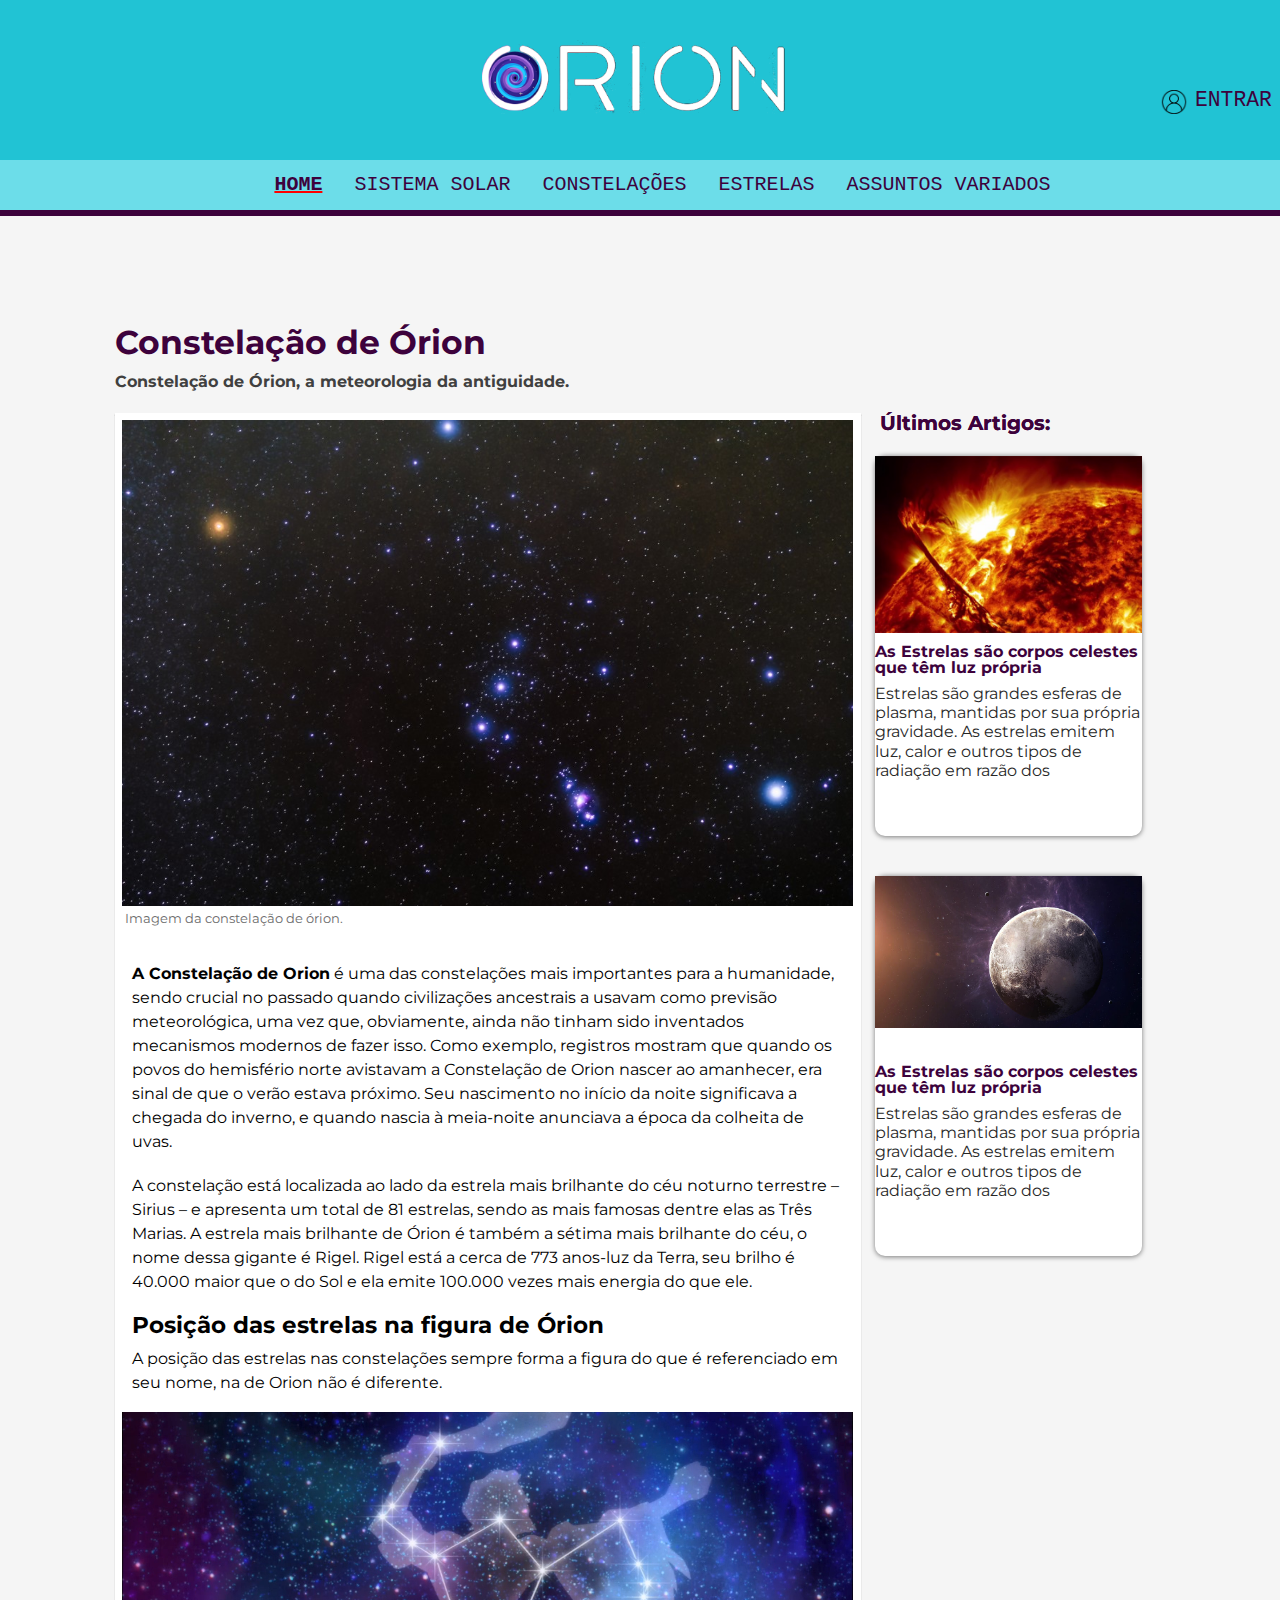
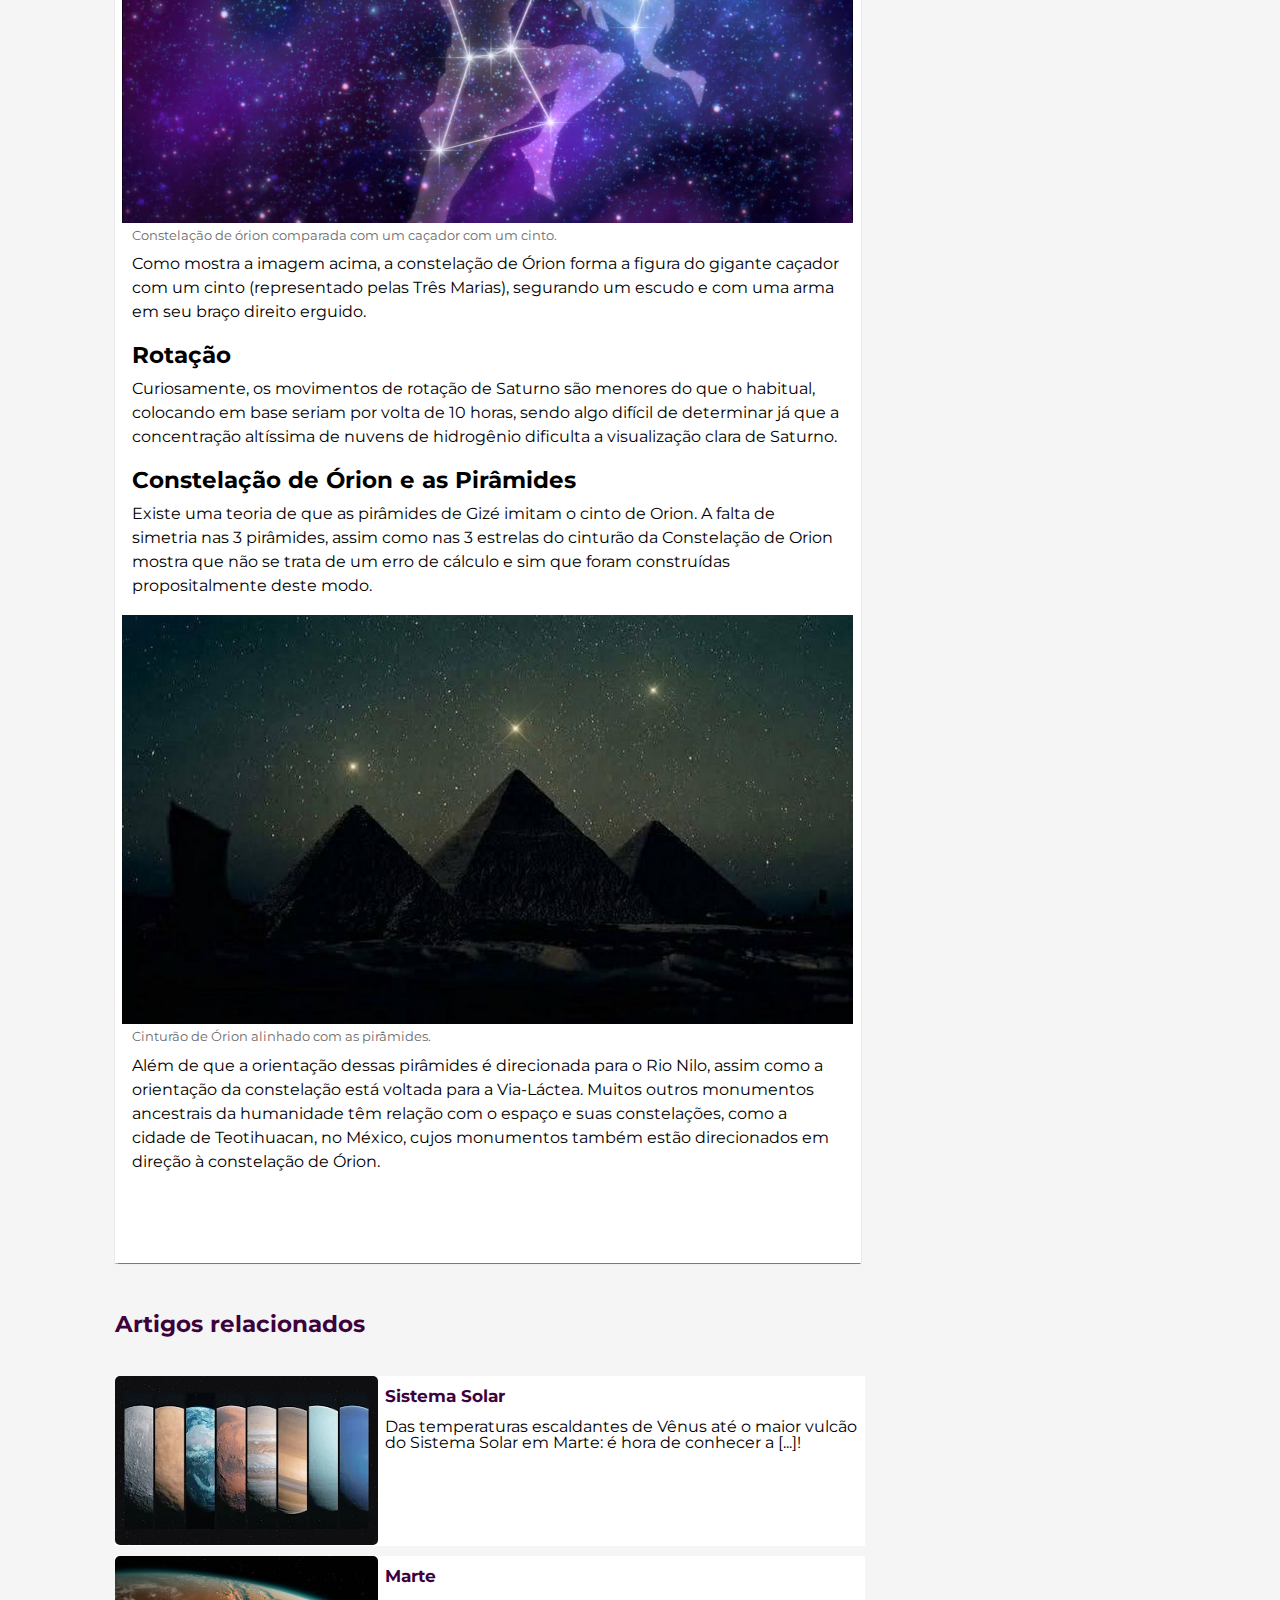
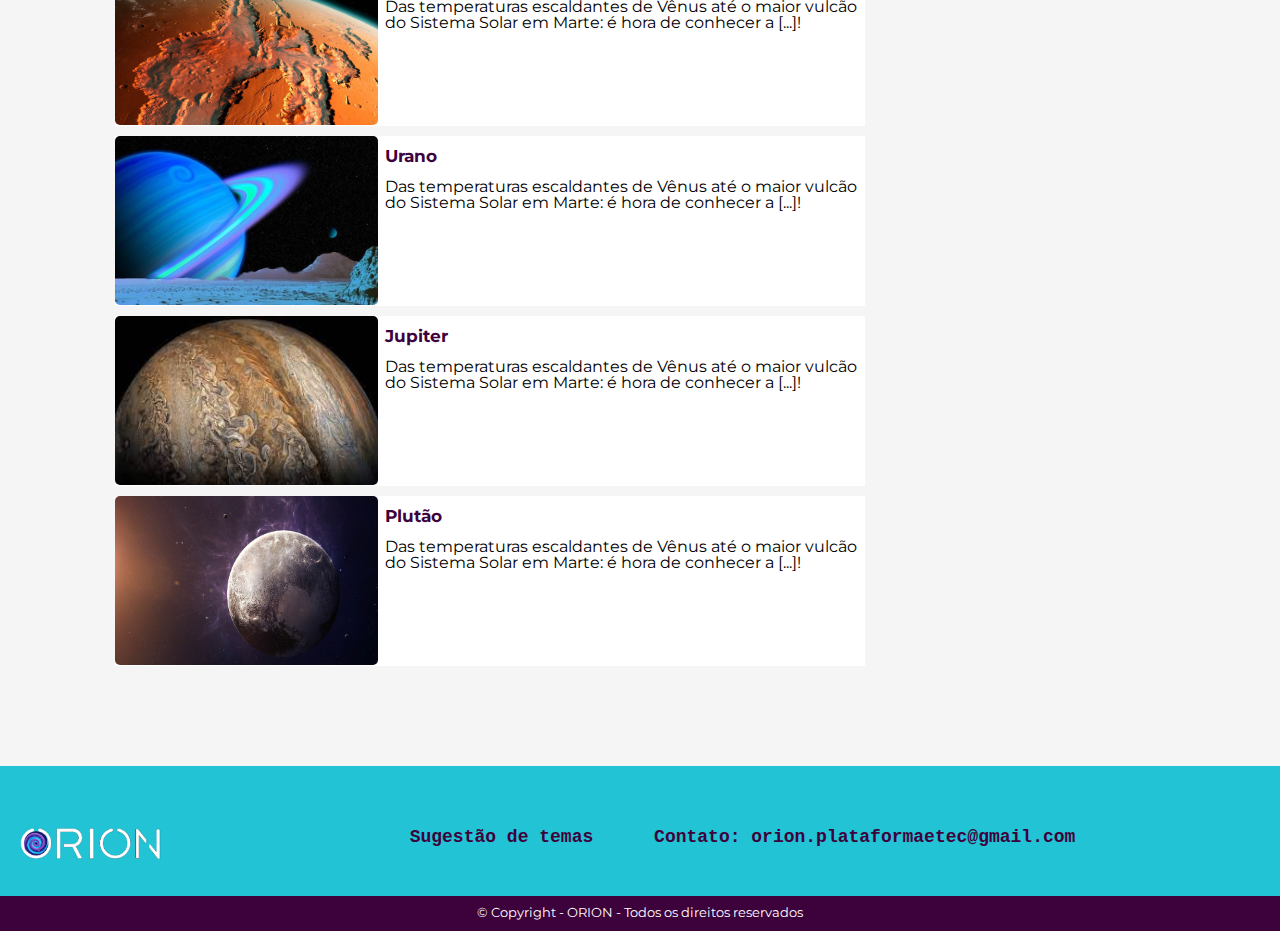
<file: Projeto orion/ConstÓrion.html>
<!DOCTYPE html>
<html lang="en">
<head>
    <link rel="stylesheet" href="css/reset.css">
    <link rel="stylesheet" href="css/header.css">
    <link rel="stylesheet" href="css/menu.css">
    <link rel="stylesheet" href="css/main.css">
    <link rel="stylesheet" href="css/main2.css">
    <link rel="stylesheet" href="css/carrosel.css">
    <link rel="stylesheet" href="css/abas.css">
    <link rel="stylesheet" href="css/artigoConstOrion.css">
    <link rel="stylesheet" href="css/artigo.css">
    <link rel="stylesheet" href="css/rodapeArtigo.css">
    <link rel="stylesheet" href="css/responsivoArtigos.css">

    <meta charset="UTF-8">
    <meta name="viewport" content="width=device-width, initial-scale=1.0">
    <link href="https://fonts.googleapis.com/css2?family=Montserrat&display=swap" rel="stylesheet">
    <title>Constelação de Órion</title>
</head>
<body>
        
    <div class="sombra">
    </div>
    <header class="cabeça">
        <div class="caixa-header">
            <h1 id="caixaLogo"><img src="img/logoOficial.png" id="img"> </h1>
            <div class="pesquisar">
            </div>
                
                        <nav class="botoes-extra">
                            <ul id="lista-FuncoesHeader">
              
                                <li id="entrarLi"><a href="cadastrar.html" style="text-decoration:none">ENTRAR</a></li>
                                <img src="img/iconeLogin.png" id="img-icone-login" alt="">
                            </ul>
                        </nav>
    </header>
    <div class="subHeader">
        <nav class="principais-temas">
            <ul id="lista-TemasHeader">
                <li id="homeLi" class="iten-lista"><a href="index.html">HOME</strong></a></li>
                <li id="sitemaSolarLi" class="iten-lista">SISTEMA SOLAR</a></li>
                <li id="constelacoesLi" class="iten-lista">CONSTELAÇÕES</a></li>
                <li id="estrelasLi" class="iten-lista">ESTRELAS</a></li>
                <li id="ASLi" class="iten-lista">ASSUNTOS VARIADOS</a></li>
            </ul>
        </nav>
    </div>

    <div class="caixaAbas">
        <div class="abas">
            <div class="caixaItensAbas1">
                <div class="itensAbas">
                    <p id="abaMercurio">Mercúrio</p>
                    <p  id="abaVenus">Vênus</p>
                    <p id="abaTerra">Terra</p>
                    <p id="abaMarte">Marte</p>
                    <p id="abaJúpiter">Júpiter</p>           
                    <p id="abaSaturno">Saturno</p>
                    <p id="abaUrano">Urano</p>
                    <p id="abaNetuno">Netuno</p>
                    </div>
            </div>
            <div class="caixaItensAbas2">
                <div class="itensAbas">
                    <p id="abaMercurio">Ursa Maior</p>
                    <p  id="abaVenus">Ursa Menor</p>
                    <p id="abaTerra">Cassiopéia</p>
                    <p id="abaMarte">Cruzeiro do Sul</p>
                    <p id="abaJúpiter">Pégaso</p>           
                    </div>
            </div>
            <div class="caixaItensAbas3">
                <div class="itensAbas">
                    <p id="abaMercurio">Vy Canis Majoris</p>
                    <p  id="abaVenus">V354 Cephei</p>
                    <p id="abaTerra">WOH  G64</p>
                    </div>
            </div>
            <div class="caixaItensAbas4">
                <div class="itensAbas">
                    <p id="abaMercurio">Estrelas cadentes</p>
                    <p  id="abaVenus">Teoria do Big Bang</p>
                    <p id="abaTerra">Órbitas: O que são?</p>
                    <p id="abaMarte">Asteróides</p>
                    </div>
            </div>
    
    
    
        </div>
    </div>
    <hr id="linhaDivisao">
    <div class="MAIN" id="MAIN2">
        <div class="imagemCarrocel" id="imagemCarrocel2"></div>
<div class="caixa-mainArtigo" id="caixa-mainArtigo2">

    <main>
<div class="caixa-mainArtigo">
    <div class="tituloArtigo">
        <h1>
            Constelação de Órion
        </h1>
        <div class="caixaSubituloArtigo">
            <p>Constelação de Órion, a meteorologia da antiguidade.</p>
        </div>
        
    </div>
    

    <div class="tituloArtigosSecundario">
       <p>Últimos Artigos:</p> 
    </div>
    <div class="ULTcaixaBranca4 ULTcaixaBrancaArtigo">
        <div class="zoom" id="caixaZoom3">
    <img src="img/sol.jpg" id="ULTSol-img" alt="" class="imagem">
    </div>
    <div id="rodape-imgPrincipal-MainUlT2">
    <p class="titulo-rodapeULTArtigo">
    As Estrelas são corpos celestes que têm luz própria
    <p class="subtitulo-rodapeULTArtigo">
        Estrelas são grandes esferas de plasma, mantidas por sua própria gravidade. As estrelas emitem luz, calor e outros tipos de radiação em razão dos 
    </p>
    </p></div>
</div>



<div class="tituloArtigosSecundario">
    <p>Últimos Artigos:</p> 
 </div>
 <div class="ULTcaixaBranca5 ULTcaixaBrancaArtigo">
     <div class="zoom" id="caixaZoom3">
 <img src="img/plutaojpg.jpg" id="ULTSol-img" alt="" class="imagem">
 </div>
 <div id="rodape-imgPrincipal-MainUlT2">
 <p class="titulo-rodapeULTArtigo">
 As Estrelas são corpos celestes que têm luz própria
 <p class="subtitulo-rodapeULTArtigo">
     Estrelas são grandes esferas de plasma, mantidas por sua própria gravidade. As estrelas emitem luz, calor e outros tipos de radiação em razão dos 
 </p>
 </p></div>
</div>



    <div class="subCaixa-mainArtigo">
        <img src="img/ConstelaçãoÓrion1.png" class="imgSaturno" >
        <p class="rodapeIMG">Imagem da constelação de órion.</p>
        <div class="textoArtigo">
            <p> <b class="negrito">A Constelação de Orion</b> é uma das constelações mais importantes para a humanidade, sendo crucial no passado quando civilizações ancestrais a usavam como previsão meteorológica, uma vez que, obviamente, ainda não tinham sido inventados mecanismos modernos de fazer isso. Como exemplo, registros mostram que quando os povos do hemisfério norte avistavam a Constelação de Orion nascer ao amanhecer, era sinal de que o verão estava próximo. Seu nascimento no início da noite significava a chegada do inverno, e quando nascia à meia-noite anunciava a época da colheita de uvas.</p>
            <p>
                A constelação está localizada ao lado da estrela mais brilhante do céu noturno terrestre – Sirius – e apresenta um total de 81 estrelas, sendo as mais famosas dentre elas as Três Marias. A estrela mais brilhante de Órion é também a sétima mais brilhante do céu, o nome dessa gigante é Rigel. Rigel está a cerca de 773 anos-luz da Terra, seu brilho é 40.000 maior que o do Sol e ela emite 100.000 vezes mais energia do que ele.   
                <h2 class="subTituloArtigo">Posição das estrelas na figura de Órion</h2>
                <p>A posição das estrelas nas constelações sempre forma a figura do que é referenciado em seu nome, na de Orion não é diferente.</p>
                <img src="img/ConstelaçãoÓrion2.png" class="imgSaturno" id="imgArtigo2" >
                <div class="rodapeIMG">Constelação de órion comparada com um caçador com um cinto.</div>
                <p>Como mostra a imagem acima, a constelação de Órion forma a figura do gigante caçador com um cinto (representado pelas Três Marias), segurando um escudo e com uma arma em seu braço direito erguido.</p>
                <h2 class="subTituloArtigo">Rotação</h2>
                <p>Curiosamente, os movimentos de rotação de Saturno são menores do que o habitual, colocando em base seriam por volta de 10 horas, sendo algo difícil de determinar já que a concentração altíssima de nuvens de hidrogênio dificulta a visualização clara de Saturno.</p>
                <h2 class="subTituloArtigo">Constelação de Órion e as Pirâmides</h2>
                <p>Existe uma teoria de que as pirâmides de Gizé imitam o cinto de Orion. A falta de simetria nas 3 pirâmides, assim como nas 3 estrelas do cinturão da Constelação de Orion mostra que não se trata de um erro de cálculo e sim que foram construídas propositalmente deste modo. </p>
                <img src="img/ConstelaçãoOrion3.png" class="imgSaturno" id="imgArtigo2" >
                <div class="rodapeIMG">Cinturão de Órion alinhado com as pirâmides.</div>
                <p>Além de que a orientação dessas pirâmides é direcionada para o Rio Nilo, assim como a orientação da constelação está voltada para a Via-Láctea. Muitos outros monumentos ancestrais da humanidade têm relação com o espaço e suas constelações, como a cidade de Teotihuacan, no México, cujos monumentos também estão direcionados em direção à constelação de Órion.</p>
            </p>

        </div>
    </div>
    <div class="tituloArtigo2">
        <h2>
            Artigos relacionados
        </h2>
</div>
 
<div class="caixaYTArtigo" id="caixaYTArtigo1">

    <img src="img/subImg/sistemaSolar2.jpg" class="imgYT">
    <div class="subCaixaArtigo">
        <h1 class="tituloYTArtigo">Sistema Solar</h1>
        <p>Das temperaturas escaldantes de Vênus até o maior vulcão do Sistema Solar em Marte: é hora de conhecer a [...]!</p>
    </div>
</div>



<div class="caixaYTArtigo" id="caixaYTArtigo2">
    <img src="img/marte.jpg" class="imgYT">
    <div class="subCaixaArtigo">
        <h1 class="tituloYTArtigo">Marte</h1>
        <p>Das temperaturas escaldantes de Vênus até o maior vulcão do Sistema Solar em Marte: é hora de conhecer a [...]!</p>
    </div>
</div>


<div class="caixaYTArtigo" id="caixaYTArtigo2">
    <img src="img/urano.jpg" class="imgYT">
    <div class="subCaixaArtigo">
        <h1 class="tituloYTArtigo">Urano</h1>
        <p>Das temperaturas escaldantes de Vênus até o maior vulcão do Sistema Solar em Marte: é hora de conhecer a [...]!</p>
    </div>
</div>

<div class="caixaYTArtigo" id="caixaYTArtigo2">
    <img src="img/jupiterjfif.jfif" class="imgYT">
    <div class="subCaixaArtigo">
        <h1 class="tituloYTArtigo">Jupiter</h1>
        <p>Das temperaturas escaldantes de Vênus até o maior vulcão do Sistema Solar em Marte: é hora de conhecer a [...]!</p>
    </div>
</div>

<div class="caixaYTArtigo" id="caixaYTArtigo2">
    <img src="img/plutaojpg.jpg" class="imgYT">
    <div class="subCaixaArtigo">
        <h1 class="tituloYTArtigo">Plutão</h1>
        <p>Das temperaturas escaldantes de Vênus até o maior vulcão do Sistema Solar em Marte: é hora de conhecer a [...]!</p>
    </div>
</div>


</div>
    </main>

    <br><br><br><br>
</div>
    <footer>
        <div class="caixa-header">
            <img src="img/logoOficial.png" class="logoRodape">
            <div class="subRodape">
                <nav class="principais-temas">
                    <ul id="lista-TemasRodape">
                        <li id="lancamentosLi" class="iten-lista">Sugestão de temas</a></li>
                        <li id="estrelasLi" class="iten-lista">Contato: orion.plataformaetec@gmail.com</a></li>
                    </ul>
                </nav>
            </div>
        </div>
        <div class="subFooter">
            <div class="caixaFooter"><p>© Copyright - ORION - Todos os direitos reservados</p></div>
        </div>
    </footer>
    <script src="js/abas.js"></script>
    <script src="js/mobile-navbar.js"></script>
    <script src="js/carrossel.js"></script>
</body>
</html>
</file>
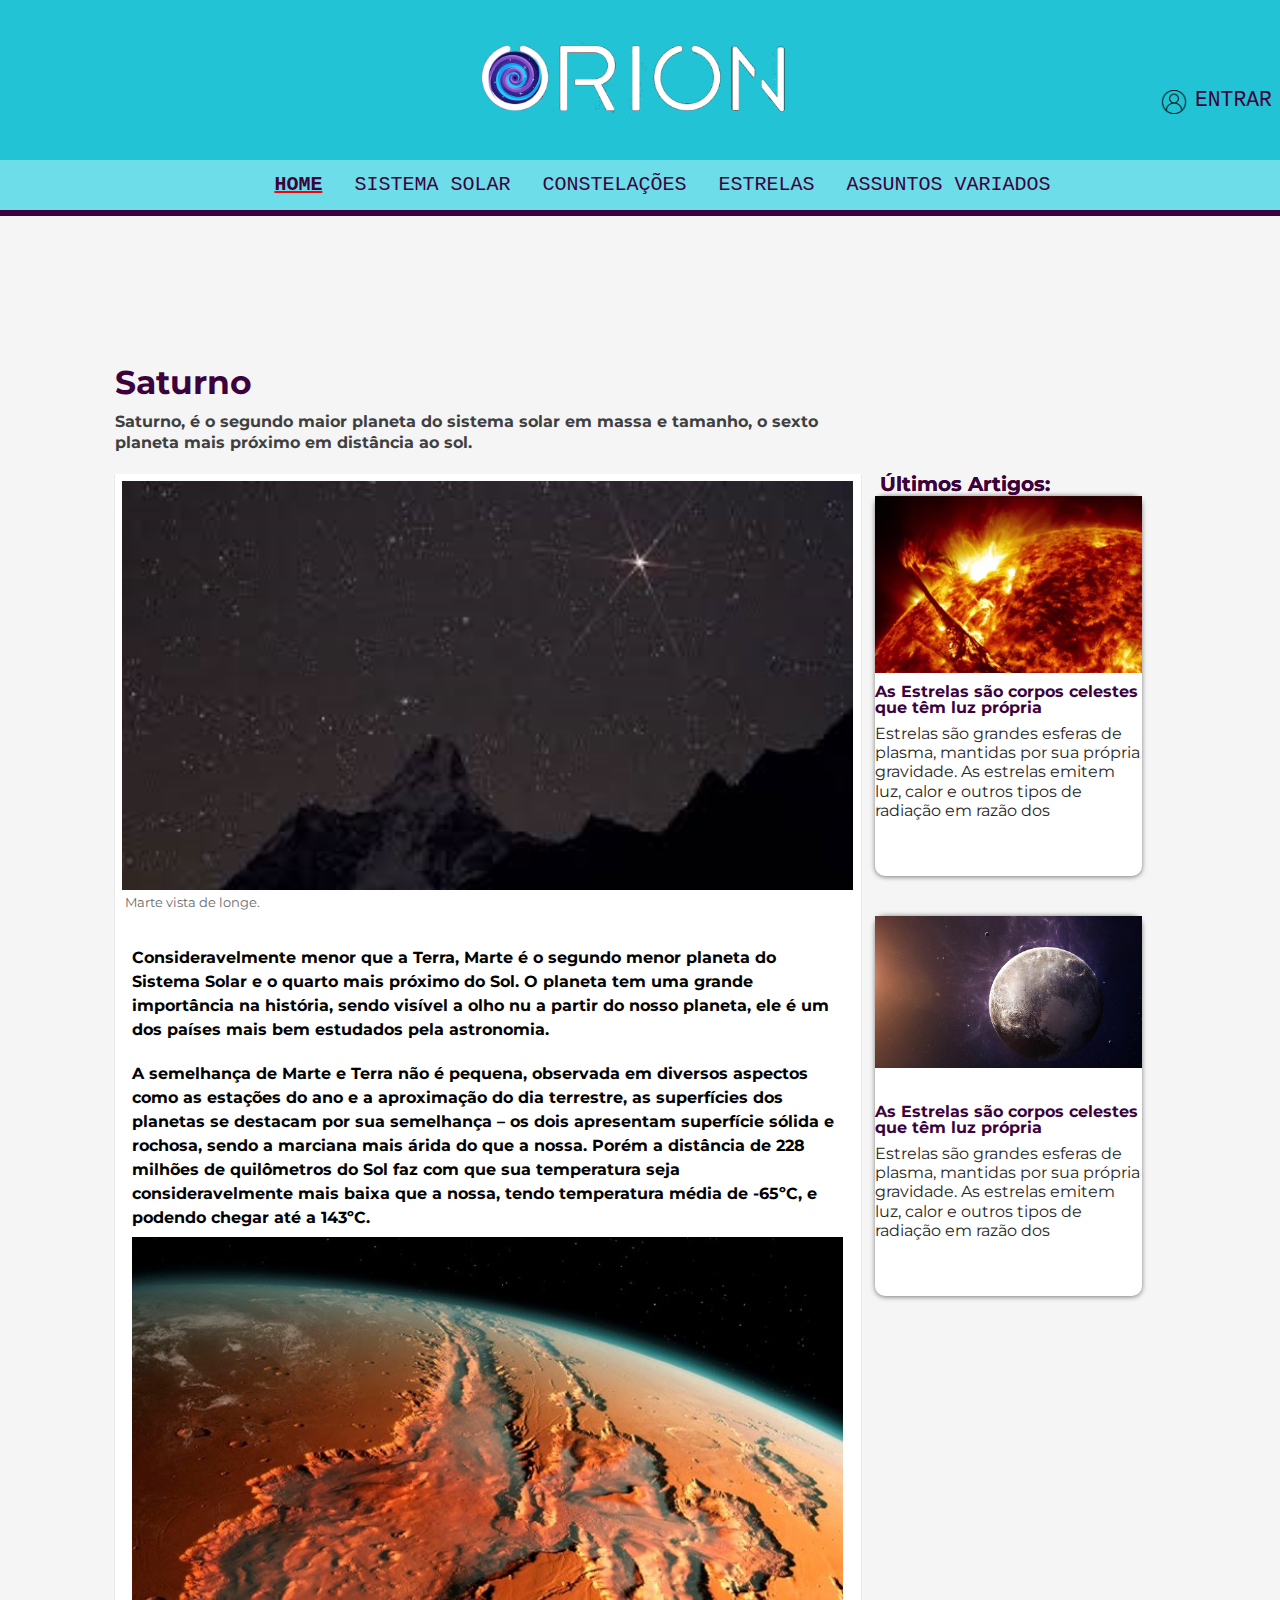
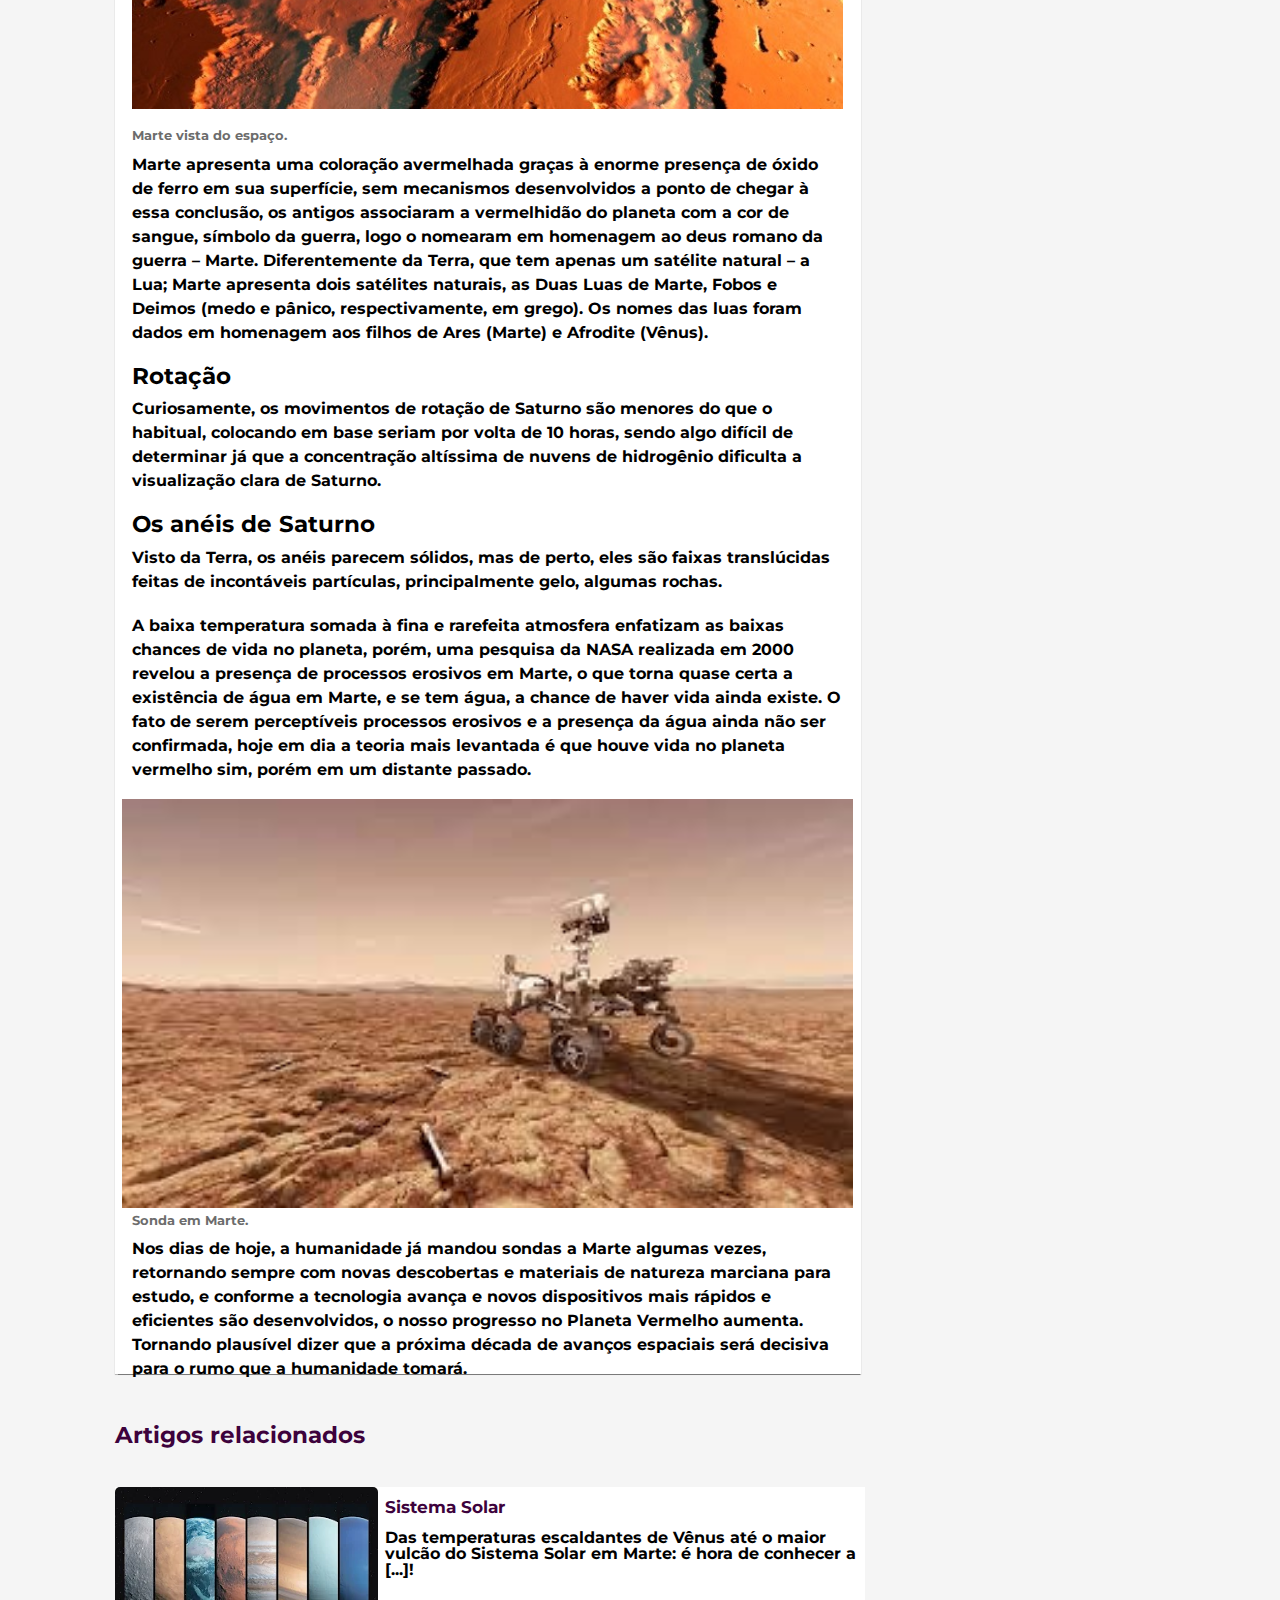
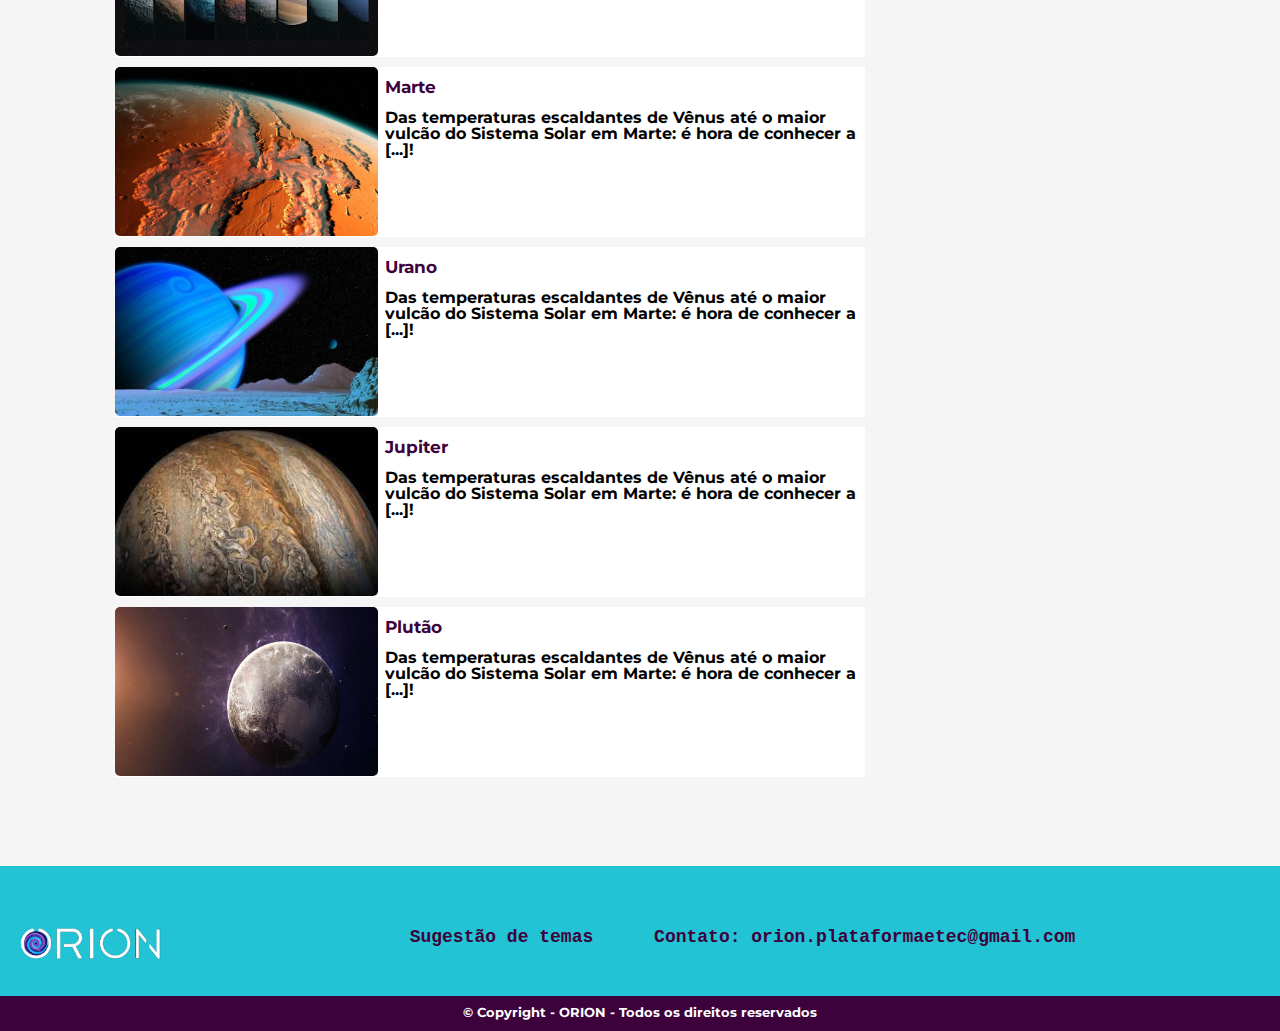
<file: Projeto orion/Marte.html>
<!DOCTYPE html>
<html lang="en">
<head>
    <link rel="stylesheet" href="css/reset.css">
    <link rel="stylesheet" href="css/header.css">
    <link rel="stylesheet" href="css/menu.css">
    <link rel="stylesheet" href="css/main.css">
    <link rel="stylesheet" href="css/main2.css">
    <link rel="stylesheet" href="css/carrosel.css">
    <link rel="stylesheet" href="css/abas.css">
    <link rel="stylesheet" href="css/artigo.css">
    <link rel="stylesheet" href="css/artigoMarte.css">
    <link rel="stylesheet" href="css/rodapeArtigo.css">

    <meta charset="UTF-8">
    <meta name="viewport" content="width=device-width, initial-scale=1.0">
    <link href="https://fonts.googleapis.com/css2?family=Montserrat&display=swap" rel="stylesheet">
    <title>Marte, o planeta vermelho.</title>
</head>
<body>
    
    <div class="sombra">
    </div>
    <header class="cabeça">
        <div class="caixa-header">
            <h1 id="caixaLogo"><img src="img/logoOficial.png" id="img"> </h1>
            <div class="pesquisar">
            </div>
                
                        <nav class="botoes-extra">
                            <ul id="lista-FuncoesHeader">
              
                                <li id="entrarLi"><a href="cadastrar.html" style="text-decoration:none">ENTRAR</a></li>
                                <img src="img/iconeLogin.png" id="img-icone-login" alt="">
                            </ul>
                        </nav>
    </header>
    <div class="subHeader">
        <nav class="principais-temas">
            <ul id="lista-TemasHeader">
                <li id="homeLi" class="iten-lista"><a href="index.html">HOME</strong></a></li>
                <li id="sitemaSolarLi" class="iten-lista">SISTEMA SOLAR</a></li>
                <li id="constelacoesLi" class="iten-lista">CONSTELAÇÕES</a></li>
                <li id="estrelasLi" class="iten-lista">ESTRELAS</a></li>
                <li id="ASLi" class="iten-lista">ASSUNTOS VARIADOS</a></li>
            </ul>
        </nav>
    </div>


    <div class="caixaAbas">
        <div class="abas">
            <div class="caixaItensAbas1">
                <div class="itensAbas">
                    <p id="abaMercurio">Mercúrio</p>
                    <p  id="abaVenus">Vênus</p>
                    <p id="abaTerra">Terra</p>
                    <p id="abaMarte">Marte</p>
                    <p id="abaJúpiter">Júpiter</p>           
                    <p id="abaSaturno">Saturno</p>
                    <p id="abaUrano">Urano</p>
                    <p id="abaNetuno">Netuno</p>
                    </div>
            </div>
            <div class="caixaItensAbas2">
                <div class="itensAbas">
                    <p id="abaMercurio">Ursa Maior</p>
                    <p  id="abaVenus">Ursa Menor</p>
                    <p id="abaTerra">Cassiopéia</p>
                    <p id="abaMarte">Cruzeiro do Sul</p>
                    <p id="abaJúpiter">Pégaso</p>           
                    </div>
            </div>
            <div class="caixaItensAbas3">
                <div class="itensAbas">
                    <p id="abaMercurio">Vy Canis Majoris</p>
                    <p  id="abaVenus">V354 Cephei</p>
                    <p id="abaTerra">WOH  G64</p>
                    </div>
            </div>
            <div class="caixaItensAbas4">
                <div class="itensAbas">
                    <p id="abaMercurio">Estrelas cadentes</p>
                    <p  id="abaVenus">Teoria do Big Bang</p>
                    <p id="abaTerra">Órbitas: O que são?</p>
                    <p id="abaMarte">Asteróides</p>
                    </div>
            </div>
    </div>
    
    
        </div>


        <hr id="linhaDivisao">
        <div class="MAIN" id="MAIN2">
            <div class="imagemCarrocel" id="imagemCarrocel2"></div>
    <div class="caixa-mainArtigo" id="caixa-mainArtigo2">
    <main>

<div class="caixa-mainArtigo">
    <div class="tituloArtigo">
        <h1>
            Saturno
        </h1>
        <div class="caixaSubituloArtigo">
            <p>Saturno, é o segundo maior planeta do sistema solar em massa e tamanho, o sexto planeta mais próximo em distância ao sol.</p>
        </div>
        
    </div>
    

    <div class="tituloArtigosSecundario">
       <p>Últimos Artigos:</p> 
    </div>
    <div class="ULTcaixaBranca4 ULTcaixaBrancaArtigo">
        <div class="zoom" id="caixaZoom3">
    <img src="img/sol.jpg" id="ULTSol-img" alt="" class="imagem">
    </div>
    <div id="rodape-imgPrincipal-MainUlT2">
    <p class="titulo-rodapeULTArtigo">
    As Estrelas são corpos celestes que têm luz própria
    <p class="subtitulo-rodapeULTArtigo">
        Estrelas são grandes esferas de plasma, mantidas por sua própria gravidade. As estrelas emitem luz, calor e outros tipos de radiação em razão dos 
    </p>
    </p></div>
</div>



<div class="tituloArtigosSecundario">
    <p>Últimos Artigos:</p> 
 </div>
 <div class="ULTcaixaBranca5 ULTcaixaBrancaArtigo">
     <div class="zoom" id="caixaZoom3">
 <img src="img/plutaojpg.jpg" id="ULTSol-img" alt="" class="imagem">
 </div>
 <div id="rodape-imgPrincipal-MainUlT2">
 <p class="titulo-rodapeULTArtigo">
 As Estrelas são corpos celestes que têm luz própria
 <p class="subtitulo-rodapeULTArtigo">
     Estrelas são grandes esferas de plasma, mantidas por sua própria gravidade. As estrelas emitem luz, calor e outros tipos de radiação em razão dos 
 </p>
 </p></div>
</div>



    <div class="subCaixa-mainArtigo">
        <img src="img/Marte1.jpg" class="imgSaturno" >
        <p class="rodapeIMG">Marte vista de longe.</p>
        <div class="textoArtigo">
            <p> <b class="negrito">Consideravelmente menor que a Terra, Marte é o segundo menor planeta do Sistema Solar e o quarto mais próximo do Sol. O planeta tem uma grande importância na história, sendo visível a olho nu a partir do nosso planeta, ele é um dos países mais bem estudados pela astronomia.</p>
            <p>
                A semelhança de Marte e Terra não é pequena, observada em diversos aspectos como as estações do ano e a aproximação do dia terrestre, as superfícies dos planetas se destacam por sua semelhança – os dois apresentam superfície sólida e rochosa, sendo a marciana mais árida do que a nossa. Porém a distância de 228 milhões de quilômetros do Sol faz com que sua temperatura seja consideravelmente mais baixa que a nossa, tendo temperatura média de -65ºC, e podendo chegar até a 143ºC.
                <img src="img/Marte2.jpg" class="imgSaturno" id="imgArtigo2" >
                <div class="rodapeIMG">Marte vista do espaço.</div>
                <p>Marte apresenta uma coloração avermelhada graças à enorme presença de óxido de ferro em sua superfície, sem mecanismos desenvolvidos a ponto de chegar à essa conclusão, os antigos associaram a vermelhidão do planeta com a cor de sangue, símbolo da guerra, logo o nomearam em homenagem ao deus romano da guerra – Marte. Diferentemente da Terra, que tem apenas um satélite natural – a Lua; Marte apresenta dois satélites naturais, as Duas Luas de Marte, Fobos e Deimos (medo e pânico, respectivamente, em grego). Os nomes das luas foram dados em homenagem aos filhos de Ares (Marte) e Afrodite (Vênus). </p>
                <h2 class="subTituloArtigo">Rotação</h2>
                <p>Curiosamente, os movimentos de rotação de Saturno são menores do que o habitual, colocando em base seriam por volta de 10 horas, sendo algo difícil de determinar já que a concentração altíssima de nuvens de hidrogênio dificulta a visualização clara de Saturno.</p>
                <h2 class="subTituloArtigo">Os anéis de Saturno</h2>
                <p>Visto da Terra, os anéis parecem sólidos, mas de perto, eles são faixas translúcidas feitas de incontáveis partículas, principalmente gelo, algumas rochas.</p>
                <p>  A baixa temperatura somada à fina e rarefeita atmosfera enfatizam as baixas chances de vida no planeta, porém, uma pesquisa da NASA realizada em 2000 revelou a presença de processos erosivos em Marte, o que torna quase certa a existência de água em Marte, e se tem água, a chance de haver vida ainda existe. O fato de serem perceptíveis processos erosivos e a presença da água ainda não ser confirmada, hoje em dia a teoria mais levantada é que houve vida no planeta vermelho sim, porém em um distante passado.</p>
                <img src="img/Marte3.jpg" class="imgSaturno" id="imgArtigo2" >
                <div class="rodapeIMG">Sonda em Marte.</div>
                <p>Nos dias de hoje, a humanidade já mandou sondas a Marte algumas vezes, retornando sempre com novas descobertas e materiais de natureza marciana para estudo, e conforme a tecnologia avança e novos dispositivos mais rápidos e eficientes são desenvolvidos, o nosso progresso no Planeta Vermelho aumenta. Tornando plausível dizer que a próxima década de avanços espaciais será decisiva para o rumo que a humanidade tomará. </p>
            </p>

        </div>
    </div>
    <div class="tituloArtigo2">
        <h2>
            Artigos relacionados
        </h2>
</div>
 
<div class="caixaYTArtigo" id="caixaYTArtigo1">

    <img src="img/subImg/sistemaSolar2.jpg" class="imgYT">
    <div class="subCaixaArtigo">
        <h1 class="tituloYTArtigo">Sistema Solar</h1>
        <p>Das temperaturas escaldantes de Vênus até o maior vulcão do Sistema Solar em Marte: é hora de conhecer a [...]!</p>
    </div>
</div>



<div class="caixaYTArtigo" id="caixaYTArtigo2">
    <img src="img/marte.jpg" class="imgYT">
    <div class="subCaixaArtigo">
        <h1 class="tituloYTArtigo">Marte</h1>
        <p>Das temperaturas escaldantes de Vênus até o maior vulcão do Sistema Solar em Marte: é hora de conhecer a [...]!</p>
    </div>
</div>


<div class="caixaYTArtigo" id="caixaYTArtigo2">
    <img src="img/urano.jpg" class="imgYT">
    <div class="subCaixaArtigo">
        <h1 class="tituloYTArtigo">Urano</h1>
        <p>Das temperaturas escaldantes de Vênus até o maior vulcão do Sistema Solar em Marte: é hora de conhecer a [...]!</p>
    </div>
</div>

<div class="caixaYTArtigo" id="caixaYTArtigo2">
    <img src="img/jupiterjfif.jfif" class="imgYT">
    <div class="subCaixaArtigo">
        <h1 class="tituloYTArtigo">Jupiter</h1>
        <p>Das temperaturas escaldantes de Vênus até o maior vulcão do Sistema Solar em Marte: é hora de conhecer a [...]!</p>
    </div>
</div>

<div class="caixaYTArtigo" id="caixaYTArtigo2">
    <img src="img/plutaojpg.jpg" class="imgYT">
    <div class="subCaixaArtigo">
        <h1 class="tituloYTArtigo">Plutão</h1>
        <p>Das temperaturas escaldantes de Vênus até o maior vulcão do Sistema Solar em Marte: é hora de conhecer a [...]!</p>
    </div>
</div>


</div>
    </main>

    <br><br><br><br>

</div>
    <footer>
        <div class="caixa-header">
            <img src="img/logoOficial.png" class="logoRodape">
            <div class="subRodape">
                <nav class="principais-temas">
                    <ul id="lista-TemasRodape">
                        <li id="lancamentosLi" class="iten-lista">Sugestão de temas</a></li>
                        <li id="estrelasLi" class="iten-lista">Contato: orion.plataformaetec@gmail.com</a></li>
                    </ul>
                </nav>
            </div>
        </div>
        <div class="subFooter">
            <div class="caixaFooter"><p>© Copyright - ORION - Todos os direitos reservados</p></div>
        </div>
    </footer>
    <script src="js/abas.js"></script>
    <script src="js/index.js"></script>
    <script src="js/carrossel.js"></script>
</body>
</html>
</file>
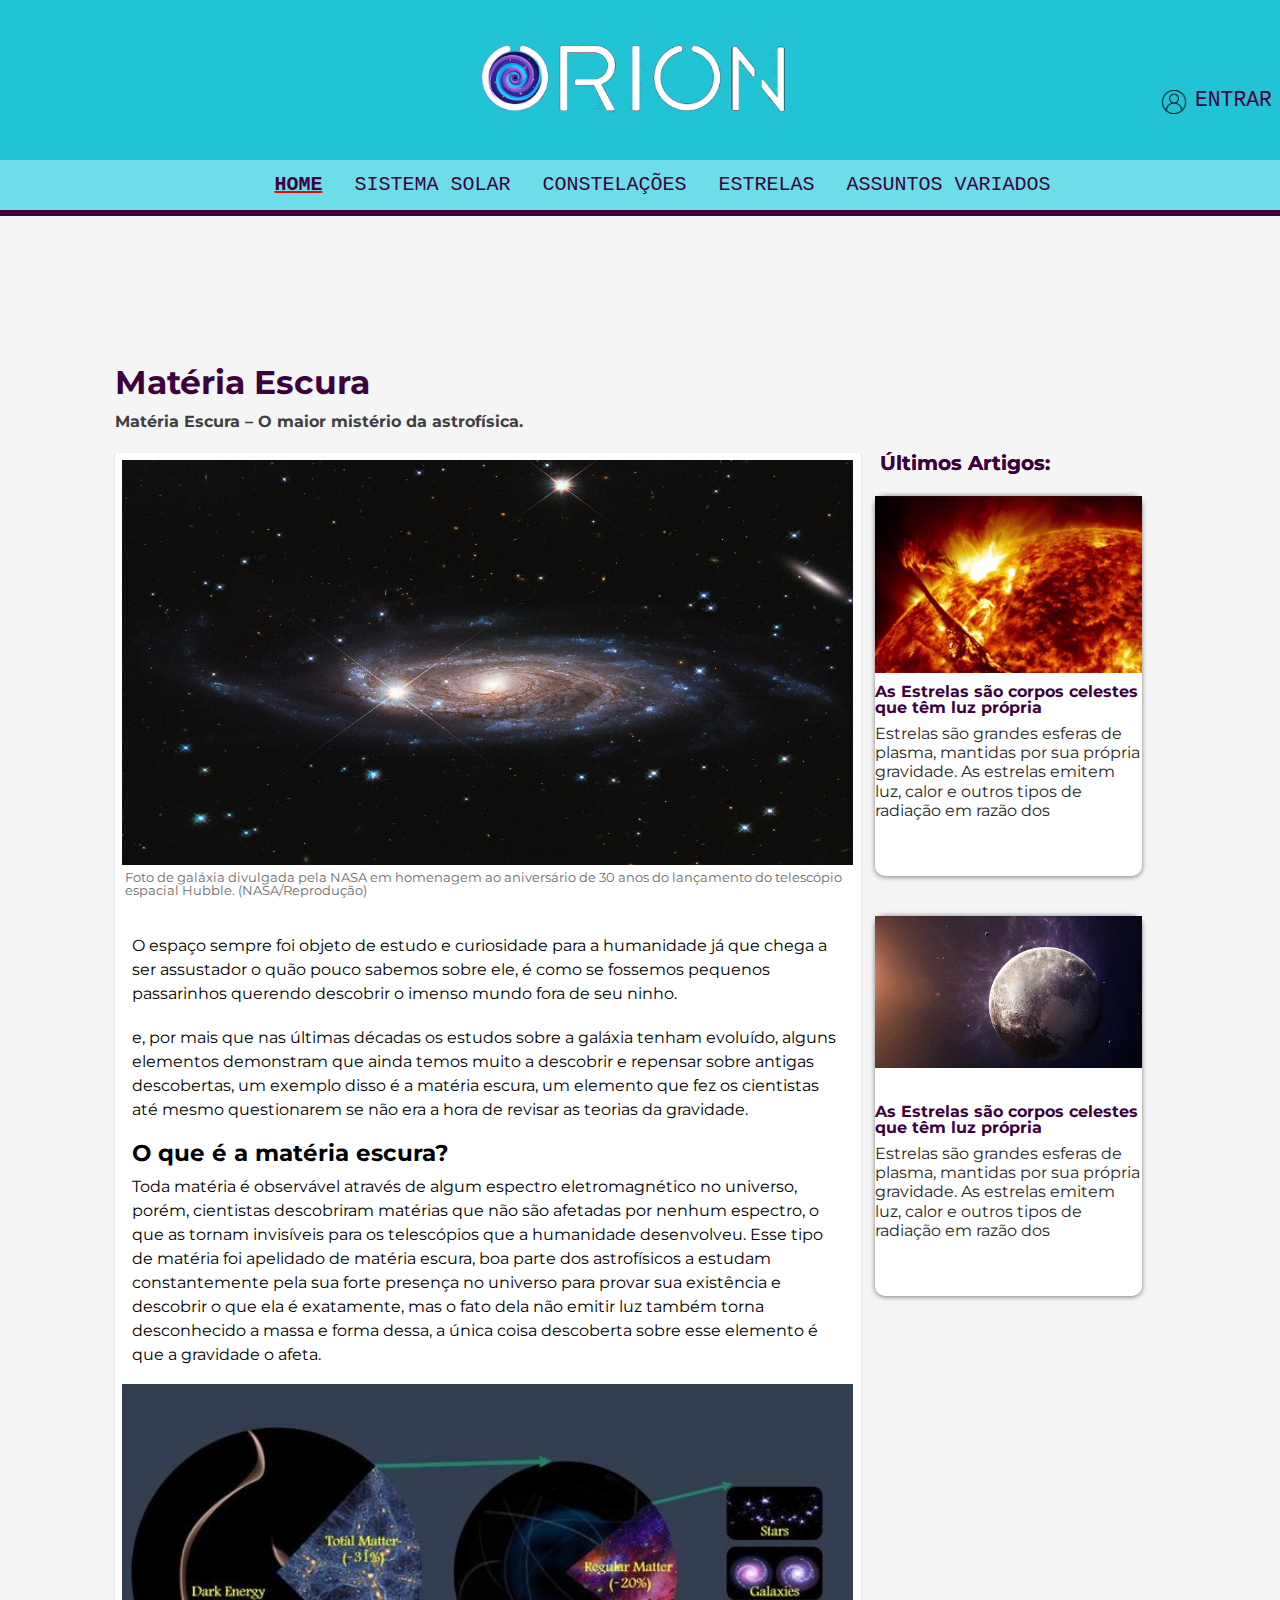
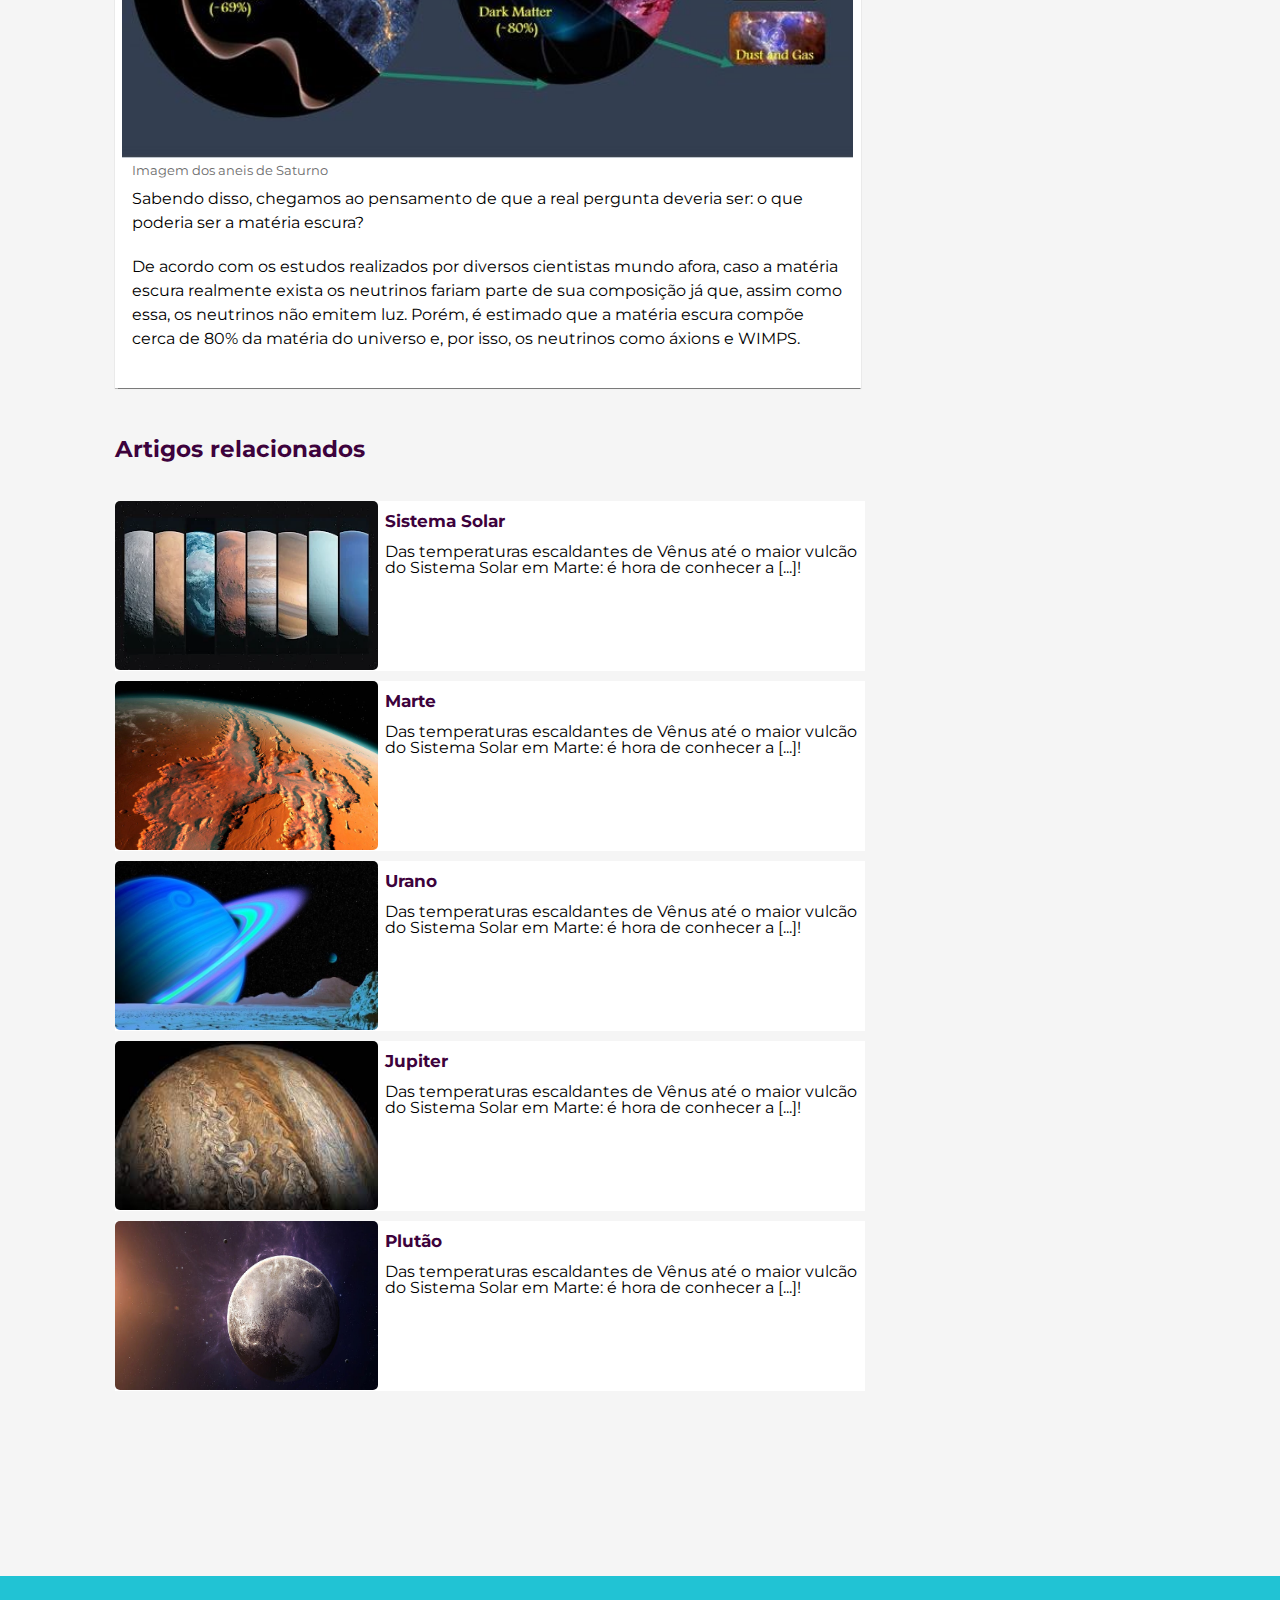
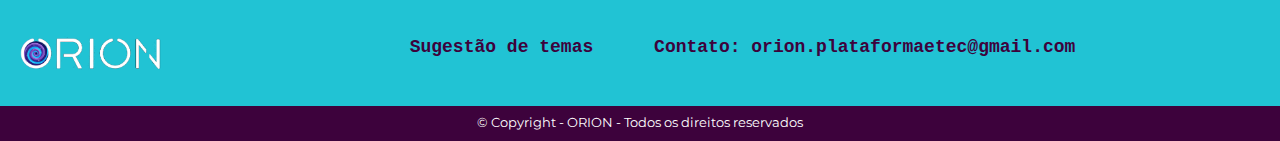
<file: Projeto orion/matEscura.html>
<!DOCTYPE html>
<html lang="en">
<head>
    <link rel="stylesheet" href="css/reset.css">
    <link rel="stylesheet" href="css/header.css">
    <link rel="stylesheet" href="css/menu.css">
    <link rel="stylesheet" href="css/main.css">
    <link rel="stylesheet" href="css/main2.css">
    <link rel="stylesheet" href="css/carrosel.css">
<link rel="stylesheet" href="css/abas.css">
<link rel="stylesheet" href="css/artigo.css">
    <link rel="stylesheet" href="css/artigoMatEscura.css">
    <link rel="stylesheet" href="css/rodapeArtigoME.css">

    <meta charset="UTF-8">
    <meta name="viewport" content="width=device-width, initial-scale=1.0">
    <link href="https://fonts.googleapis.com/css2?family=Montserrat&display=swap" rel="stylesheet">
    <title>Matéria Escura – O maior mistério da astrofísica</title>
</head>
<body>
      
    <div class="sombra">
    </div>
    <header class="cabeça">
        <div class="caixa-header">
            <h1 id="caixaLogo"><img src="img/logoOficial.png" id="img"> </h1>
            <div class="pesquisar">
            </div>
                
                        <nav class="botoes-extra">
                            <ul id="lista-FuncoesHeader">
              
                                <li id="entrarLi"><a href="cadastrar.html" style="text-decoration:none">ENTRAR</a></li>
                                <img src="img/iconeLogin.png" id="img-icone-login" alt="">
                            </ul>
                        </nav>
    </header>
    <div class="subHeader">
        <nav class="principais-temas">
            <ul id="lista-TemasHeader">
                <li id="homeLi" class="iten-lista"><a href="index.html">HOME</strong></a></li>
                <li id="sitemaSolarLi" class="iten-lista">SISTEMA SOLAR</a></li>
                <li id="constelacoesLi" class="iten-lista">CONSTELAÇÕES</a></li>
                <li id="estrelasLi" class="iten-lista">ESTRELAS</a></li>
                <li id="ASLi" class="iten-lista">ASSUNTOS VARIADOS</a></li>
            </ul>
        </nav>
    </div>


    <div class="caixaAbas">
        <div class="abas">
            <div class="caixaItensAbas1">
                <div class="itensAbas">
                    <p id="abaMercurio">Mercúrio</p>
                    <p  id="abaVenus">Vênus</p>
                    <p id="abaTerra">Terra</p>
                    <p id="abaMarte">Marte</p>
                    <p id="abaJúpiter">Júpiter</p>           
                    <p id="abaSaturno">Saturno</p>
                    <p id="abaUrano">Urano</p>
                    <p id="abaNetuno">Netuno</p>
                    </div>
            </div>
            <div class="caixaItensAbas2">
                <div class="itensAbas">
                    <p id="abaMercurio">Ursa Maior</p>
                    <p  id="abaVenus">Ursa Menor</p>
                    <p id="abaTerra">Cassiopéia</p>
                    <p id="abaMarte">Cruzeiro do Sul</p>
                    <p id="abaJúpiter">Pégaso</p>           
                    </div>
            </div>
            <div class="caixaItensAbas3">
                <div class="itensAbas">
                    <p id="abaMercurio">Vy Canis Majoris</p>
                    <p  id="abaVenus">V354 Cephei</p>
                    <p id="abaTerra">WOH  G64</p>
                    </div>
            </div>
            <div class="caixaItensAbas4">
                <div class="itensAbas">
                    <p id="abaMercurio">Estrelas cadentes</p>
                    <p  id="abaVenus">Teoria do Big Bang</p>
                    <p id="abaTerra">Órbitas: O que são?</p>
                    <p id="abaMarte">Asteróides</p>
                    </div>
            </div>
    </div>
    
    
        </div>


        <hr id="linhaDivisao">
        <div class="MAIN" id="MAIN2">
            <div class="imagemCarrocel" id="imagemCarrocel2"></div>
    <div class="caixa-mainArtigo" id="caixa-mainArtigo2">
    <main>
<div class="caixa-mainArtigo">
    <div class="tituloArtigo">
        <h1>
            Matéria Escura 
        </h1>
        <div class="caixaSubituloArtigo">
            <p>Matéria Escura – O maior mistério da astrofísica.</p>
        </div>
        
    </div>
    

    <div class="tituloArtigosSecundario">
       <p>Últimos Artigos:</p> 
    </div>
    <div class="ULTcaixaBranca4 ULTcaixaBrancaArtigo">
        <div class="zoom" id="caixaZoom3">
    <img src="img/sol.jpg" id="ULTSol-img" alt="" class="imagem">
    </div>
    <div id="rodape-imgPrincipal-MainUlT2">
    <p class="titulo-rodapeULTArtigo">
    As Estrelas são corpos celestes que têm luz própria
    <p class="subtitulo-rodapeULTArtigo">
        Estrelas são grandes esferas de plasma, mantidas por sua própria gravidade. As estrelas emitem luz, calor e outros tipos de radiação em razão dos 
    </p>
    </p></div>
</div>



<div class="tituloArtigosSecundario">
    <p>Últimos Artigos:</p> 
 </div>
 <div class="ULTcaixaBranca5 ULTcaixaBrancaArtigo">
     <div class="zoom" id="caixaZoom3">
 <img src="img/plutaojpg.jpg" id="ULTSol-img" alt="" class="imagem">
 </div>
 <div id="rodape-imgPrincipal-MainUlT2">
 <p class="titulo-rodapeULTArtigo">
 As Estrelas são corpos celestes que têm luz própria
 <p class="subtitulo-rodapeULTArtigo">
     Estrelas são grandes esferas de plasma, mantidas por sua própria gravidade. As estrelas emitem luz, calor e outros tipos de radiação em razão dos 
 </p>
 </p></div>
</div>



    <div class="subCaixa-mainArtigo">
        <img src="img/matEscura1.jpg" class="imgSaturno" >
        <p class="rodapeIMG">Foto de galáxia divulgada pela NASA em homenagem ao aniversário de 30 anos do lançamento do telescópio espacial Hubble. (NASA/Reprodução)</p>
        <div class="textoArtigo">
            <p> O espaço sempre foi objeto de estudo e curiosidade para a humanidade já que chega a ser assustador o quão pouco sabemos sobre ele, é como se fossemos pequenos passarinhos querendo descobrir o imenso mundo fora de seu ninho.</p>
            <p>
                e, por mais que nas últimas décadas os estudos sobre a galáxia tenham evoluído, alguns elementos demonstram que ainda temos muito a descobrir e repensar sobre antigas descobertas, um exemplo disso é a matéria escura, um elemento que fez os cientistas até mesmo questionarem se não era a hora de revisar as teorias da gravidade. 
                <h2 class="subTituloArtigo">O que é a matéria escura?</h2>
                <p>Toda matéria é observável através de algum espectro eletromagnético no universo, porém, cientistas descobriram matérias que não são afetadas por nenhum espectro, o que as tornam invisíveis para os telescópios que a humanidade desenvolveu. Esse tipo de matéria foi apelidado de matéria escura, boa parte dos astrofísicos a estudam constantemente pela sua forte presença no universo para provar sua existência e descobrir o que ela é exatamente, mas o fato dela não emitir luz também torna desconhecido a massa e forma dessa, a única coisa descoberta sobre esse elemento é que a gravidade o afeta.</p>
                <img src="img/matEscura2.jpg" class="imgSaturno" id="imgArtigo2" >
                <div class="rodapeIMG">Imagem dos aneis de Saturno</div>
                <p>Sabendo disso, chegamos ao pensamento de que a real pergunta deveria ser: o que poderia ser a matéria escura?</p>
             
                <p>De acordo com os estudos realizados por diversos cientistas mundo afora, caso a matéria escura realmente exista os neutrinos fariam parte de sua composição já que, assim como essa, os neutrinos não emitem luz. Porém, é estimado que a matéria escura compõe cerca de 80% da matéria do universo e, por isso, os neutrinos como áxions e WIMPS.</p>
                
            </p>

        </div>
    </div>
    <div class="tituloArtigo2">
        <h2>
            Artigos relacionados
        </h2>
</div>
 
<div class="caixaYTArtigo" id="caixaYTArtigo1">

    <img src="img/subImg/sistemaSolar2.jpg" class="imgYT">
    <div class="subCaixaArtigo">
        <h1 class="tituloYTArtigo">Sistema Solar</h1>
        <p>Das temperaturas escaldantes de Vênus até o maior vulcão do Sistema Solar em Marte: é hora de conhecer a [...]!</p>
    </div>
</div>



<div class="caixaYTArtigo" id="caixaYTArtigo2">
    <img src="img/marte.jpg" class="imgYT">
    <div class="subCaixaArtigo">
        <h1 class="tituloYTArtigo">Marte</h1>
        <p>Das temperaturas escaldantes de Vênus até o maior vulcão do Sistema Solar em Marte: é hora de conhecer a [...]!</p>
    </div>
</div>


<div class="caixaYTArtigo" id="caixaYTArtigo2">
    <img src="img/urano.jpg" class="imgYT">
    <div class="subCaixaArtigo">
        <h1 class="tituloYTArtigo">Urano</h1>
        <p>Das temperaturas escaldantes de Vênus até o maior vulcão do Sistema Solar em Marte: é hora de conhecer a [...]!</p>
    </div>
</div>

<div class="caixaYTArtigo" id="caixaYTArtigo2">
    <img src="img/jupiterjfif.jfif" class="imgYT">
    <div class="subCaixaArtigo">
        <h1 class="tituloYTArtigo">Jupiter</h1>
        <p>Das temperaturas escaldantes de Vênus até o maior vulcão do Sistema Solar em Marte: é hora de conhecer a [...]!</p>
    </div>
</div>

<div class="caixaYTArtigo" id="caixaYTArtigo2">
    <img src="img/plutaojpg.jpg" class="imgYT">
    <div class="subCaixaArtigo">
        <h1 class="tituloYTArtigo">Plutão</h1>
        <p>Das temperaturas escaldantes de Vênus até o maior vulcão do Sistema Solar em Marte: é hora de conhecer a [...]!</p>
    </div>
</div>


</div>
    </main>

    <br><br><br><br>
</div>
    <footer>
        <div class="caixa-header">
            <img src="img/logoOficial.png" class="logoRodape">
            <div class="subRodape">
                <nav class="principais-temas">
                    <ul id="lista-TemasRodape">
                        <li id="lancamentosLi" class="iten-lista">Sugestão de temas</a></li>
                        <li id="estrelasLi" class="iten-lista">Contato: orion.plataformaetec@gmail.com</a></li>
                    </ul>
                </nav>
            </div>
        </div>
        <div class="subFooter">
            <div class="caixaFooter"><p>© Copyright - ORION - Todos os direitos reservados</p></div>
        </div>
    </footer>
  <script src="js/abas.js"></script>
    <script src="js/index.js"></script>
    <script src="js/carrossel.js"></script>
</body>
</html>
</file>
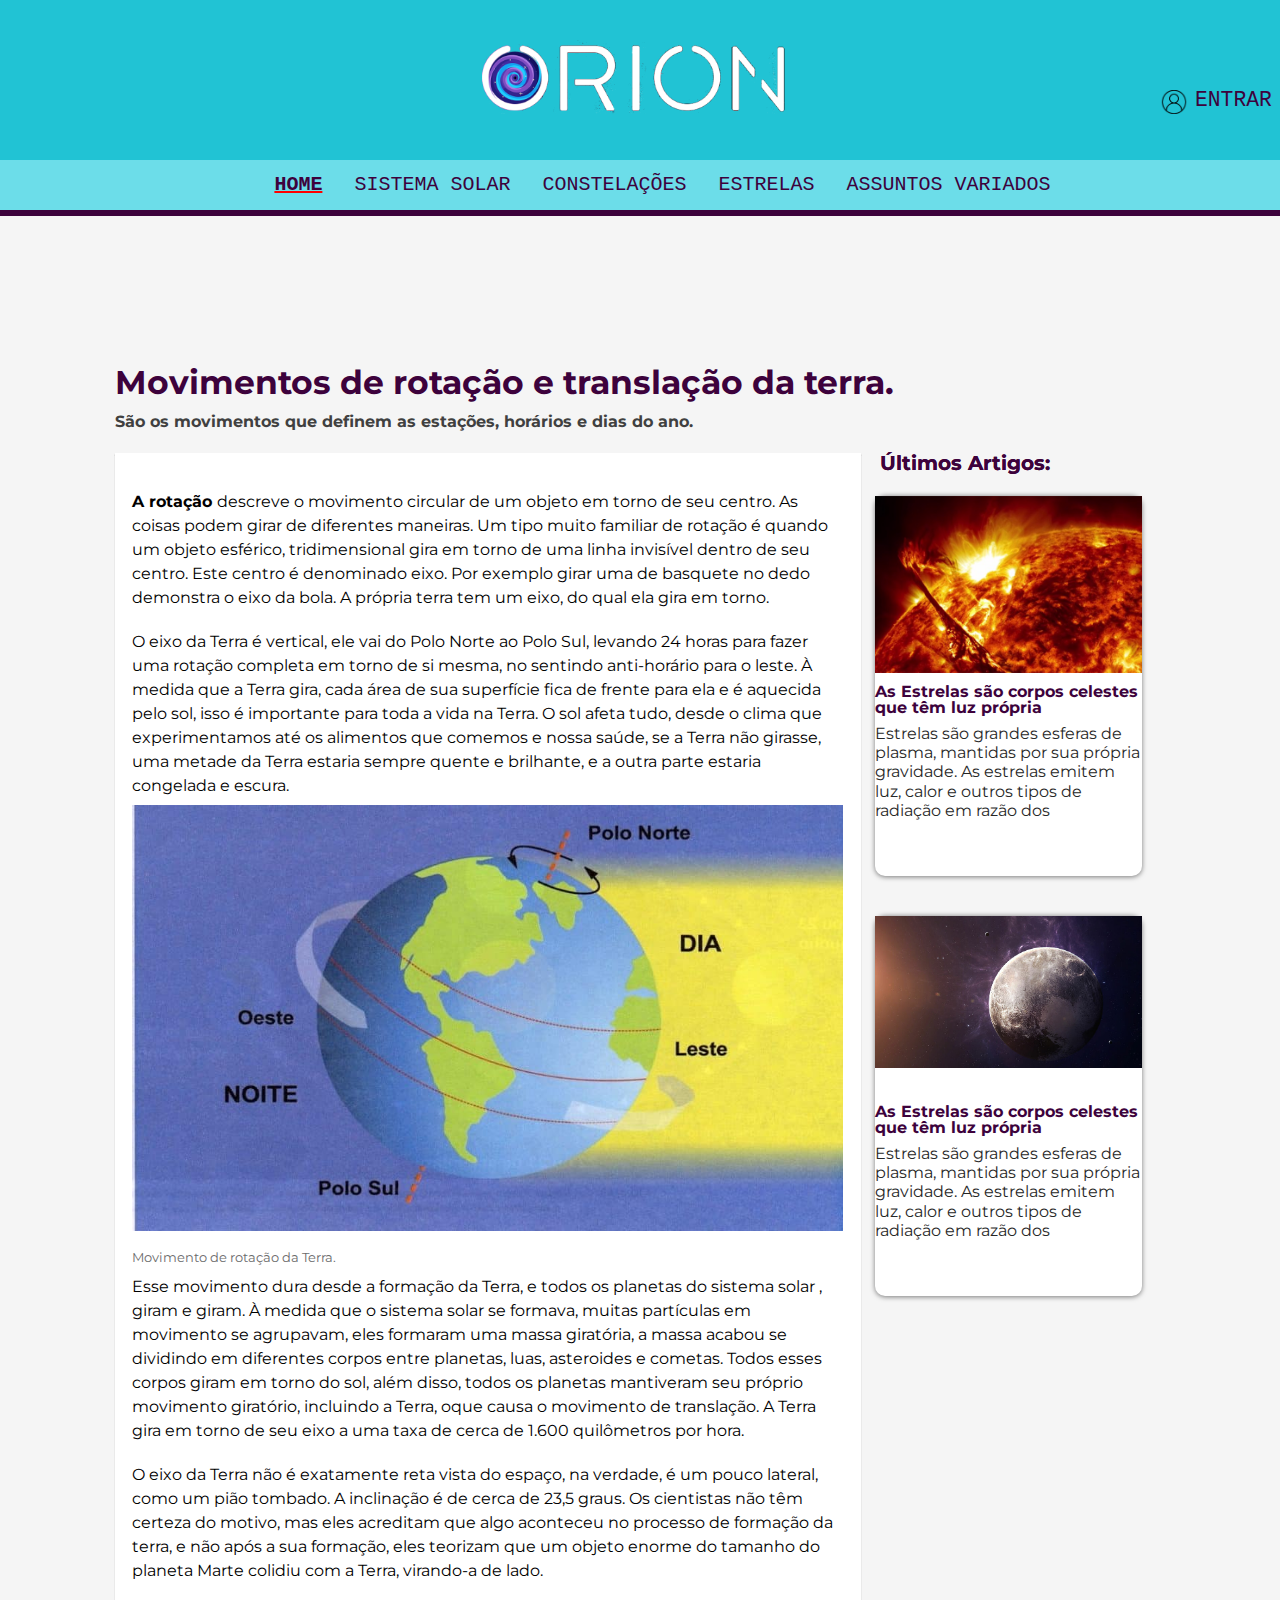
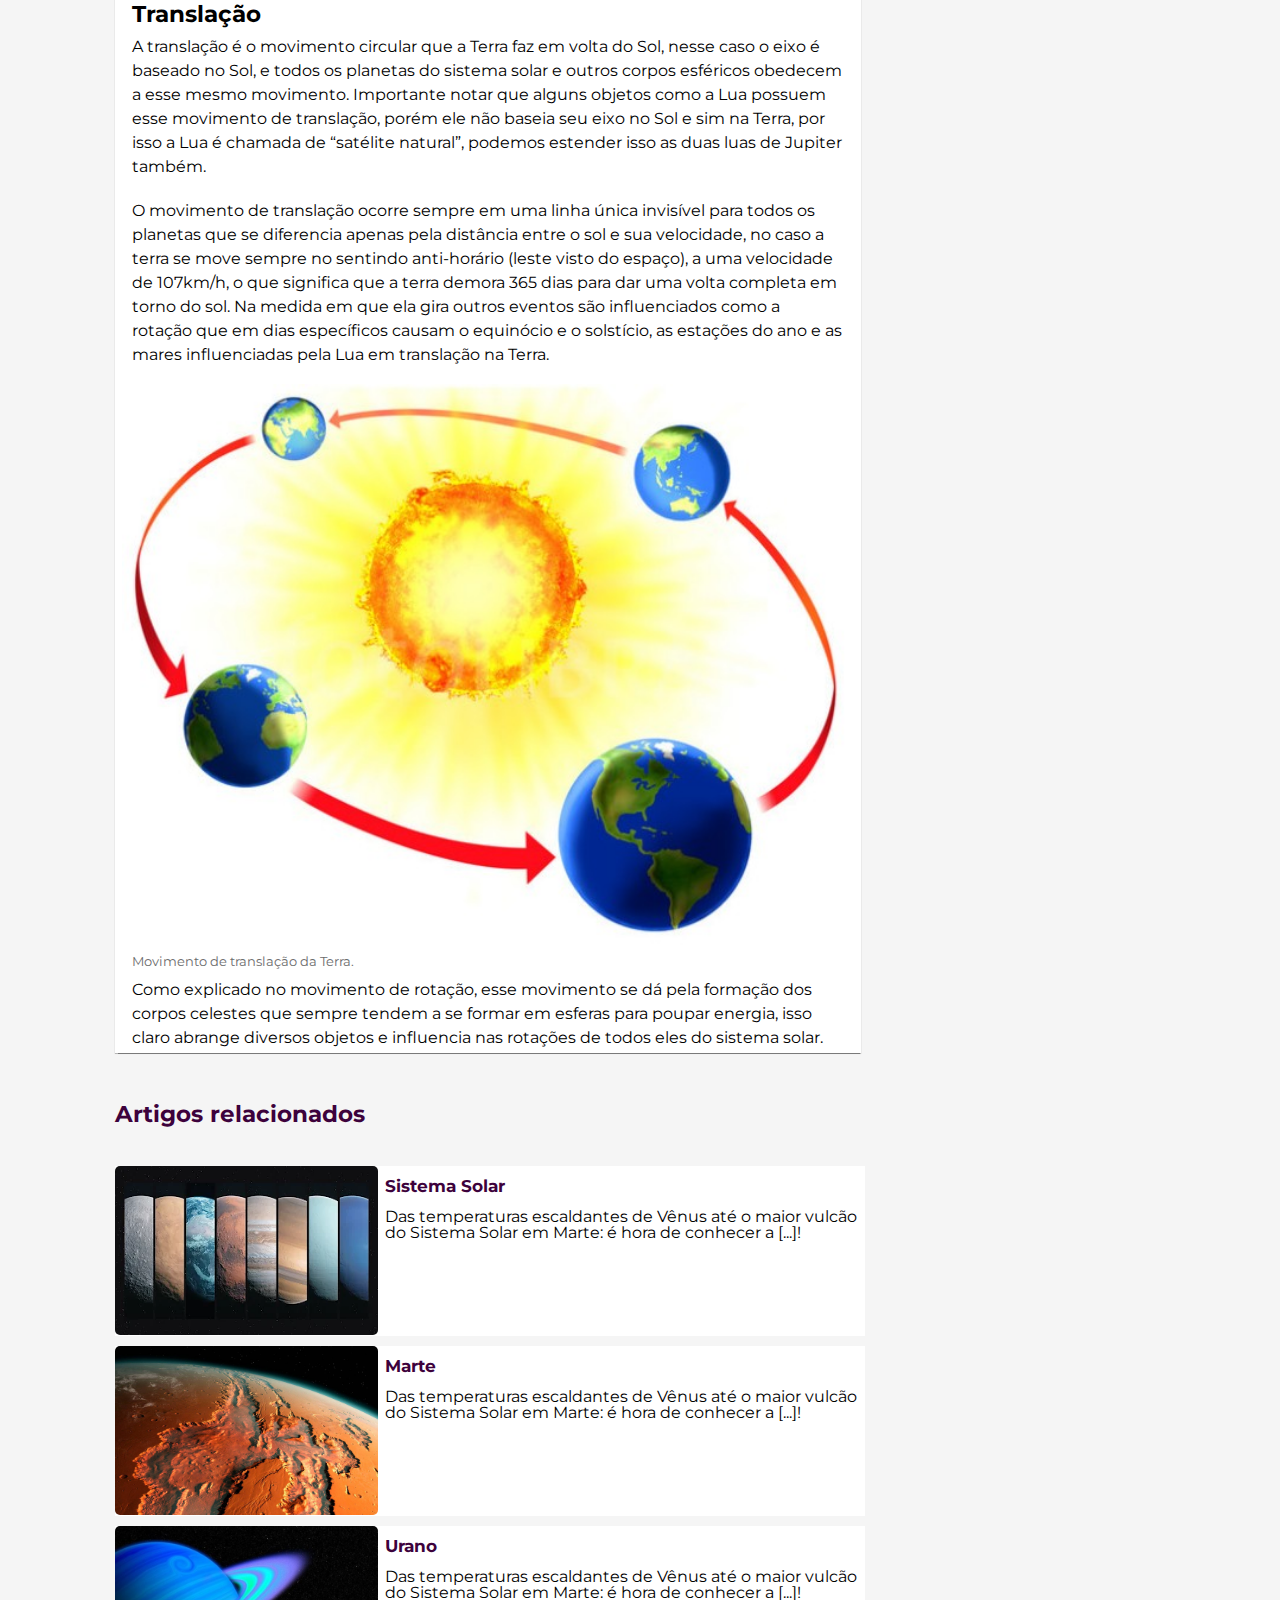
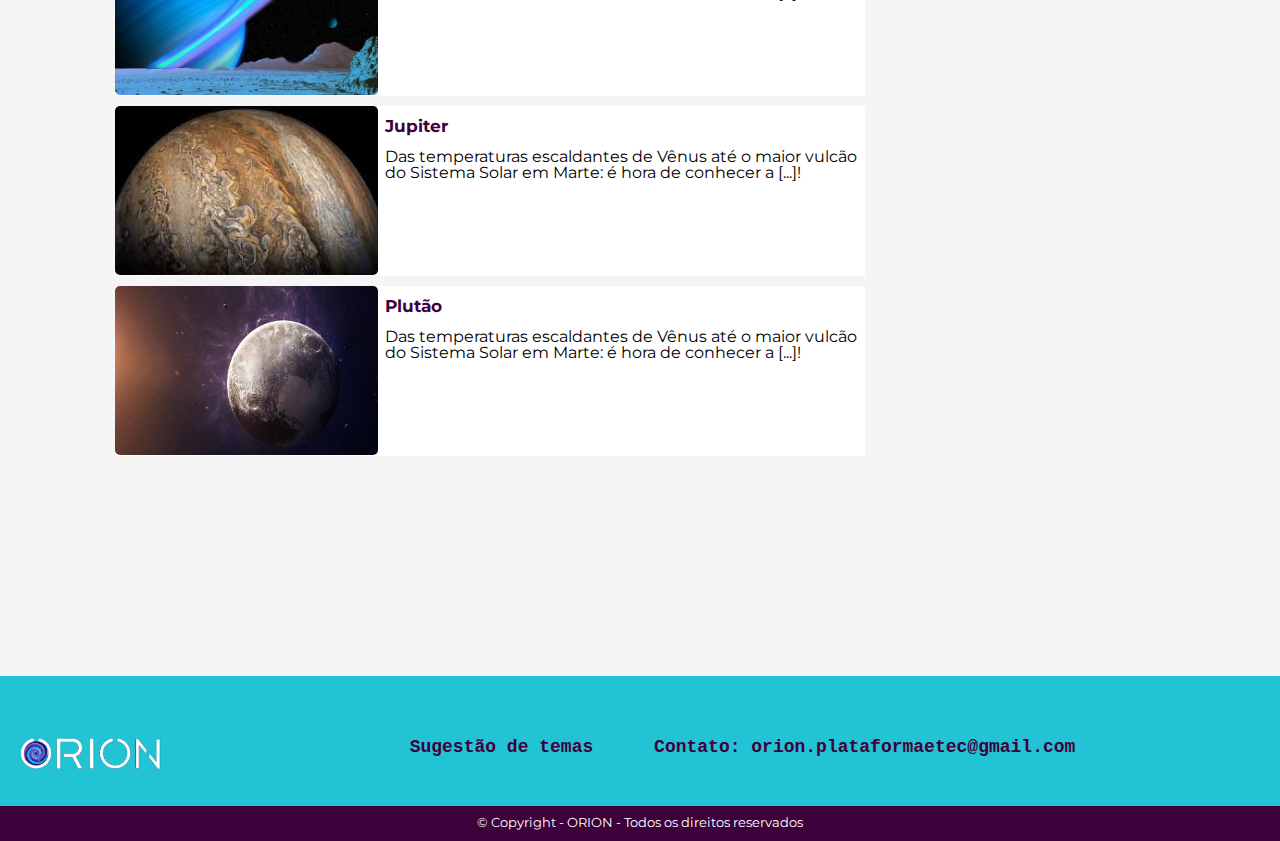
<file: Projeto orion/MovTerra.html>
<!DOCTYPE html>
<html lang="en">
<head>
    <link rel="stylesheet" href="css/reset.css">
    <link rel="stylesheet" href="css/header.css">
    <link rel="stylesheet" href="css/menu.css">
    <link rel="stylesheet" href="css/main.css">
    <link rel="stylesheet" href="css/main2.css">
    <link rel="stylesheet" href="css/carrosel.css">
    <link rel="stylesheet" href="css/abas.css">
    <link rel="stylesheet" href="css/artigo.css">
    <link rel="stylesheet" href="css/artigoMovimentosTerra.css">
    <link rel="stylesheet" href="css/rodapeArtigoMRT.css">

    <meta charset="UTF-8">
    <meta name="viewport" content="width=device-width, initial-scale=1.0">
    <link href="https://fonts.googleapis.com/css2?family=Montserrat&display=swap" rel="stylesheet">
    <title>Movimentos de rotação e translação da terra.</title>
</head>
<body>
    
    <div class="sombra">
    </div>
    <header class="cabeça">
        <div class="caixa-header">
            <h1 id="caixaLogo"><img src="img/logoOficial.png" id="img"> </h1>
            <div class="pesquisar">
            </div>
                
                        <nav class="botoes-extra">
                            <ul id="lista-FuncoesHeader">
              
                                <li id="entrarLi"><a href="cadastrar.html" style="text-decoration:none">ENTRAR</a></li>
                                <img src="img/iconeLogin.png" id="img-icone-login" alt="">
                            </ul>
                        </nav>
    </header>
    <div class="subHeader">
        <nav class="principais-temas">
            <ul id="lista-TemasHeader">
                <li id="homeLi" class="iten-lista"><a href="index.html">HOME</strong></a></li>
                <li id="sitemaSolarLi" class="iten-lista">SISTEMA SOLAR</a></li>
                <li id="constelacoesLi" class="iten-lista">CONSTELAÇÕES</a></li>
                <li id="estrelasLi" class="iten-lista">ESTRELAS</a></li>
                <li id="ASLi" class="iten-lista">ASSUNTOS VARIADOS</a></li>
            </ul>
        </nav>
    </div>


    <div class="caixaAbas">
        <div class="abas">
            <div class="caixaItensAbas1">
                <div class="itensAbas">
                    <p id="abaMercurio">Mercúrio</p>
                    <p  id="abaVenus">Vênus</p>
                    <p id="abaTerra">Terra</p>
                    <p id="abaMarte">Marte</p>
                    <p id="abaJúpiter">Júpiter</p>           
                    <p id="abaSaturno">Saturno</p>
                    <p id="abaUrano">Urano</p>
                    <p id="abaNetuno">Netuno</p>
                    </div>
            </div>
            <div class="caixaItensAbas2">
                <div class="itensAbas">
                    <p id="abaMercurio">Ursa Maior</p>
                    <p  id="abaVenus">Ursa Menor</p>
                    <p id="abaTerra">Cassiopéia</p>
                    <p id="abaMarte">Cruzeiro do Sul</p>
                    <p id="abaJúpiter">Pégaso</p>           
                    </div>
            </div>
            <div class="caixaItensAbas3">
                <div class="itensAbas">
                    <p id="abaMercurio">Vy Canis Majoris</p>
                    <p  id="abaVenus">V354 Cephei</p>
                    <p id="abaTerra">WOH  G64</p>
                    </div>
            </div>
            <div class="caixaItensAbas4">
                <div class="itensAbas">
                    <p id="abaMercurio">Estrelas cadentes</p>
                    <p  id="abaVenus">Teoria do Big Bang</p>
                    <p id="abaTerra">Órbitas: O que são?</p>
                    <p id="abaMarte">Asteróides</p>
                    </div>
            </div>
    </div>
    
    
        </div>


        <hr id="linhaDivisao">
        <div class="MAIN" id="MAIN2">
            <div class="imagemCarrocel" id="imagemCarrocel2"></div>
    <div class="caixa-mainArtigo" id="caixa-mainArtigo2">
    <main>
<div class="caixa-mainArtigo">
    <div class="tituloArtigo">
        <h1>
            Movimentos de rotação e translação da terra.
        </h1>
        <div class="caixaSubituloArtigo">
            <p>São os movimentos que definem as estações, horários e dias do ano.</p>
        </div>
        
    </div>
    

    <div class="tituloArtigosSecundario">
       <p>Últimos Artigos:</p> 
    </div>
    <div class="ULTcaixaBranca4 ULTcaixaBrancaArtigo">
        <div class="zoom" id="caixaZoom3">
    <img src="img/sol.jpg" id="ULTSol-img" alt="" class="imagem">
    </div>
    <div id="rodape-imgPrincipal-MainUlT2">
    <p class="titulo-rodapeULTArtigo">
    As Estrelas são corpos celestes que têm luz própria
    <p class="subtitulo-rodapeULTArtigo">
        Estrelas são grandes esferas de plasma, mantidas por sua própria gravidade. As estrelas emitem luz, calor e outros tipos de radiação em razão dos 
    </p>
    </p></div>
</div>



<div class="tituloArtigosSecundario">
    <p>Últimos Artigos:</p> 
 </div>
 <div class="ULTcaixaBranca5 ULTcaixaBrancaArtigo">
     <div class="zoom" id="caixaZoom3">
 <img src="img/plutaojpg.jpg" id="ULTSol-img" alt="" class="imagem">
 </div>
 <div id="rodape-imgPrincipal-MainUlT2">
 <p class="titulo-rodapeULTArtigo">
 As Estrelas são corpos celestes que têm luz própria
 <p class="subtitulo-rodapeULTArtigo">
     Estrelas são grandes esferas de plasma, mantidas por sua própria gravidade. As estrelas emitem luz, calor e outros tipos de radiação em razão dos 
 </p>
 </p></div>
</div>



    <div class="subCaixa-mainArtigo">
        <div class="textoArtigo">
            <p> <b class="negrito">A rotação </b> descreve o movimento circular de um objeto em torno de seu centro. As coisas podem girar de diferentes maneiras. Um tipo muito familiar de rotação é quando um objeto esférico, tridimensional gira em torno de uma linha invisível dentro de seu centro. Este centro é denominado eixo. Por exemplo girar uma de basquete no dedo demonstra o eixo da bola. A própria terra tem um eixo, do qual ela gira em torno. </p>
            <p>
                O eixo da Terra é vertical, ele vai do Polo Norte ao Polo Sul, levando 24 horas para fazer uma rotação completa em torno de si mesma, no sentindo anti-horário para o leste. À medida que a Terra gira, cada área de sua superfície fica de frente para ela e é aquecida pelo sol, isso é importante para toda a vida na Terra. O sol afeta tudo, desde o clima que experimentamos até os alimentos que comemos e nossa saúde, se a Terra não girasse, uma metade da Terra estaria sempre quente e brilhante, e a outra parte estaria congelada e escura.
                <img src="img/MovRotação.jpg" class="imgSaturno" id="imgArtigo2">
                <div class="rodapeIMG">Movimento de rotação da Terra.</div>
                <p>Esse movimento dura desde a formação da Terra, e todos os planetas do sistema solar , giram e giram. À medida que o sistema solar se formava, muitas partículas em movimento se agrupavam, eles formaram uma massa giratória, a massa acabou se dividindo em diferentes corpos entre planetas, luas, asteroides e cometas. Todos esses corpos giram em torno do sol, além disso, todos os planetas mantiveram seu próprio movimento giratório, incluindo a Terra, oque causa o movimento de translação. A Terra gira em torno de seu eixo a uma taxa de cerca de 1.600 quilômetros por hora. </p>
                <p>O eixo da Terra não é exatamente reta vista do espaço, na verdade, é um pouco lateral, como um pião tombado. A inclinação é de cerca de 23,5 graus. Os cientistas não têm certeza do motivo, mas eles acreditam que algo aconteceu no processo de formação da terra, e não após a sua formação, eles teorizam que um objeto enorme do tamanho do planeta Marte colidiu com a Terra, virando-a de lado.</p>
                <h2 class="subTituloArtigo">Translação</h2>
                <p>A translação é o movimento circular que a Terra faz em volta do Sol, nesse caso o eixo é baseado no Sol, e todos os planetas do sistema solar e outros corpos esféricos obedecem a esse mesmo movimento. Importante notar que alguns objetos como a Lua possuem esse movimento de translação, porém ele não baseia seu eixo no Sol e sim na Terra, por isso a Lua é chamada de “satélite natural”, podemos estender isso as duas luas de Jupiter também.</p>
                <p>O movimento de translação ocorre sempre em uma linha única invisível para todos os planetas que se diferencia apenas pela distância entre o sol e sua velocidade, no caso a terra se move sempre no sentindo anti-horário (leste visto do espaço), a uma velocidade de 107km/h, o que significa que a terra demora 365 dias para dar uma volta completa em torno do sol. Na medida em que ela gira outros eventos são influenciados como a rotação que em dias específicos causam o equinócio e o solstício, as estações do ano e as mares influenciadas pela Lua em translação na Terra.</p>
                <img src="img/translacao-terra.jpg" class="imgSaturno" id="imgArtigo2" >
                <div class="rodapeIMG">Movimento de translação da Terra.</div>
                <p>Como explicado no movimento de rotação, esse movimento se dá pela formação dos corpos celestes que sempre tendem a se formar em esferas para poupar energia, isso claro abrange diversos objetos e influencia nas rotações de todos eles do sistema solar.</p>
            </p>

        </div>
    </div>
    <div class="tituloArtigo2">
        <h2>
            Artigos relacionados
        </h2>
</div>
 
<div class="caixaYTArtigo" id="caixaYTArtigo1">

    <img src="img/subImg/sistemaSolar2.jpg" class="imgYT">
    <div class="subCaixaArtigo">
        <h1 class="tituloYTArtigo">Sistema Solar</h1>
        <p>Das temperaturas escaldantes de Vênus até o maior vulcão do Sistema Solar em Marte: é hora de conhecer a [...]!</p>
    </div>
</div>



<div class="caixaYTArtigo" id="caixaYTArtigo2">
    <img src="img/marte.jpg" class="imgYT">
    <div class="subCaixaArtigo">
        <h1 class="tituloYTArtigo">Marte</h1>
        <p>Das temperaturas escaldantes de Vênus até o maior vulcão do Sistema Solar em Marte: é hora de conhecer a [...]!</p>
    </div>
</div>


<div class="caixaYTArtigo" id="caixaYTArtigo2">
    <img src="img/urano.jpg" class="imgYT">
    <div class="subCaixaArtigo">
        <h1 class="tituloYTArtigo">Urano</h1>
        <p>Das temperaturas escaldantes de Vênus até o maior vulcão do Sistema Solar em Marte: é hora de conhecer a [...]!</p>
    </div>
</div>

<div class="caixaYTArtigo" id="caixaYTArtigo2">
    <img src="img/jupiterjfif.jfif" class="imgYT">
    <div class="subCaixaArtigo">
        <h1 class="tituloYTArtigo">Jupiter</h1>
        <p>Das temperaturas escaldantes de Vênus até o maior vulcão do Sistema Solar em Marte: é hora de conhecer a [...]!</p>
    </div>
</div>

<div class="caixaYTArtigo" id="caixaYTArtigo2">
    <img src="img/plutaojpg.jpg" class="imgYT">
    <div class="subCaixaArtigo">
        <h1 class="tituloYTArtigo">Plutão</h1>
        <p>Das temperaturas escaldantes de Vênus até o maior vulcão do Sistema Solar em Marte: é hora de conhecer a [...]!</p>
    </div>
</div>


</div>
    </main>

    <br><br><br><br>
</div>
    <footer>
        <div class="caixa-header">
            <img src="img/logoOficial.png" class="logoRodape">
            <div class="subRodape">
                <nav class="principais-temas">
                    <ul id="lista-TemasRodape">
                        <li id="lancamentosLi" class="iten-lista">Sugestão de temas</a></li>
                        <li id="estrelasLi" class="iten-lista">Contato: orion.plataformaetec@gmail.com</a></li>
                    </ul>
                </nav>
            </div>
        </div>
        <div class="subFooter">
            <div class="caixaFooter"><p>© Copyright - ORION - Todos os direitos reservados</p></div>
        </div>
    </footer>
    <script src="js/abas.js"></script>
    <script src="js/mobile-navbar.js"></script>
    <script src="js/carrossel.js"></script>
</body>
</html>
</file>
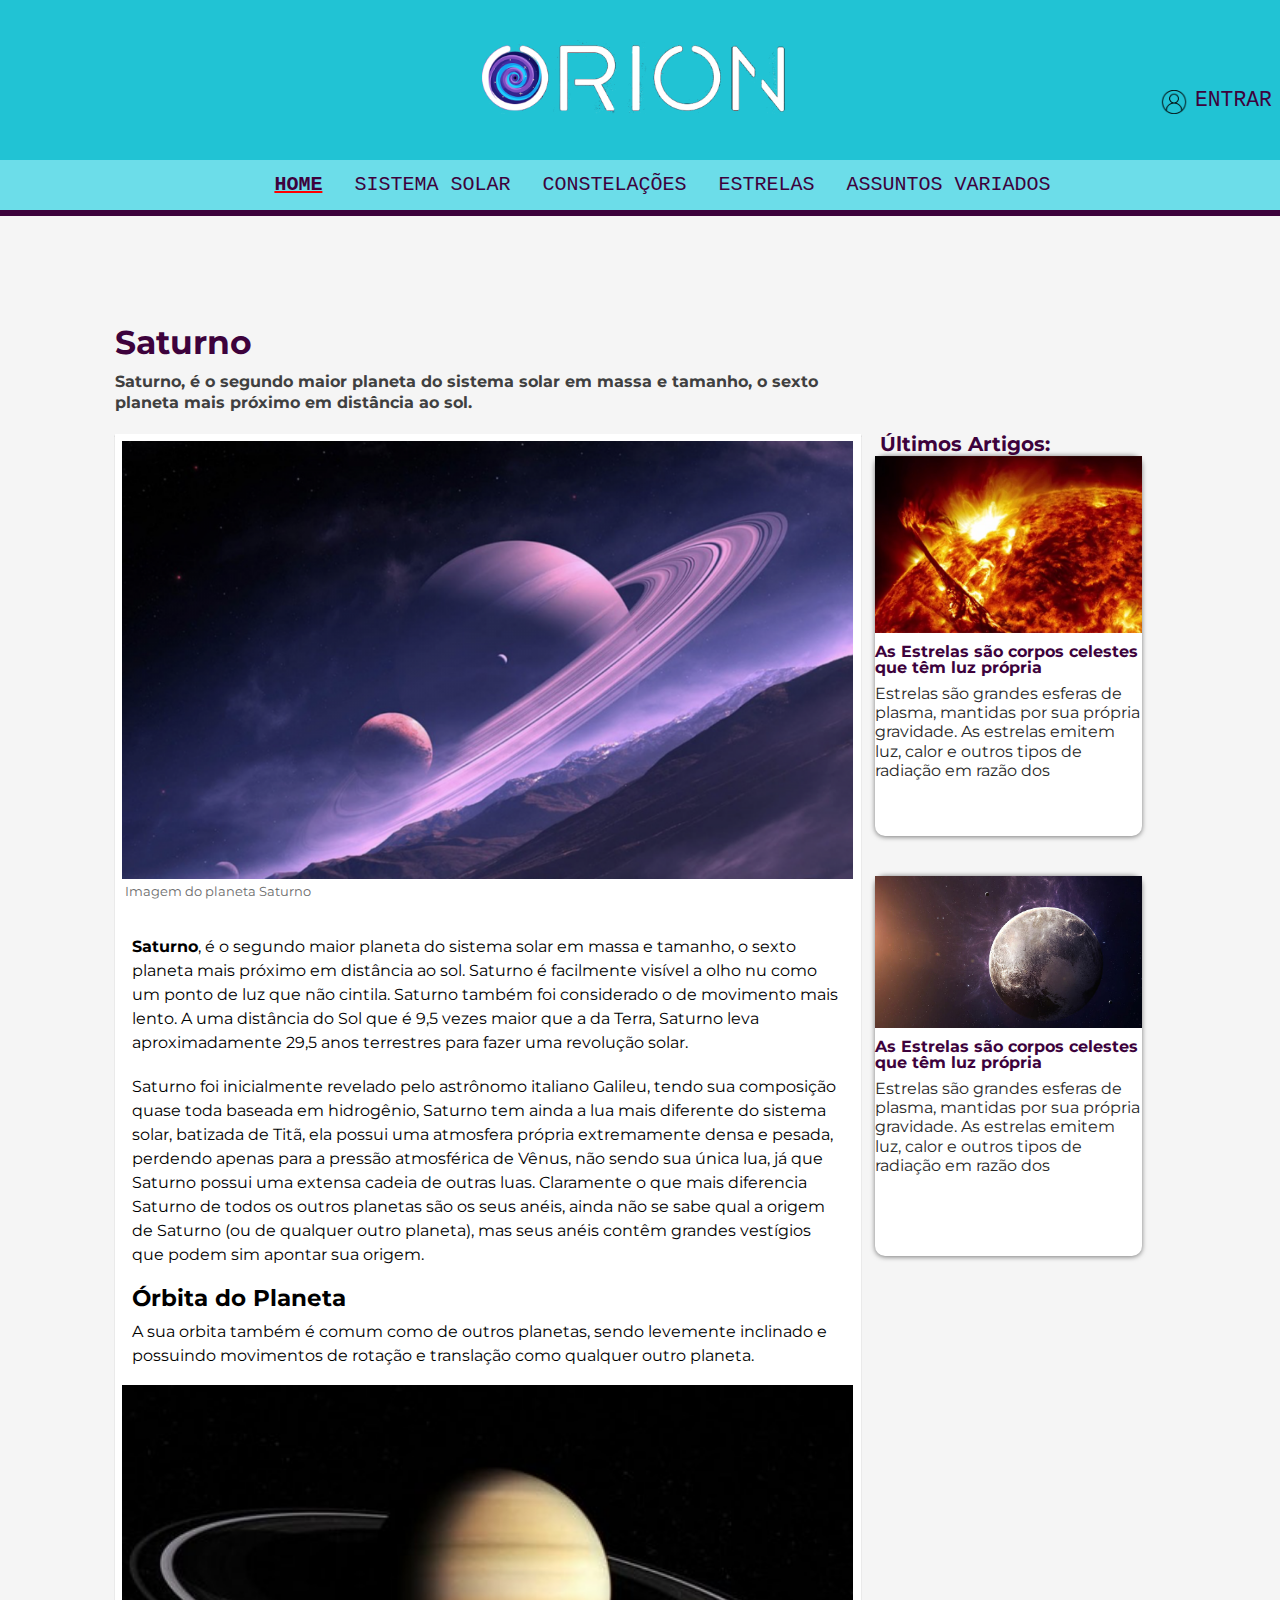
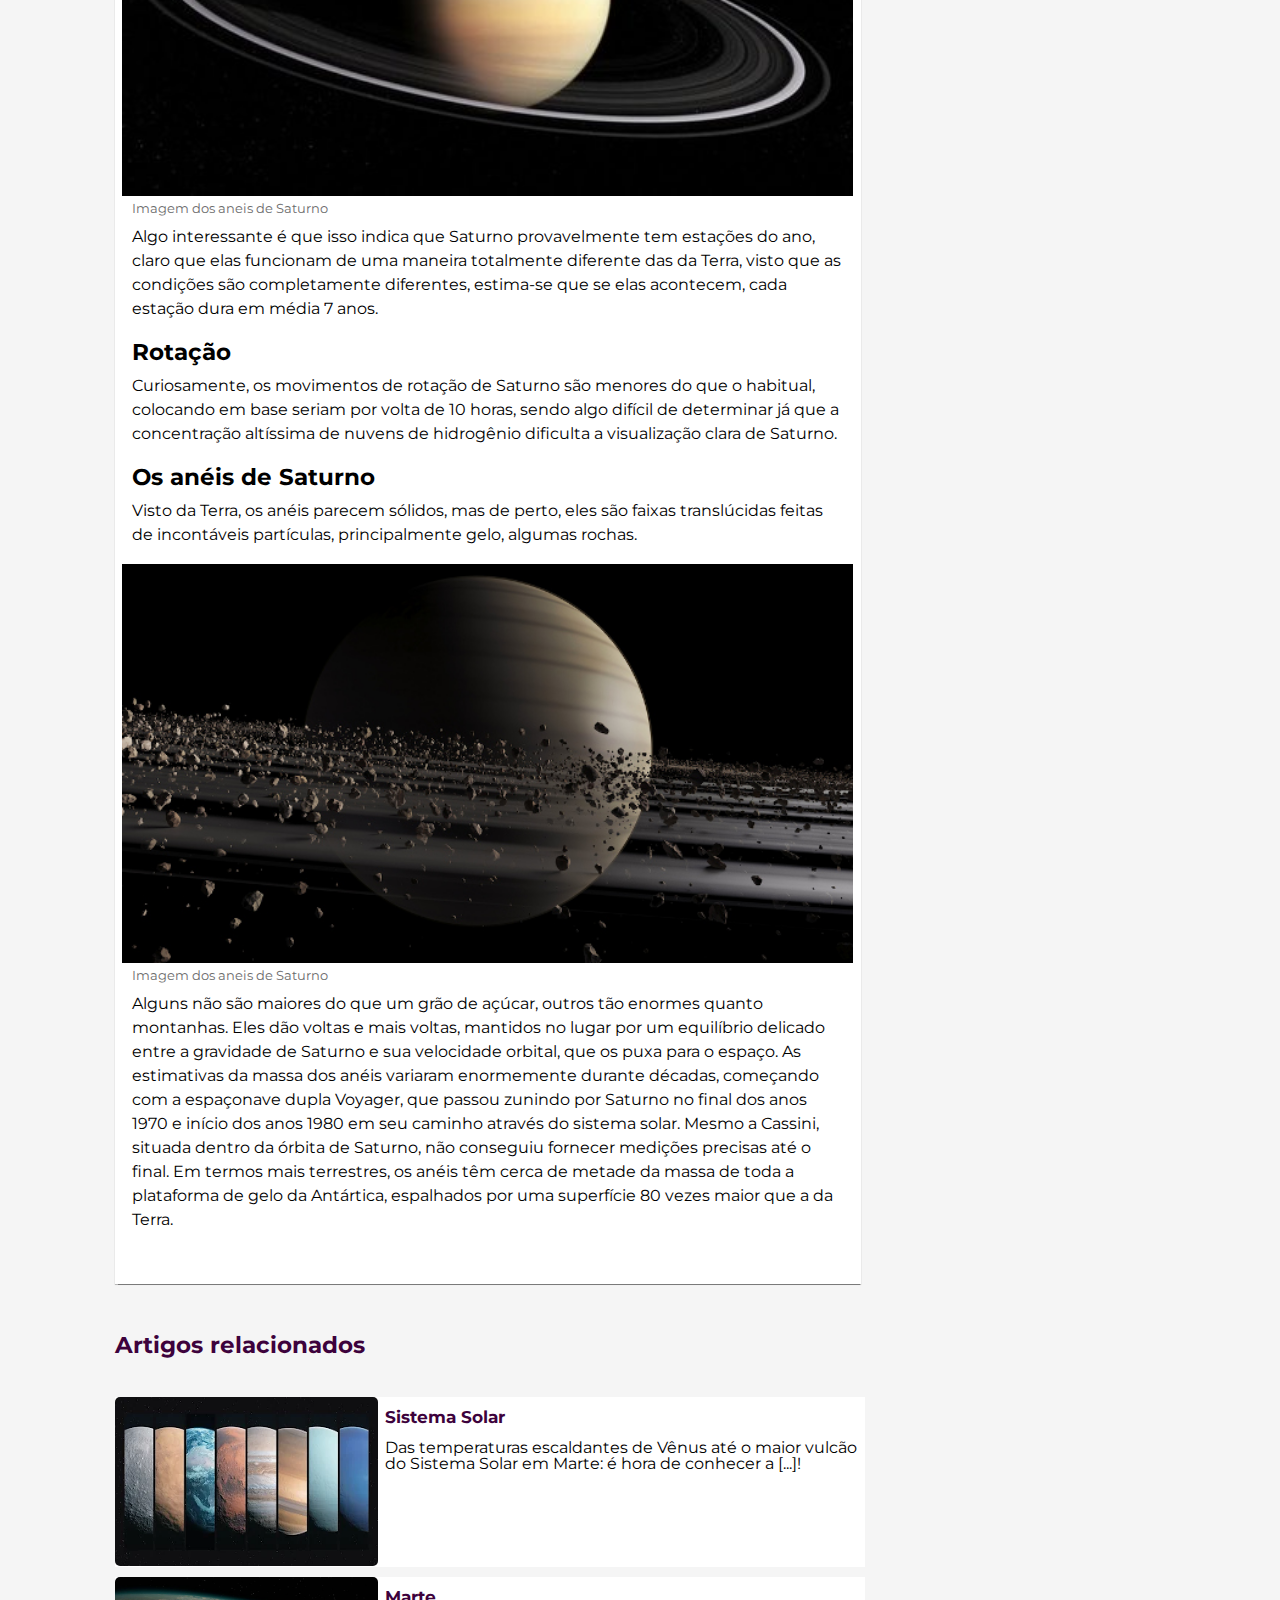
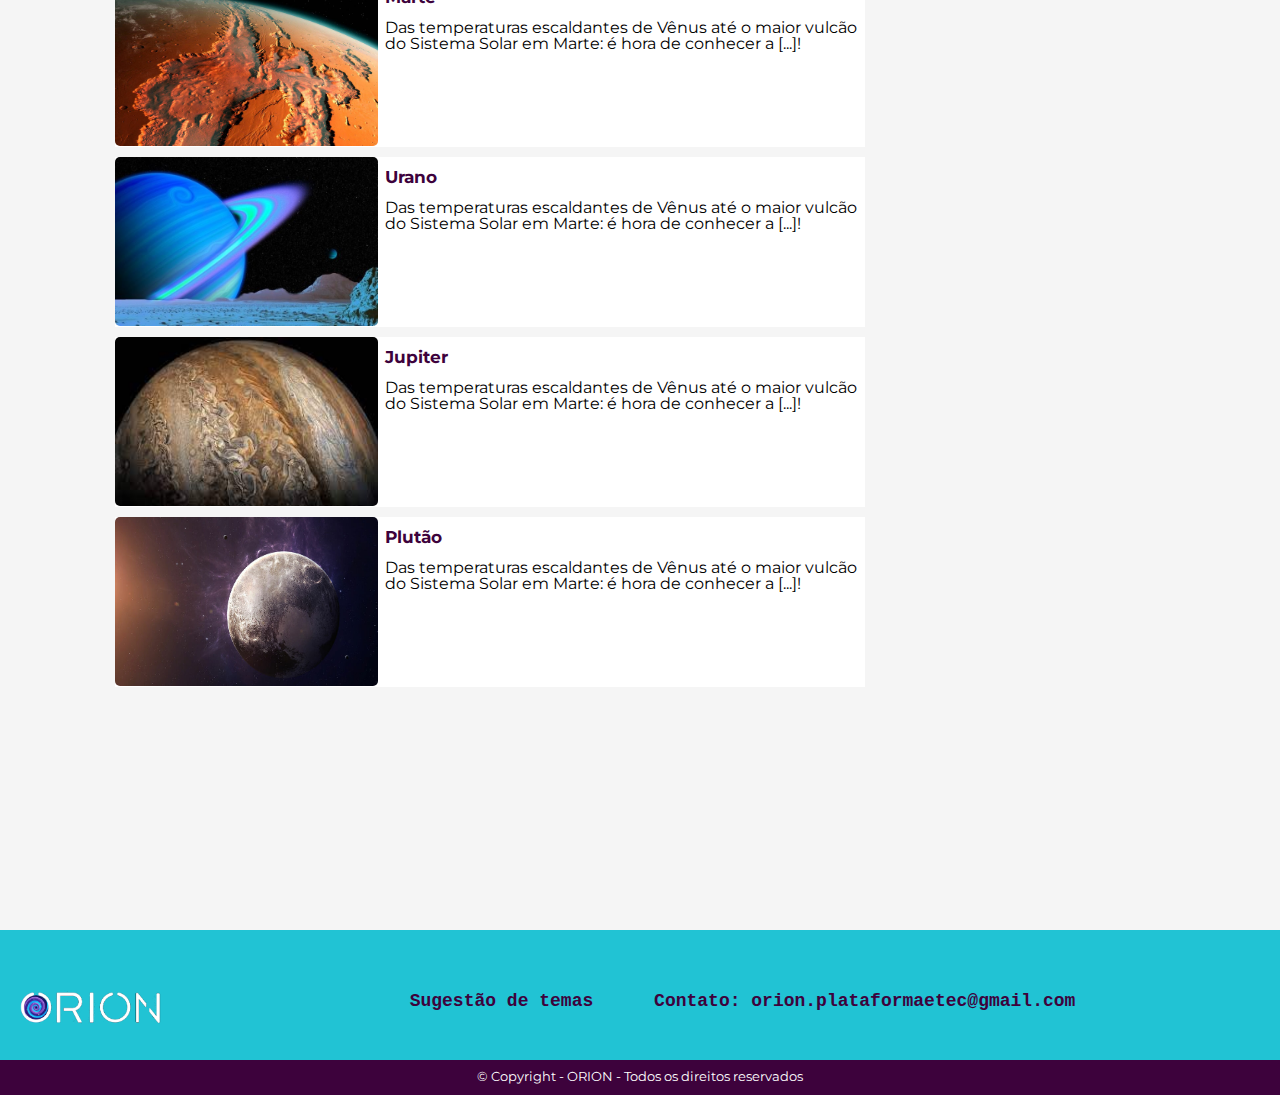
<file: Projeto orion/saturno.html>
<!DOCTYPE html>
<html lang="en">
<head>
    <link rel="stylesheet" href="css/reset.css">
    <link rel="stylesheet" href="css/header.css">
    <link rel="stylesheet" href="css/menu.css">
    <link rel="stylesheet" href="css/main.css">
    <link rel="stylesheet" href="css/main2.css">
    <link rel="stylesheet" href="css/carrosel.css">
    <link rel="stylesheet" href="css/abas.css">
    <link rel="stylesheet" href="css/artigo.css">

    <link rel="stylesheet" href="css/rodapeArtigo.css">
    <link rel="stylesheet" href="css/responsivoArtigos.css">

    <meta charset="UTF-8">
    <meta name="viewport" content="width=device-width, initial-scale=1.0">
    <link href="https://fonts.googleapis.com/css2?family=Montserrat&display=swap" rel="stylesheet">
    <title>Saturno, o segundo maior planeta do sistema solar em massa e tamanho.</title>
</head>
<body>
    
    <div class="sombra">
    </div>
    <header class="cabeça">
        <div class="caixa-header">
            <h1 id="caixaLogo"><img src="img/logoOficial.png" id="img"> </h1>
            <div class="pesquisar">
            </div>
                
                        <nav class="botoes-extra">
                            <ul id="lista-FuncoesHeader">
              
                                <li id="entrarLi"><a href="cadastrar.html" style="text-decoration:none">ENTRAR</a></li>
                                <img src="img/iconeLogin.png" id="img-icone-login" alt="">
                            </ul>
                        </nav>
    </header>
    <div class="subHeader">
        <nav class="principais-temas">
            <ul id="lista-TemasHeader">
                <li id="homeLi" class="iten-lista"><a href="index.html">HOME</strong></a></li>
                <li id="sitemaSolarLi" class="iten-lista">SISTEMA SOLAR</a></li>
                <li id="constelacoesLi" class="iten-lista">CONSTELAÇÕES</a></li>
                <li id="estrelasLi" class="iten-lista">ESTRELAS</a></li>
                <li id="ASLi" class="iten-lista">ASSUNTOS VARIADOS</a></li>
            </ul>
        </nav>
    </div>

    <div class="caixaAbas">
        <div class="abas">
            <div class="caixaItensAbas1">
                <div class="itensAbas">
                    <p id="abaMercurio">Mercúrio</p>
                    <p  id="abaVenus">Vênus</p>
                    <p id="abaTerra">Terra</p>
                    <p id="abaMarte">Marte</p>
                    <p id="abaJúpiter">Júpiter</p>           
                    <p id="abaSaturno">Saturno</p>
                    <p id="abaUrano">Urano</p>
                    <p id="abaNetuno">Netuno</p>
                    </div>
            </div>
            <div class="caixaItensAbas2">
                <div class="itensAbas">
                    <p id="abaMercurio">Ursa Maior</p>
                    <p  id="abaVenus">Ursa Menor</p>
                    <p id="abaTerra">Cassiopéia</p>
                    <p id="abaMarte">Cruzeiro do Sul</p>
                    <p id="abaJúpiter">Pégaso</p>           
                    </div>
            </div>
            <div class="caixaItensAbas3">
                <div class="itensAbas">
                    <p id="abaMercurio">Vy Canis Majoris</p>
                    <p  id="abaVenus">V354 Cephei</p>
                    <p id="abaTerra">WOH  G64</p>
                    </div>
            </div>
            <div class="caixaItensAbas4">
                <div class="itensAbas">
                    <p id="abaMercurio">Estrelas cadentes</p>
                    <p  id="abaVenus">Teoria do Big Bang</p>
                    <p id="abaTerra">Órbitas: O que são?</p>
                    <p id="abaMarte">Asteróides</p>
                    </div>
            </div>
    </div>
    
    
        </div>


    <hr id="linhaDivisao">
    <div class="MAIN" id="MAIN2">
        <div class="imagemCarrocel" id="imagemCarrocel2"></div>
<div class="caixa-mainArtigo" id="caixa-mainArtigo2">

    <div class="tituloArtigo">
        <h1>
            Saturno
        </h1>
        <div class="caixaSubituloArtigo">
            <p>Saturno, é o segundo maior planeta do sistema solar em massa e tamanho, o sexto planeta mais próximo em distância ao sol.</p>
        </div>
        
    </div>
    

    <div class="tituloArtigosSecundario">
       <p>Últimos Artigos:</p> 
    </div>
    <div class="ULTcaixaBranca4 ULTcaixaBrancaArtigo">
        <div class="zoom" id="caixaZoom3">
    <img src="img/sol.jpg" id="ULTSol-img" alt="" class="imagem">
    </div>
    <div id="rodape-imgPrincipal-MainUlT2">
    <p class="titulo-rodapeULTArtigo">
    As Estrelas são corpos celestes que têm luz própria
    <p class="subtitulo-rodapeULTArtigo">
        Estrelas são grandes esferas de plasma, mantidas por sua própria gravidade. As estrelas emitem luz, calor e outros tipos de radiação em razão dos 
    </p>
    </p></div>
</div>




 <div class="ULTcaixaBranca5 ULTcaixaBrancaArtigo">
     <div class="zoom" id="caixaZoom3">
 <img src="img/plutaojpg.jpg" id="ULTSol-img" alt="" class="imagem">
 </div>
 <div id="rodape-imgPrincipal-MainUlT21">
 <p class="titulo-rodapeULTArtigo">
 As Estrelas são corpos celestes que têm luz própria
 <p class="subtitulo-rodapeULTArtigo">
     Estrelas são grandes esferas de plasma, mantidas por sua própria gravidade. As estrelas emitem luz, calor e outros tipos de radiação em razão dos 
 </p>
 </p></div>
</div>



    <div class="subCaixa-mainArtigo" >
        <img src="img/saturno.png" class="imgSaturno" >
        <p class="rodapeIMG">Imagem do planeta Saturno</p>
        <div class="textoArtigo">
            <p> <b class="negrito">Saturno</b>, é o segundo maior planeta do sistema solar em massa e tamanho, o sexto planeta mais próximo em distância ao sol. Saturno é facilmente visível a olho nu como um ponto de luz que não cintila. Saturno também foi considerado o de movimento mais lento. A uma distância do Sol que é 9,5 vezes maior que a da Terra, Saturno leva aproximadamente 29,5 anos terrestres para fazer uma revolução solar.</p>
            <p>
                Saturno foi inicialmente revelado pelo astrônomo italiano Galileu, tendo sua composição quase toda baseada em hidrogênio, Saturno tem ainda a lua mais diferente do sistema solar, batizada de Titã, ela possui uma atmosfera própria extremamente densa e pesada, perdendo apenas para a pressão atmosférica de Vênus, não sendo sua única lua, já que Saturno possui uma extensa cadeia de outras luas. Claramente o que mais diferencia Saturno de todos os outros planetas são os seus anéis, ainda não se sabe qual a origem de Saturno (ou de qualquer outro planeta), mas seus anéis contêm grandes vestígios que podem sim apontar sua origem. 
                <h2 class="subTituloArtigo">Órbita do Planeta</h2>
                <p>A sua orbita também é comum como de outros planetas, sendo levemente inclinado e possuindo movimentos de rotação e translação como qualquer outro planeta.</p>
                <img src="img/rotacaoSaturno.jpg" class="imgSaturno" id="imgArtigo2" >
                <div class="rodapeIMG">Imagem dos aneis de Saturno</div>
                <p>Algo interessante é que isso indica que Saturno provavelmente tem estações do ano, claro que elas funcionam de uma maneira totalmente diferente das da Terra, visto que as condições são completamente diferentes, estima-se que se elas acontecem, cada estação dura em média 7 anos.</p>
                <h2 class="subTituloArtigo">Rotação</h2>
                <p>Curiosamente, os movimentos de rotação de Saturno são menores do que o habitual, colocando em base seriam por volta de 10 horas, sendo algo difícil de determinar já que a concentração altíssima de nuvens de hidrogênio dificulta a visualização clara de Saturno.</p>
                <h2 class="subTituloArtigo">Os anéis de Saturno</h2>
                <p>Visto da Terra, os anéis parecem sólidos, mas de perto, eles são faixas translúcidas feitas de incontáveis partículas, principalmente gelo, algumas rochas.</p>
                <img src="img/aneis-de-saturno.jpg" class="imgSaturno" id="imgArtigo2" >
                <div class="rodapeIMG">Imagem dos aneis de Saturno</div>
                <p>Alguns não são maiores do que um grão de açúcar, outros tão enormes quanto montanhas. Eles dão voltas e mais voltas, mantidos no lugar por um equilíbrio delicado entre a gravidade de Saturno e sua velocidade orbital, que os puxa para o espaço. As estimativas da massa dos anéis variaram enormemente durante décadas, começando com a espaçonave dupla Voyager, que passou zunindo por Saturno no final dos anos 1970 e início dos anos 1980 em seu caminho através do sistema solar. Mesmo a Cassini, situada dentro da órbita de Saturno, não conseguiu fornecer medições precisas até o final. Em termos mais terrestres, os anéis têm cerca de metade da massa de toda a plataforma de gelo da Antártica, espalhados por uma superfície 80 vezes maior que a da Terra.</p>
            </p>

        </div>
    </div>


<div class="artigosRelacionados">

    <div class="tituloArtigo2">
        <h2>
            Artigos relacionados
        </h2>
</div>
 
<div class="caixaYTArtigo" id="caixaYTArtigo1">

    <img src="img/subImg/sistemaSolar2.jpg" class="imgYT">
    <div class="subCaixaArtigo">
        <h1 class="tituloYTArtigo">Sistema Solar</h1>
        <p>Das temperaturas escaldantes de Vênus até o maior vulcão do Sistema Solar em Marte: é hora de conhecer a [...]!</p>
    </div>
</div>



<div class="caixaYTArtigo" id="caixaYTArtigo2">
    <img src="img/marte.jpg" class="imgYT">
    <div class="subCaixaArtigo">
        <h1 class="tituloYTArtigo">Marte</h1>
        <p>Das temperaturas escaldantes de Vênus até o maior vulcão do Sistema Solar em Marte: é hora de conhecer a [...]!</p>
    </div>
</div>


<div class="caixaYTArtigo" id="caixaYTArtigo2">
    <img src="img/urano.jpg" class="imgYT">
    <div class="subCaixaArtigo">
        <h1 class="tituloYTArtigo">Urano</h1>
        <p>Das temperaturas escaldantes de Vênus até o maior vulcão do Sistema Solar em Marte: é hora de conhecer a [...]!</p>
    </div>
</div>

<div class="caixaYTArtigo" id="caixaYTArtigo2">
    <img src="img/jupiterjfif.jfif" class="imgYT">
    <div class="subCaixaArtigo">
        <h1 class="tituloYTArtigo">Jupiter</h1>
        <p>Das temperaturas escaldantes de Vênus até o maior vulcão do Sistema Solar em Marte: é hora de conhecer a [...]!</p>
    </div>
</div>

<div class="caixaYTArtigo" id="caixaYTArtigo2">
    <img src="img/plutaojpg.jpg" class="imgYT">
    <div class="subCaixaArtigo">
        <h1 class="tituloYTArtigo">Plutão</h1>
        <p>Das temperaturas escaldantes de Vênus até o maior vulcão do Sistema Solar em Marte: é hora de conhecer a [...]!</p>
    </div>
</div>


</div>
</div>
</div>
    <br><br><br><br>

    <footer>
        <div class="caixa-header">
            <img src="img/logoOficial.png" class="logoRodape">
            <div class="subRodape">
                <nav class="principais-temas">
                    <ul id="lista-TemasRodape">
                        <li id="lancamentosLi" class="iten-lista">Sugestão de temas</a></li>
                        <li id="estrelasLi" class="iten-lista">Contato: orion.plataformaetec@gmail.com</a></li>
                    </ul>
                </nav>
            </div>
        </div>
        <div class="subFooter">
            <div class="caixaFooter"><p>© Copyright - ORION - Todos os direitos reservados</p></div>
        </div>
    </footer>
    <script src="js/abas.js"></script>
    <script src="js/mobile-navbar.js"></script>
    <script src="js/carrossel.js"></script>
</body>
</html>
</file>
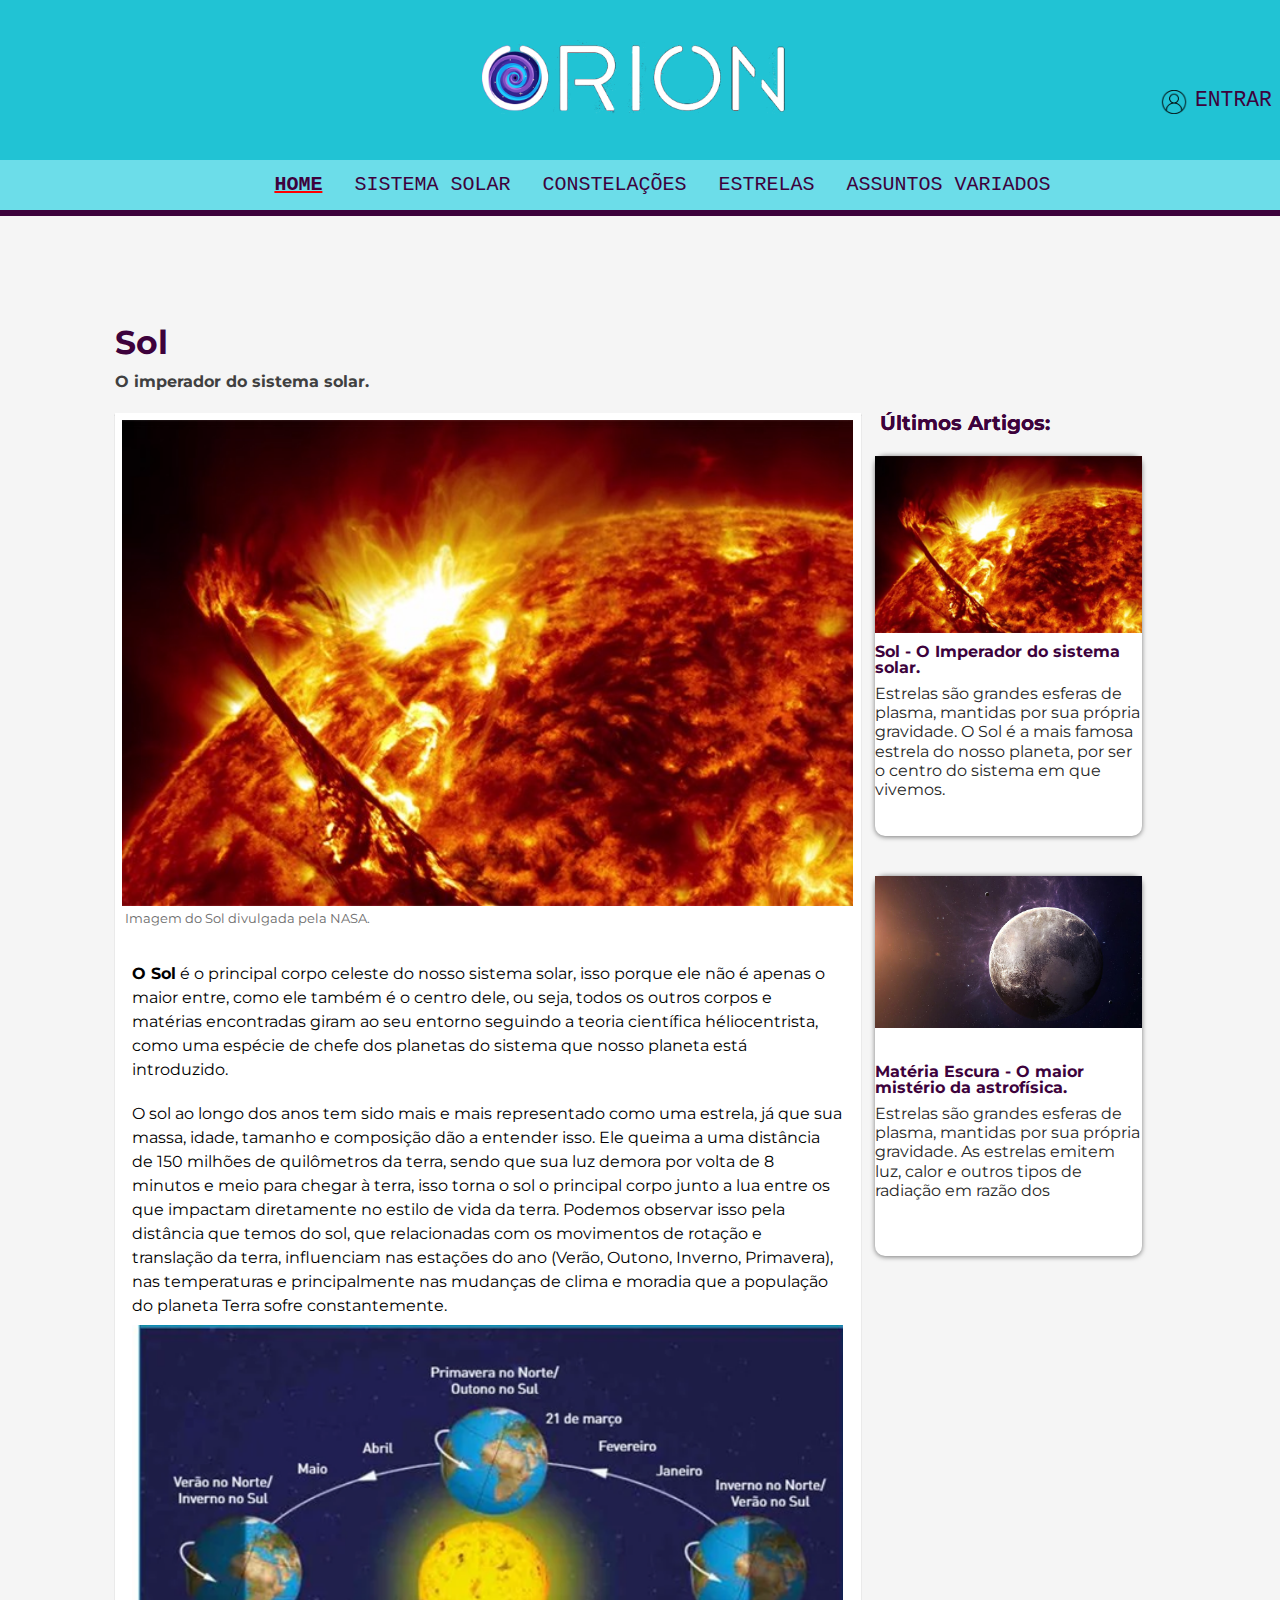
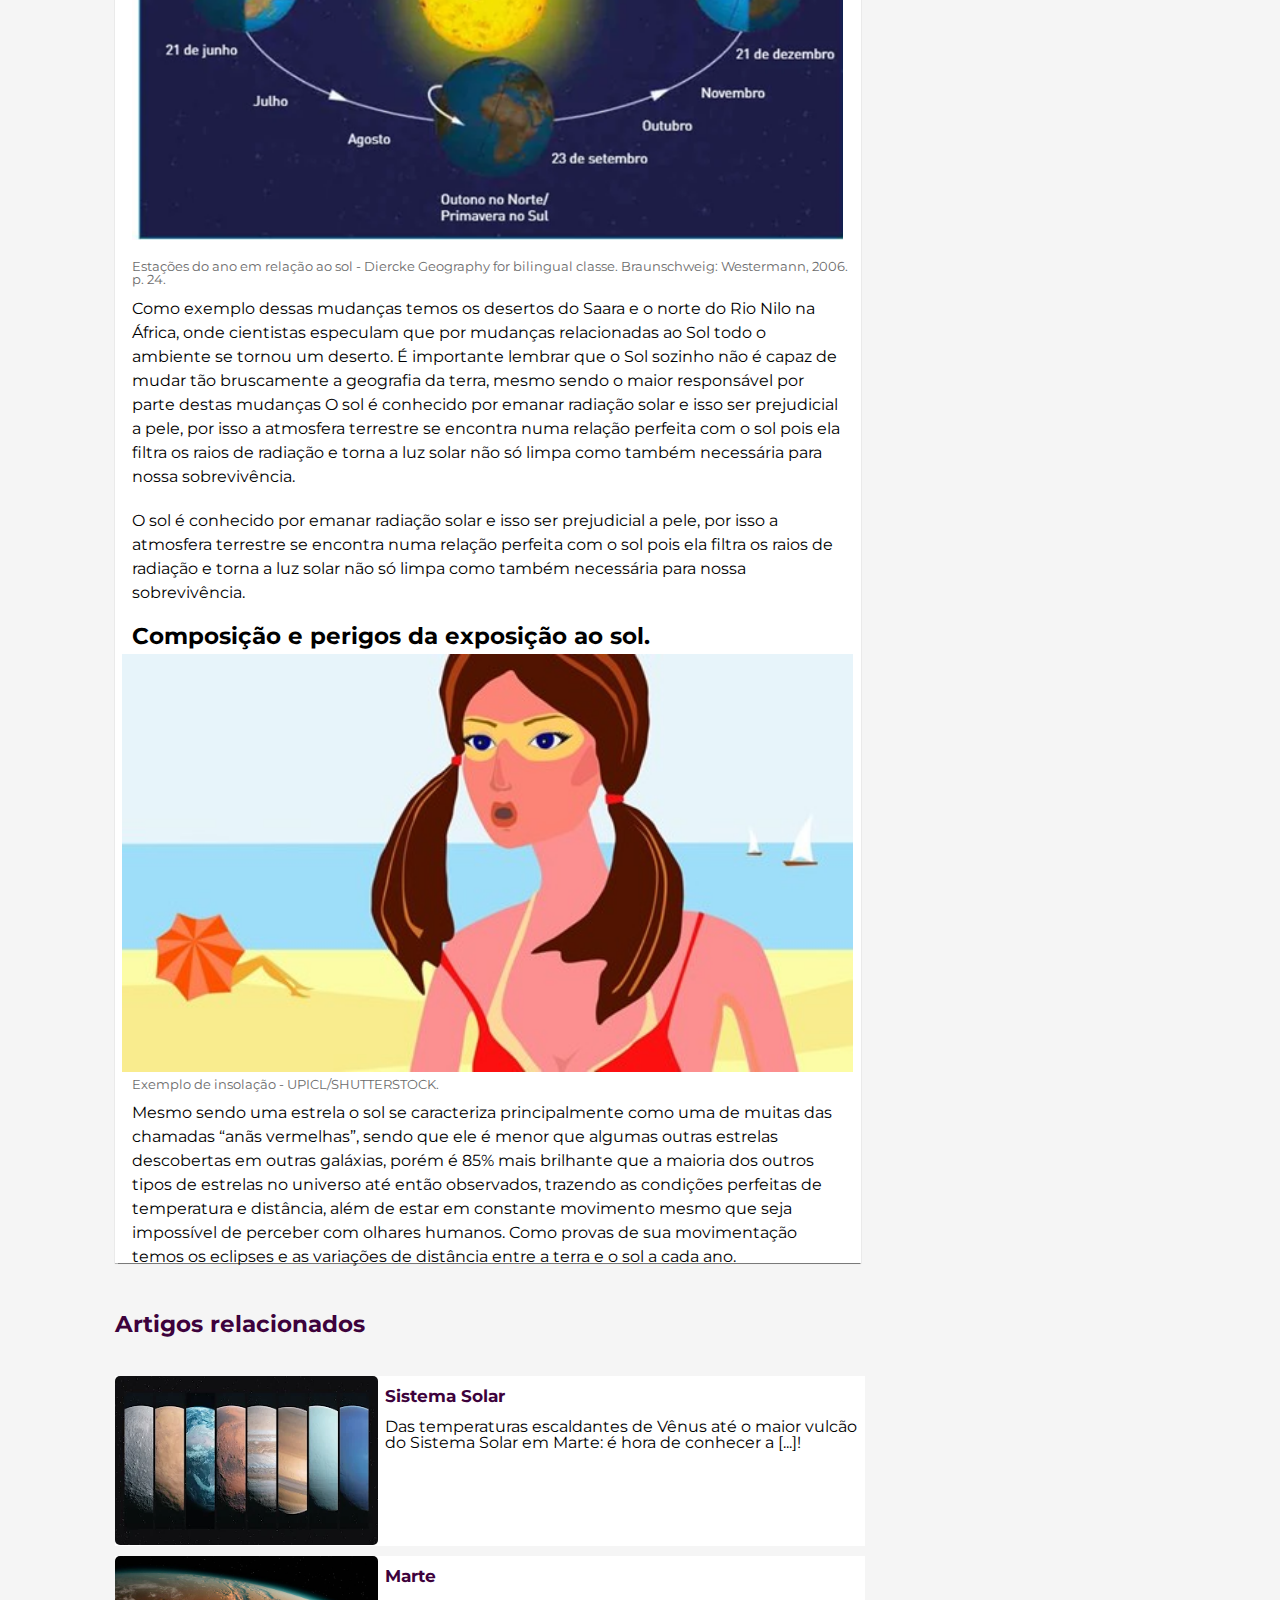
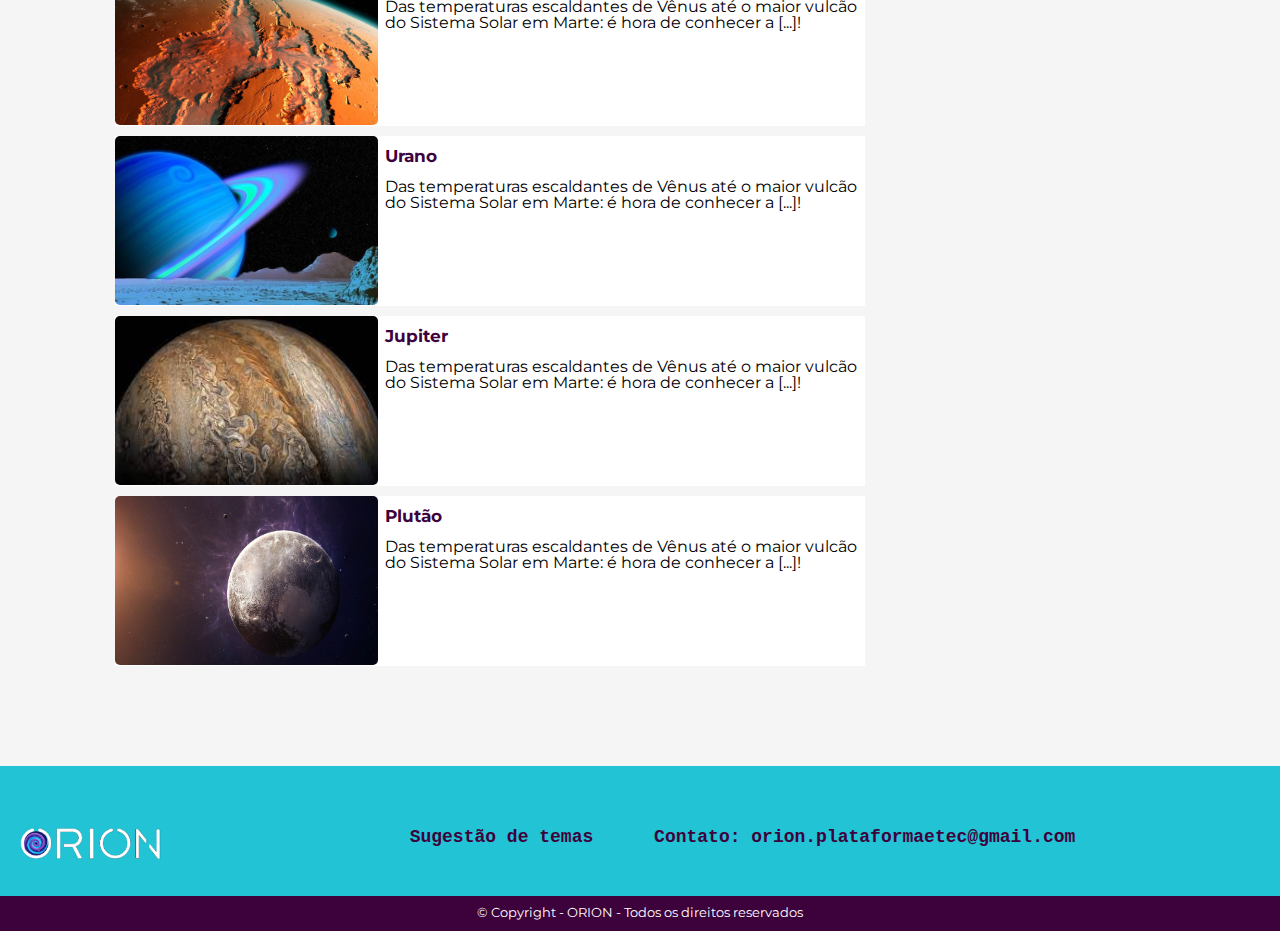
<file: Projeto orion/Sol.html>
<!DOCTYPE html>
<html lang="en">
<head>
    <link rel="stylesheet" href="css/reset.css">
    <link rel="stylesheet" href="css/header.css">
    <link rel="stylesheet" href="css/menu.css">
    <link rel="stylesheet" href="css/main.css">
    <link rel="stylesheet" href="css/main2.css">
    <link rel="stylesheet" href="css/carrosel.css">
    <link rel="stylesheet" href="css/abas.css">
    <link rel="stylesheet" href="css/artigo.css">
    <link rel="stylesheet" href="css/artigoSol.css">
    <link rel="stylesheet" href="css/rodapeArtigo.css">
    <link rel="stylesheet" href="css/responsivoArtigos.css">

    <meta charset="UTF-8">
    <meta name="viewport" content="width=device-width, initial-scale=1.0">
    <link href="https://fonts.googleapis.com/css2?family=Montserrat&display=swap" rel="stylesheet">
    <title>Sol - O imperador do sistema solar</title>
</head>
<body>
    
    <div class="sombra">
    </div>
    <header class="cabeça">
        <div class="caixa-header">
            <h1 id="caixaLogo"><img src="img/logoOficial.png" id="img"> </h1>
            <div class="pesquisar">
            </div>
                
                        <nav class="botoes-extra">
                            <ul id="lista-FuncoesHeader">
              
                                <li id="entrarLi"><a href="cadastrar.html" style="text-decoration:none">ENTRAR</a></li>
                                <img src="img/iconeLogin.png" id="img-icone-login" alt="">
                            </ul>
                        </nav>
    </header>
    <div class="subHeader">
        <nav class="principais-temas">
            <ul id="lista-TemasHeader">
                <li id="homeLi" class="iten-lista"><a href="index.html">HOME</strong></a></li>
                <li id="sitemaSolarLi" class="iten-lista">SISTEMA SOLAR</a></li>
                <li id="constelacoesLi" class="iten-lista">CONSTELAÇÕES</a></li>
                <li id="estrelasLi" class="iten-lista">ESTRELAS</a></li>
                <li id="ASLi" class="iten-lista">ASSUNTOS VARIADOS</a></li>
            </ul>
        </nav>
    </div>


    <div class="caixaAbas">
        <div class="abas">
            <div class="caixaItensAbas1">
                <div class="itensAbas">
                    <p id="abaMercurio">Mercúrio</p>
                    <p  id="abaVenus">Vênus</p>
                    <p id="abaTerra">Terra</p>
                    <p id="abaMarte">Marte</p>
                    <p id="abaJúpiter">Júpiter</p>           
                    <p id="abaSaturno">Saturno</p>
                    <p id="abaUrano">Urano</p>
                    <p id="abaNetuno">Netuno</p>
                    </div>
            </div>
            <div class="caixaItensAbas2">
                <div class="itensAbas">
                    <p id="abaMercurio">Ursa Maior</p>
                    <p  id="abaVenus">Ursa Menor</p>
                    <p id="abaTerra">Cassiopéia</p>
                    <p id="abaMarte">Cruzeiro do Sul</p>
                    <p id="abaJúpiter">Pégaso</p>           
                    </div>
            </div>
            <div class="caixaItensAbas3">
                <div class="itensAbas">
                    <p id="abaMercurio">Vy Canis Majoris</p>
                    <p  id="abaVenus">V354 Cephei</p>
                    <p id="abaTerra">WOH  G64</p>
                    </div>
            </div>
            <div class="caixaItensAbas4">
                <div class="itensAbas">
                    <p id="abaMercurio">Estrelas cadentes</p>
                    <p  id="abaVenus">Teoria do Big Bang</p>
                    <p id="abaTerra">Órbitas: O que são?</p>
                    <p id="abaMarte">Asteróides</p>
                    </div>
            </div>
    </div>
    
    
        </div>


        <hr id="linhaDivisao">
        <div class="MAIN" id="MAIN2">
            <div class="imagemCarrocel" id="imagemCarrocel2"></div>
    <div class="caixa-mainArtigo" id="caixa-mainArtigo2">

    <main>


        


<div class="caixa-mainArtigo">
    <div class="tituloArtigo">
        <h1>
            Sol
        </h1>
        <div class="caixaSubituloArtigo">
            <p>O imperador do sistema solar.</p>
        </div>
        
    </div>
    

    <div class="tituloArtigosSecundario">
       <p>Últimos Artigos:</p> 
    </div>
    <div class="ULTcaixaBranca4 ULTcaixaBrancaArtigo">
        <div class="zoom" id="caixaZoom3">
    <img src="img/sol.jpg" id="ULTSol-img" alt="" class="imagem">
    </div>
    <div id="rodape-imgPrincipal-MainUlT2">
    <p class="titulo-rodapeULTArtigo">
        Sol - O Imperador do sistema solar.
    <p class="subtitulo-rodapeULTArtigo">
        Estrelas são grandes esferas de plasma, mantidas por sua própria gravidade. O Sol é a mais famosa estrela do nosso planeta, por ser o centro do sistema em que vivemos.
    </p>
    </p></div>
</div>



<div class="tituloArtigosSecundario">
    <p>Últimos Artigos:</p> 
 </div>
 <div class="ULTcaixaBranca5 ULTcaixaBrancaArtigo">
     <div class="zoom" id="caixaZoom3">
 <img src="img/plutaojpg.jpg" id="ULTSol-img" alt="" class="imagem">
 </div>
 <div id="rodape-imgPrincipal-MainUlT2">
 <p class="titulo-rodapeULTArtigo">
Matéria Escura - O maior mistério da astrofísica.
 <p class="subtitulo-rodapeULTArtigo">
     Estrelas são grandes esferas de plasma, mantidas por sua própria gravidade. As estrelas emitem luz, calor e outros tipos de radiação em razão dos 
 </p>
 </p></div>
</div>



    <div class="subCaixa-mainArtigo">
        <img src="img/sol.jpg" class="imgSaturno" >
        <p class="rodapeIMG">Imagem do Sol divulgada pela NASA.</p>
        <div class="textoArtigo">
            <p> <b class="negrito">O Sol</b> é o principal corpo celeste do nosso sistema solar, isso porque ele não é apenas o maior entre, como ele também é o centro dele, ou seja, todos os outros corpos e matérias encontradas giram ao seu entorno seguindo a teoria científica héliocentrista, como uma espécie de chefe dos planetas do sistema que nosso planeta está introduzido.</p>
            <p> O sol ao longo dos anos tem sido mais e mais representado como uma estrela, já que sua massa, idade, tamanho e composição dão a entender isso. Ele queima a uma distância de 150 milhões de quilômetros da terra, sendo que sua luz demora por volta de 8 minutos e meio para chegar à terra, isso torna o sol o principal corpo junto a lua entre os que impactam diretamente no estilo de vida da terra. Podemos observar isso pela distância que temos do sol, que relacionadas com os movimentos de rotação e translação da terra, influenciam nas estações do ano (Verão, Outono, Inverno, Primavera), nas temperaturas e principalmente nas mudanças de clima e moradia que a população do planeta Terra sofre constantemente.
                <img src="img/Sol2.png" class="imgSaturno" id="imgArtigo2" >
                <div class="rodapeIMG">Estações do ano em relação ao sol - Diercke Geography for bilingual classe. Braunschweig: Westermann, 2006. p. 24.</div>
                <p> Como exemplo dessas mudanças temos os desertos do Saara e o norte do Rio Nilo na África, onde cientistas especulam que por mudanças relacionadas ao Sol todo o ambiente se tornou um deserto. É importante lembrar que o Sol sozinho não é capaz de mudar tão bruscamente a geografia da terra, mesmo sendo o maior responsável por parte destas mudanças
                    O sol é conhecido por emanar radiação solar e isso ser prejudicial a pele, por isso a atmosfera terrestre se encontra numa relação perfeita com o sol pois ela filtra os raios de radiação e torna a luz solar não só limpa como também necessária para nossa sobrevivência. 
                    </p>
                <p>O sol é conhecido por emanar radiação solar e isso ser prejudicial a pele, por isso a atmosfera terrestre se encontra numa relação perfeita com o sol pois ela filtra os raios de radiação e torna a luz solar não só limpa como também necessária para nossa sobrevivência.</p>
                <h2 class="subTituloArtigo">Composição e perigos da exposição ao sol.</h2>
                <img src="img/Sol3.jpg" class="imgSaturno" id="imgArtigo2" >
                <div class="rodapeIMG">Exemplo de insolação - UPICL/SHUTTERSTOCK.</div>
                <p>Mesmo sendo uma estrela o sol se caracteriza principalmente como uma de muitas das chamadas “anãs vermelhas”, sendo que ele é menor que algumas outras estrelas descobertas em outras galáxias, porém é 85% mais brilhante que a maioria dos outros tipos de estrelas no universo até então observados, trazendo as condições perfeitas de temperatura e distância, além de estar em constante movimento mesmo que seja impossível de perceber com olhares humanos. Como provas de sua movimentação temos os eclipses e as variações de distância entre a terra e o sol a cada ano.</p>
            </p>

        </div>
    </div>
    <div class="tituloArtigo2">
        <h2>
            Artigos relacionados
        </h2>
</div>
 
<div class="caixaYTArtigo" id="caixaYTArtigo1">

    <img src="img/subImg/sistemaSolar2.jpg" class="imgYT">
    <div class="subCaixaArtigo">
        <h1 class="tituloYTArtigo">Sistema Solar</h1>
        <p>Das temperaturas escaldantes de Vênus até o maior vulcão do Sistema Solar em Marte: é hora de conhecer a [...]!</p>
    </div>
</div>



<div class="caixaYTArtigo" id="caixaYTArtigo2">
    <img src="img/marte.jpg" class="imgYT">
    <div class="subCaixaArtigo">
        <h1 class="tituloYTArtigo">Marte</h1>
        <p>Das temperaturas escaldantes de Vênus até o maior vulcão do Sistema Solar em Marte: é hora de conhecer a [...]!</p>
    </div>
</div>


<div class="caixaYTArtigo" id="caixaYTArtigo2">
    <img src="img/urano.jpg" class="imgYT">
    <div class="subCaixaArtigo">
        <h1 class="tituloYTArtigo">Urano</h1>
        <p>Das temperaturas escaldantes de Vênus até o maior vulcão do Sistema Solar em Marte: é hora de conhecer a [...]!</p>
    </div>
</div>

<div class="caixaYTArtigo" id="caixaYTArtigo2">
    <img src="img/jupiterjfif.jfif" class="imgYT">
    <div class="subCaixaArtigo">
        <h1 class="tituloYTArtigo">Jupiter</h1>
        <p>Das temperaturas escaldantes de Vênus até o maior vulcão do Sistema Solar em Marte: é hora de conhecer a [...]!</p>
    </div>
</div>

<div class="caixaYTArtigo" id="caixaYTArtigo2">
    <img src="img/plutaojpg.jpg" class="imgYT">
    <div class="subCaixaArtigo">
        <h1 class="tituloYTArtigo">Plutão</h1>
        <p>Das temperaturas escaldantes de Vênus até o maior vulcão do Sistema Solar em Marte: é hora de conhecer a [...]!</p>
    </div>
</div>


</div>
    </main>

    <br><br><br><br>
</div>
    <footer>
        <div class="caixa-header">
            <img src="img/logoOficial.png" class="logoRodape">
            <div class="subRodape">
                <nav class="principais-temas">
                    <ul id="lista-TemasRodape">
                        <li id="lancamentosLi" class="iten-lista">Sugestão de temas</a></li>
                        <li id="estrelasLi" class="iten-lista">Contato: orion.plataformaetec@gmail.com</a></li>
                    </ul>
                </nav>
            </div>
        </div>
        <div class="subFooter">
            <div class="caixaFooter"><p>© Copyright - ORION - Todos os direitos reservados</p></div>
        </div>
    </footer>
    <script src="js/abas.js"></script>
    <script src="js/mobile-navbar.js"></script>
    <script src="js/carrossel.js"></script>
</body>
</html>
</file>
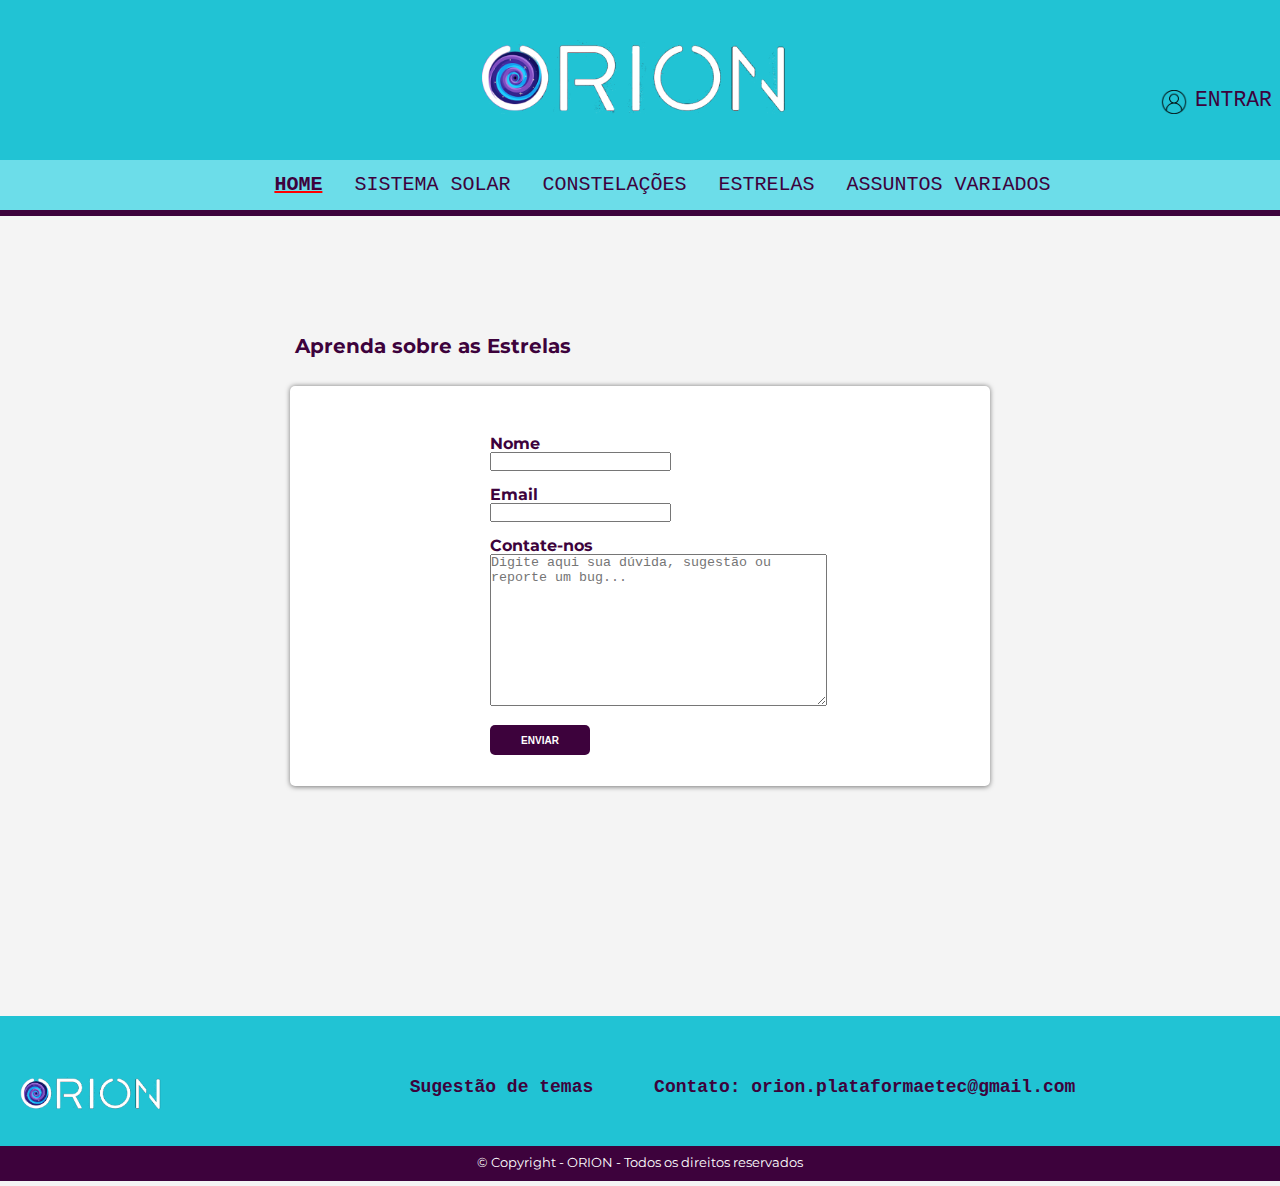
<file: Projeto orion/sugestao.html>
<?php
    
?>

<!DOCTYPE html>
<html lang="en">
<head>
    <link rel="stylesheet" href="css/reset.css">
    <link rel="stylesheet" href="css/header.css">
    <link rel="stylesheet" href="css/menu.css">
    <link rel="stylesheet" href="css/main.css">
    <link rel="stylesheet" href="css/main2.css">
    <link rel="stylesheet" href="css/carrosel.css">
    <link rel="stylesheet" href="css/abas.css">
    <link rel="stylesheet" href="css/artigo.css">
    <link rel="stylesheet" href="css/artigoMarte.css">
    <link rel="stylesheet" href="css/rodapeArtigo.css">
    <link rel="stylesheet" href="css/sugeestao.css">
    <meta charset="UTF-8">
    <meta http-equiv="X-UA-Compatible" content="IE=edge">
    <meta name="viewport" content="width=device-width, initial-scale=1.0">
    <meta name="viewport" content="width=device-width, initial-scale=1.0">
    <link href="https://fonts.googleapis.com/css2?family=Montserrat&display=swap" rel="stylesheet">
    <title>Ajuda | Orion</title>
</head>
<body>
    
    <div class="sombra">
    </div>
    <header class="cabeça">
        <div class="caixa-header">
            <h1 id="caixaLogo"><img src="img/logoOficial.png" id="img"> </h1>
            <div class="pesquisar">
            </div>
                
                        <nav class="botoes-extra">
                            <ul id="lista-FuncoesHeader">
              
                                <li id="entrarLi"><a href="cadastrar.html" style="text-decoration:none">ENTRAR</a></li>
                                <img src="img/iconeLogin.png" id="img-icone-login" alt="">
                            </ul>
                        </nav>
    </header>
    <div class="subHeader">
        <nav class="principais-temas">
            <ul id="lista-TemasHeader">
                <li id="homeLi" class="iten-lista"><a href="index.html">HOME</strong></a></li>
                <li id="sitemaSolarLi" class="iten-lista">SISTEMA SOLAR</a></li>
                <li id="constelacoesLi" class="iten-lista">CONSTELAÇÕES</a></li>
                <li id="estrelasLi" class="iten-lista">ESTRELAS</a></li>
                <li id="ASLi" class="iten-lista">ASSUNTOS VARIADOS</a></li>
            </ul>
        </nav>
    </div>


    <div class="caixaAbas">
        <div class="abas">
            <div class="caixaItensAbas1">
                <div class="itensAbas">
                    <p id="abaMercurio">Mercúrio</p>
                    <p  id="abaVenus">Vênus</p>
                    <p id="abaTerra">Terra</p>
                    <p id="abaMarte">Marte</p>
                    <p id="abaJúpiter">Júpiter</p>           
                    <p id="abaSaturno">Saturno</p>
                    <p id="abaUrano">Urano</p>
                    <p id="abaNetuno">Netuno</p>
                    </div>
            </div>
            <div class="caixaItensAbas2">
                <div class="itensAbas">
                    <p id="abaMercurio">Ursa Maior</p>
                    <p  id="abaVenus">Ursa Menor</p>
                    <p id="abaTerra">Cassiopéia</p>
                    <p id="abaMarte">Cruzeiro do Sul</p>
                    <p id="abaJúpiter">Pégaso</p>           
                    </div>
            </div>
            <div class="caixaItensAbas3">
                <div class="itensAbas">
                    <p id="abaMercurio">Vy Canis Majoris</p>
                    <p  id="abaVenus">V354 Cephei</p>
                    <p id="abaTerra">WOH  G64</p>
                    </div>
            </div>
            <div class="caixaItensAbas4">
                <div class="itensAbas">
                    <p id="abaMercurio">Estrelas cadentes</p>
                    <p  id="abaVenus">Teoria do Big Bang</p>
                    <p id="abaTerra">Órbitas: O que são?</p>
                    <p id="abaMarte">Asteróides</p>
                    </div>
            </div>
    </div>
    
    
        </div>


        <hr id="linhaDivisao">
        <div class="MAIN" id="MAIN2">
            <div class="imagemCarrocel" id="imagemCarrocel2"></div>
    <div class="caixa-mainArtigo" id="caixa-mainArtigo2">
    <main>
        <div class="titulo" id="tituloSugestao">
            <b>Aprenda sobre as Estrelas</b>
        </div>      
<div class="caixa-main">
    <div class="subCaixa-main">
      



        <form action="verifica_sugestao.php" method="post">
        
            <label for="nome">Nome</label><br>
            <input type="text" name="nome" id="" required><br><br>
    
    
            <label for="email"><b>Email<b></label><br>
            <input type="email" name="email" id="" required><br><br>
    
            <label for="sugestao">Contate-nos</label><br>
            <textarea name="sugestao" id="" cols="40" rows="10"  required placeholder="Digite aqui sua dúvida, sugestão ou reporte um bug..."></textarea><br><br>
    
            <input type="submit" value="ENVIAR" name="enviar" class="enviar">        
        </form>



    </div>
    </div>



    </main>

    <br><br><br><br>

</div>
    <footer>
        <div class="caixa-header">
            <img src="img/logoOficial.png" class="logoRodape">
            <div class="subRodape">
                <nav class="principais-temas">
                    <ul id="lista-TemasRodape">
                        <li id="lancamentosLi" class="iten-lista">Sugestão de temas</a></li>
                        <li id="estrelasLi" class="iten-lista">Contato: orion.plataformaetec@gmail.com</a></li>
                    </ul>
                </nav>
            </div>
        </div>
        <div class="subFooter">
            <div class="caixaFooter"><p>© Copyright - ORION - Todos os direitos reservados</p></div>
        </div>
    </footer>
    <script src="js/abas.js"></script>
    <script src="js/index.js"></script>
    <script src="js/carrossel.js"></script>
</body>
</html>
</file>
<file: Projeto orion/css/header.css>
header{
    width: 100%;
    height: 160px;
    background-color: #21c3d4;

}

.subHeader{
    top: -10px;
    width: 100%;
    height: 50px;
    background-color: #6cdde9;
    /*background-color: #62d8e5; original*/ 
    box-shadow: 0px 0.1px 0px black;
}
body{
    font-family: 'Montserrat';
     text-decoration: none; 
}
.sombra-ativada{
    width: 200%;
    height: 420%;
    background-color: black;
    position: absolute;
    z-index: 13;
    opacity: 0.5;
}

.caixa-header {
	position: relative;
	width: 940px;
    left: 100px;
    margin: 0 auto;   
}

#img{
    position: relative;
    margin: 0px auto;
    top: 40px;
    width: 33%;
    left: 200px;
}

.botao-menu-sair{
    width: 30px;
    height: 30px;
    cursor: pointer;
    position: absolute;
    top: 20px;
    right: 20px;
    
}

.barra1{
    width: 20px;
    height: 2px;
    background: #fff;
    margin: 8px;
    transform: rotate(140deg);
    position: absolute;
    top: 7px;
}

.barra2{
    width: 20px;
    height: 2px;
    background: #fff;
    margin: 8px;
    transform: rotate(45deg);
    position: absolute;
    top: 7px;
}
nav {
	position: absolute;
	top: 80px;
	right: 0;
}

nav li:hover {
	color: #fff;
	text-decoration: underline;
    cursor: pointer;
}

#img-produto1{
    width: 100%;
}

.lista li{
    background-color: #3d023cff;
    width: 210px;
    height: 300px;
    margin: 25px 15px;
    display: inline-block;
    border-radius: 10px;
    
}

.lista li:hover{
    cursor: pointer;
}

nav a {
	color: #3d023cff;

	text-decoration: none;
}

nav a:hover {
	color: #000000;
    color: #fff;
	text-decoration: none;
}

#lupa{
    width: 30px;
    position: absolute;
    margin-top: 15px;
    margin-left: 755px;
}
#buscar{
    position: absolute;
    top: -40px;
    left: 275px;
    font-size: 16pt;
}

li text{
    font-size: 5px;
}

#lupa-botao{
    position: absolute;
    margin-top: -308px;
    margin-left: 705px;
    width: 30px;
    box-shadow: 0 0 0 0;
    border: 0 none;
    outline: 0;
    background-color: #21c3d4;
}

#lupa:hover{
    cursor: pointer;
}

#entrarLi{
    position: absolute;
    top: -40px;
    left: 415px;
    font-size: 16pt;
}
#img-icone-login{
    position: absolute;
    top: -40px;
    left: 380px;
    width: 28px;
}

.invisivel{
    opacity: 0;
}

#lista-TemasHeader li{
    display: inline;
}
#lista-TemasHeader{
    margin: 0 0 0 25px;
    font-size: 20px;
    color: #3d023cff;
    font-family: monospace;
	display: inline;
    left: -300px;
    text-align: center;
}

#lista-FuncoesHeader li{
    display: inline;    
}

#lista-FuncoesHeader{
    margin: 0 0 0 25px;
    font-size: 30px;
    color: #3d023cff;
    font-family: monospace;
	display: inline;
    left: -200px;
    text-align: center;
}

.principais-temas{
    width: 100%;

	top: 175px;
    text-align: center;
    
}
.nav li{
    
}
.botoes-extra{
    top: 130px;
    left: 510px;
   
}
#homeLi{
    font-weight: bold;
    text-decoration: underline  red;
}
.iten-lista{
    margin: 0 0 0 20px;
}
</file>
<file: Projeto orion/css/menu.css>
* {
    margin: 0;
    padding: 0;
  }
  
  a {
    color: #fff;
    text-decoration: none;
  }
  
  a:hover {
    opacity: 0.7;
  }
  
  .menu3barras {
   position: absolute;
   top: 50px;;
   left: -280px;
  }  

  .titulo-menu{
      position: relative;
      left: 50px;
      top: 30px;

      font-size: 20pt;
      color: #fff;
  }

    .mobile-menu {
  
    display: none;
    cursor: pointer;
    
  }
  
  .mobile-menu div {
    width: 32px;
    height: 2px;
    background: #fff;
    margin: 8px;
  
  }
  

    .nav-list {
      z-index: 14;
      list-style: none;
      display: flex;
      position: fixed;
      top: 0;
      left: 0;
      width: 280px;
      height: 100%;
      opacity: 2;
      flex-direction: column;
      align-items: center;
      justify-content: space-around;
      transform: translateX(100%);

    }


.corpo:focus{
  opacity: 0.5;
}
    .nav-list li {
      margin-left: 0;
      opacity: 0;
    }
    .mobile-menu {
      display: block;
    }
  
  
  .nav-list.active {
    transform: translateX(0);
  }
  
  @keyframes navLinkFade {
    from {
      opacity: 0;
   
    }
    to {
      opacity: 1;
 
    }
  }

.invisivel{
  display: none;
}
</file>
<file: Projeto orion/css/main.css>
.caixa-main {
    top: 700px;
	position: relative;
    width: 1300px;
    height: 800px;
    margin: 0 auto;

   background-color: 2px solid;
    z-index: 7;
}

.subCaixa-main{
	position: relative;
    width: 95%;
    height: 800px;
    margin: 0 auto;
}

body{
    background-color: white;
}

.body2{
    background-color: #f4f4f4;
    position: absolute;
    top: 520px;
    width: 100%;
    height: 1200px;
    z-index: -1;   

}

#img-principal{
    position: absolute;
    top: 20px;
    left: -280px;
    width: 650px;
    height: 400px;
}
.BotaoSaibaMais{

  position: absolute;
  border-radius: 5px;
  bottom: 30px;
  height: 40px;
  width: 180px;
  text-align: center;
  font-size: 20pt;
  left: 14%;
  background-color: #21c3d4;


}
.rodape-imgPrincipal{
    position: absolute;
    top: 450px;
    height: 400px;
    width: 1100px;
    bottom: 0px;
    left: 14%;
    text-align: left;
  }


.BotaoSaibaMais p{
  color: #3d023cff;
  left: 20px;
  top: 5px;
  position: absolute;

}

.BotaoSaibaMais:hover{
    cursor: pointer;
}

.rodape-imgPrincipal p{
    color: white;
    font-size: 25pt;
    
}

.zoom{
    overflow: hidden; /* não deixa a imagem se expandir na hora do zoom*/
    cursor: pointer;
}
.zoom img {
	max-width: 100%;
	-moz-transition: all 0.3s;
	-webkit-transition: all 0.3s;
	transition: all 0.3s;
}

.zoom:hover img {
	-moz-transform: scale(1.1);
	-webkit-transform: scale(1.1);
	transform: scale(1.1);

}

.img-responsive{

    position: relative;
    
	width: 100%;
	height: 500px;
    border-radius: 2px;
     z-index: 2;


}

#caixaZoom1{
    position: absolute;
    top: 30px;

    width: 45%;
	height: 500px;
}

#caixaZoom2{
    position: relative;
    top: 28px;
    width: 300px;
    height: 200px;

}
.titulo{
    position: absolute;
    font-size: 15pt;
    color: #3d023cff;
    font-weight: bold;
}
#costelacao-img{
    position: absolute;
    width: 500px;
    height: 200px;
    top: 350px;

    border-radius: 2px;
}
#rodape-costelacao{
    position: absolute;
    top: 560px;
 
}

#linhaDivisao{
    border: 0;
    border-top: 6px solid #3d023cff;
}

#lixo{
position: absolute;
top: 1000px;
}

.caixaBranca1{
    position: absolute;
    top: 30px;
    left: -2px;
    border-radius: 10px;
    width: 45%;
    height: 700px;
  cursor: pointer;
    background-color: white;
    box-shadow: 0px 0.7px 5px rgba(0,0,0,0.5);
}

#rodape-imgPrincipal-Main{
    position: absolute;
    top: 545px;
    width: 45%;
    height: 500px;
    z-index: 2;
cursor: pointer;
}
.titulo-rodape{
    color: #3d023cff;
    font-size: 20pt;
    font-weight: bold;
}
.subtitulo-rodape{
   margin-top: 13px;
    
    color: rgb(39, 39, 39);
    font-size: 15pt;
}


.caixa-secundaria{
    position: absolute;
    width: 300px;
    height: 320px;

cursor: pointer;
}
.imgCaixaSecundaria{


    width: 305px;
    height: 200px;

    
}
.rodapeCaixaSecundaria{
    margin-top: 35px;
    font-size: 15pt;
    font-weight: bold;
  
}
.caixabrancaSecundaria{
    position: absolute;
    top: 27px;
    width: 300px;
    height: 310px;
    background: white;
    z-index: -1;
    left: -1px;
    border-radius: 10px;
    box-shadow: 0px 0.7px 5px rgba(0,0,0,0.5);
}

.caixa-terciaria{
    margin-top: 380px;
    width: 20%;
    height: 102px;
    cursor: pointer;
}
.imgCaixaTerciaria{
    z-index: -1;
    width: 110px;
    height: 101.5px;
    top: 20px;
}
.tituloTerciario{
    position: absolute;
    font-size: 10pt;
    color: white;
    font-weight: bold;
    left: 0;
    background-color: #3d023cff;
    background-size: cover;
    padding: 7px;
 
}
.rodapeCaixaTerciaria{
    position: absolute;
    left: 113px;
    width: 190px;
    height: 102px;
    top: -1px;
}
.textoTerciario{
    position: absolute;
    top: 27px;
    font-weight: bold;
}
.caixabrancaTerciaria{
    position: absolute;
    top: 0;
    width: 300px;
    height: 102px;
    background: white;
    z-index: -1;
    border-radius: 2px;
    box-shadow: 0px 0.7px 5px rgba(0,0,0,0.5);
}
#caixa1{
    position: absolute;

    left: 600px;
}
#caixa2{
    position: absolute;
    left: 930px;
}


#caixaTer1{
    position: absolute;
    left: 600px;
    top: 105px;
}
#caixaTer2{
    position: absolute;
    top: -20px;
    left: 600px;
}
    #caixaTer3{
    position: absolute;
    top: -20px;
    left: 930px;
}
#caixaTer4{
    position: absolute;
    top: 105px;
    left: 930px;
}
#caixaTer5{
    position: absolute;
    top: 230px;
    left: 930px;
}

#caixaTer6{
    position: absolute;
    top: 232px;
    left: 600px;
}


.titulo-ultimos{

    top: 900px;
    position: absolute;
    text-align: center;
    left: 500px;
}
.titulo-ultimos p{
    color: #3d023cff;
    font-size: 23pt;
    font-weight: bold;
}

.bordaColorida{
    position: absolute;


    width: 122%;
    height: 100%;
    border: #3d023cff solid 6px;

}

.rodapeTer{
    background-color: #3d023cff;
    height: 30px;
    width: 104.2%;
    left: -6px;
    position: absolute;
    bottom: -25px;
    text-align: center;
}
.rodapeTer p{
position: absolute;
    top: 5px;
    left: 100px;
font-size: 18px;
color: #ffffff;
}
a.link{
    background-color: transparent;
    z-index: -22;
    text-decoration: none;
    display: block;
    
}
</file>
<file: Projeto orion/css/main2.css>
.caixa-mainULT {
    top: 700px;
	position: relative;
    width: 1300px;
    height: 1000px;
    margin: 0 auto;

}

.subCaixa-mainULT{


	position: relative;
    width: 95%;
    height: 1000px;
    margin: 0 auto;

}

.ULTcaixaBranca{
    position: absolute;
    margin-top: 120px;
    left: -2px;

    width: 32.4%;
    height: 350px;
  
    background-color: #ffffff;
    box-shadow: 0px 0.7px 5px rgba(0,0,0,0.5);
    border-radius: 10px;

}
.ULTcaixaBranca :hover{

    
}
.ULTcaixaBranca1{
    left: -2px;
}

.ULTcaixaBranca2{
    left: 420px;
}

.ULTcaixaBranca3{
  
    left: 840px;
}

#ULTYoutube-img{
    position: absolute;
    width: 100%;
    height: 200px;
    border-radius: 2px;
    cursor: pointer;
    border-radius: 5px;
}



.lixo{
    position: absolute;
    top: 2000px;
}
#rodape-imgPrincipal-MainUlT1{
    position: absolute;
    margin-top: 205px;
    cursor: pointer;
    width: 100%;
    height: 500px;



}
#rodape-imgPrincipal-MainUlT2{
    position: absolute;
    margin-top: 205px;
    cursor: pointer;
    width: 100%;
    height: 200px;

}
#rodape-imgPrincipal-MainUlT21{
    position: absolute;
    margin-top: 205px;
    cursor: pointer;
    width: 100%;
    height: 200px;
}
#rodape-imgPrincipal-MainUlT3{
    position: absolute;
    margin-top: 205px;  
    width: 100%;
    height: 500px;
    cursor: pointer;

}
.titulo-rodapeULT{
    color: #3d023cff;
    font-size: 14pt;
    font-weight: bold;
}

.subtitulo-rodapeULT{
    margin-top: 8px;
    
    color: rgb(39, 39, 39);
    font-size: 13pt;
}

.titulo-ultimosULT{
    margin-top: 40px;
    position: absolute;
    text-align: center;
    left: 500px;
}
.titulo-ultimosULT, h1{
    color: #3d023cff;
    font-size: 23pt;
    font-weight: bold;
}

#caixaZoom3{
    position: absolute;
   z-index: 11;
    width: 100%;
    height: 200px;
}

.caixaYT{
    position: absolute;
    top: 500px;
    box-shadow: 0px 0.7px 5px rgba(0,0,0,0.5);
    width: 400px;
    height: 150px;
    cursor: pointer;
}

.imgYT{
    position: relative;
    width: 35%;
    height: 99.5%;
    border-radius: 5px;;
 
   
}

.sombraImg{
    z-index: 5;
    position: absolute;
    width: 35%;
    height: 99.5%;
    background-color:rgba(0,0,0,0.5);
    cursor: pointer;
}
.sombraImg:hover{
    transition: 0.5s all;
    background-color:rgba(0,0,0,0);
}
.tituloYT{
    position: relative;
    
    font-size: 13pt;
}
.paragrafoYT{
    margin-top: 20px;
}
.caixaYT p{
    position: relative;
    font-size: 11pt;
    margin-top: 150px;
    top: 12px;
}
.subCaixa{
    position: absolute;
    top: 5px;
    width: 260px;
 
    height: 100%;
    left: 150px;
}
.botaoPlay{
    position: absolute;
    width: 30%;
    top: 30px;
    left: 13px;
    opacity: 0.7;
    z-index: 3;
}
.botaoPlay:hover{
    transition: 0.5s all;
    opacity: 1;
}
#caixaYT1{
    margin-top: 100px;
}
#caixaYT2{
    margin-top: 100px;
    margin-left: 420px;
}

#caixaYT3{
    margin-top: 100px;
    margin-left: 841px;
}
#caixaYT4{
    margin-top: 275px;
}
#caixaYT5{
    margin-top: 275px;
    margin-left: 420px;
}
#caixaYT6{
    margin-top: 275px;
    margin-left: 841px;
}

.TituloVideosYT{
    position: absolute;
    top: 525px;
}
.TituloVideosYT h1{
    font-size: 18pt;
}
</file>
<file: Projeto orion/css/carrosel.css>
* {box-sizing:border-box}
.imagemCarrocel{
  width: 100%;
  height: 600px;
  box-shadow: 5px 5px 5px rgba(0,0,0,0.5);
}
/* Slideshow container */
.slideshow-container {
  width: 100%;
  position: absolute;
  top: 215px;
  

}

/* Hide the images by default 
.mySlides {
  display: none;
}
*/

/* Next & previous buttons */
.prev, .next {
  cursor: pointer;
  position: absolute;
  top: 50%;
  width: auto;
  margin-top: -22px;
  padding: 16px;
  color: white;
  font-weight: bold;
  font-size: 54px;
  transition: 0.6s ease;
  border-radius: 0 3px 3px 0;
  user-select: none;
}
.prev{
  left: 100px;
}
/* Position the "next button" to the right */
.next {
  right: 100px;
  border-radius: 3px 0 0 3px;
}

/* On hover, add a black background color with a little bit see-through */
.prev:hover, .next:hover {
  background-color: rgba(0,0,0,0.8);
}

/* Caption text */
.text {
  color: #f2f2f2;
  font-size: 15px;
  padding: 8px 12px;
  position: absolute;
  bottom: 8px;
  width: 100%;
  text-align: center;

}

/* Number text (1/3 etc) */

/* Fading animation */
.fade {
  -webkit-animation-name: fade;
  -webkit-animation-duration: 1.5s;
  animation-name: fade;
  animation-duration: 1.5s;
}

@-webkit-keyframes fade {
  from {opacity: .4}
  to {opacity: 1}
}

@keyframes fade {
  from {opacity: .4}
  to {opacity: 1}
}
</file>
<file: Projeto orion/css/abas.css>
.caixaAbas{
    position: relative;
	width: 940px;
    left: 0px;
    margin: 0 auto;   
  
}
.abas{
    position: absolute;
    margin-top: 0px;
    margin-left: -40px;
    width: 1000px;
    height: 250px;
    background-color: #6cdde9;
    z-index: 5;
    border-radius: 5px;
    box-shadow: 5px 5px 5px rgba(0,0,0,0.1);
    transition: 2s all;
    display: inline;
}

.itensAbas p{

    position: absolute;
    font-size: 13pt;
    color: #3d023cff;
    font-weight: bold;

}
.itensAbas :hover{

  
    color: white;

    cursor: pointer;
    text-decoration: underline;
}
#abaMercurio{
    margin-top: 20px;
    margin-left: 40px;
}
#abaVenus{
    margin-top: 20px;
    margin-left: 220px;
}
#abaTerra{
    margin-top: 20px;
    margin-left: 400px;
}

#abaMarte{
    margin-top: 20px;
    margin-left: 580px;
}


#abaJúpiter{
    margin-top: 20px;
    margin-left: 760px;
}
#abaSaturno{
    margin-top: 70px;
    margin-left: 40px;
}
#abaUrano{
    margin-top: 70px;
    margin-left: 220px;
}
#abaNetuno{
    margin-top: 70px;
    margin-left: 400px;
}
</file>
<file: Projeto orion/css/artigoConstOrion.css>
.caixa-mainArtigo{
    top: 70px;
	position: relative;
    width: 1050px;
    height: 900px;
    margin: 0 auto;


   background-color: 2px solid;
    z-index: 7;
    /*
    background-color: white;
    box-shadow: 0px 0.7px 1px rgba(0,0,0,0.5);
    */
}
#caixa-mainArtigo2{
    position: relative;
    margin-top: -100px;
}
.subCaixa-mainArtigo{
	position: relative;
    width: 71%;
    height: 2400px;
    margin: 0 auto;

    margin-left: 0;
    margin-top: 20px;
    background-color: white;
    box-shadow: 0px 0.7px 1px rgba(0,0,0,0.5);
}
.subTituloArtigo{
    color: black;
    font-weight: bold;
    font-size: 17pt;
    margin-left: 10px;
    margin-top: 10px;
}
body{
    background-color: #f5f5f5;
}

.tituloArtigo h1{
    font-size: 25pt;
    color: #3d023cff;
    font-weight: bold;

  
}
.tituloArtigo p{
    position: relative;
    margin-top: 13px;
    font-size: 12pt;
    color: #404040;
    font-weight: bold;
    line-height: 1.3;
}
.imgSaturno{
    position: relative;
    top: 7px;
    left: 7px;
    width: 98%;

}
.rodapeIMG{
    margin-top: 10px;
    font-size: 10pt;
    color: #6c6c6c;
    margin-left: 10px;
}
.textoArtigo{
    position: relative;
    top: 27px;
    left: 7px;
    width: 98%;
    height: 700px;
    
}
.textoArtigo p{
    padding: 10px;
    line-height: 1.5;
    font-size: 12pt;
    color:black;
}
.negrito{
    font-weight: bold;
}

#imgArtigo2{
    left: 0px;
      width: 100%;
}
.ULTcaixaBranca4{
    top: 0;
position: absolute;
    left: 720px;
}
.ULTcaixaBranca5{
    top: 420px;
position: absolute;
    left: 720px;
}

.ULTcaixaBrancaArtigo{
    position: absolute;
    margin-top: 130px;
    margin-left:40px;

    width: 25.4%;
    height: 380px;
  
    background-color: #ffffff;
    box-shadow: 0px 0.7px 5px rgba(0,0,0,0.5);
    border-radius: 10px;

}
.titulo-rodapeULTArtigo{
    margin-top: 3px;
    color: #3d023cff;
    font-size: 12pt;
    font-weight: bold;
}
.subtitulo-rodapeULTArtigo{
        margin-top: 8px;
        line-height: 1.2;
    color: rgb(39, 39, 39);
    font-size: 12pt;
}
.tituloArtigosSecundario{
    position: absolute;
    margin-left: 765px;
    z-index: 20;
margin-top: 20px;
}
.tituloArtigosSecundario p{
    font-size: 15pt;
    color: #3d023cff;
    font-weight: bold;

}
.tituloArtigo2{
    position: relative;
    margin-top: 50px;
    margin-left: 0;
    font-size: 17pt;
    color: #3d023cff;
    font-weight: bold;
}
.caixaSubituloArtigo{

    width: 750px;
}

.caixaYTArtigo{
    position: relative;
    margin-top: 0px;
    top: 500px;
    background-color: white;
    width: 750px;
    height: 170px;
    cursor: pointer;
}
#caixaYTArtigo1{
    margin-top:-460px;
}
#caixaYTArtigo2{
    margin-top: 10px;
}
#caixaYTArtigo3{
    margin-top: 10px;
}
.subCaixaArtigo{
    position: relative;
    margin-top: -171px;
    width: 490px;
 
    height: 100%;
    margin-left: 260px;

}
.cabeça{
    margin-top: -10px;
    position: relative;
}
</file>
<file: Projeto orion/css/artigo.css>
.caixa-mainArtigo{
    top: 100px;
	position: relative;
    width: 1050px;
    height: 900px;
    margin: 0 auto;


   background-color: 2px solid;
    z-index: 7;
    /*
    background-color: white;
    box-shadow: 0px 0.7px 1px rgba(0,0,0,0.5);
    */
}
.subCaixa-mainArtigo{
	position: relative;
    width: 71%;
    height: 2450px;
    margin: 0 auto;

    margin-left: 0;
    margin-top: 20px;
    background-color: white;
    box-shadow: 0px 0.7px 1px rgba(0,0,0,0.5);
}
.subTituloArtigo{
    color: black;
    font-weight: bold;
    font-size: 17pt;
    margin-left: 10px;
    margin-top: 10px;
}
body{
    background-color: #f5f5f5;
}

.tituloArtigo h1{
    font-size: 25pt;
    color: #3d023cff;
    font-weight: bold;
    position: relative;
  left: -10px;
}
.tituloArtigo p{
    position: relative;
    margin-top: 13px;
    font-size: 12pt;
    color: #404040;
    font-weight: bold;
    line-height: 1.3;}
.imgSaturno{
    position: relative;
    top: 7px;
    left: 7px;
    width: 98%;

}
.rodapeIMG{
    margin-top: 10px;
    font-size: 10pt;
    color: #6c6c6c;
    margin-left: 10px;
}
.textoArtigo{
    position: relative;
    top: 27px;
    left: 7px;
    width: 98%;
    height: 700px;
    
}
.textoArtigo p{
    padding: 10px;
    line-height: 1.5;
    font-size: 12pt;
    color:black;
}
.negrito{
    font-weight: bold;
}

#imgArtigo2{
    left: 0px;
      width: 100%;
}
.ULTcaixaBranca4{
    top: 0;
    position: absolute;
    left: 720px;
}
.ULTcaixaBranca5{
    top: 420px;
position: absolute;
    left: 720px;
}

.ULTcaixaBrancaArtigo{
    position: absolute;
    margin-top: 130px;
    margin-left:40px;

    width: 25.4%;
    height: 380px;
  
    background-color: #ffffff;
    box-shadow: 0px 0.7px 5px rgba(0,0,0,0.5);
    border-radius: 10px;

}
.titulo-rodapeULTArtigo{
    margin-top: 3px;
    color: #3d023cff;
    font-size: 12pt;
    font-weight: bold;
}
.subtitulo-rodapeULTArtigo{
        margin-top: 8px;
        line-height: 1.2;
    color: rgb(39, 39, 39);
    font-size: 12pt;
}
.tituloArtigosSecundario{
    position: absolute;
    margin-left: 765px;
    z-index: 20;
margin-top: 20px;
}
.tituloArtigosSecundario p{
    font-size: 15pt;
    color: #3d023cff;
    font-weight: bold;

}
.tituloArtigo2{
    position: relative;
    margin-top: 50px;
    margin-left: 0;
    font-size: 17pt;
    color: #3d023cff;
    font-weight: bold;
}
.caixaSubituloArtigo{

    width: 750px;
}

.caixaYTArtigo{
    position: relative;
    margin-top: 0px;
    top: 500px;
    background-color: white;
    width: 750px;
    height: 170px;
    cursor: pointer;
}
#caixaYTArtigo1{
    margin-top:-460px;
}
#caixaYTArtigo2{
    margin-top: 10px;
}
#caixaYTArtigo3{
    margin-top: 10px;
}
.subCaixaArtigo{
    position: relative;
    margin-top: -171px;
    width: 490px;
 
    height: 100%;
    margin-left: 260px;

}
#rodape-imgPrincipal-MainUlT2{
    position: absolute;
    top: -20px;
}
#rodape-imgPrincipal-MainUlT21{
    position: absolute;
    top: -45px;
}

.abas{
    position: absolute;
    margin-top: 0px;
    margin-left: -40px;
    width: 1000px;
    height: 100px;
    background-color: #6cdde9;
    z-index: 5;
    border-radius: 5px;
    box-shadow: 5px 5px 5px rgba(0,0,0,0.1);
    transition: 2s all;
    display: inline;
}
.titulo-ultimosULT, h1 {
    color: #3d023cff;
    font-size: 13pt;
    font-weight: bold;
    position: relative;
    margin-top: 10px;
    margin-left: 10px;
}

.subCaixaArtigo p {
    position: relative;
    margin-left: 10px;
    margin-top: 15px;
}
.cabeça{
    margin-top: -10px;
    position: relative;
}
</file>
<file: Projeto orion/css/rodapeArtigo.css>
.caixa-footer{
    width: 100%;
    height: 100px;
    background-color: red;
  }
  footer{
    text-align: center;
    width: 100%;
    background-color: #21c3d4;
    height: 130px;
    margin-top: 2940px;
  }
  
  .caixa-rodape {
      position: relative;
      width: 940px;
      left: 100px;
      margin: 0 auto;   
  }
  .logoRodape{
    position: relative;
    margin-top: 60px;
    margin-left: -1300px;
    width: 15%;
  }
  #itemsRodape{
    position: relative;
    margin-top: 20px;
  }
  
  .subRodape{
   position: relative;
   margin-top: -210px;
   margin-left: 0px;
  
   width: 900px;
  }
  #lista-TemasRodape li{
    display: inline;
    padding: 15px;
  }
  #lista-TemasRodape{
    margin: 0 0 0 25px;
    font-size: 18px;
    color: #3d023cff;
    font-family: monospace;
  display: inline;
    left: -300px;
    text-align: center;
    font-weight: bold;
  }
  .subFooter{
    width: 100%;
    height: 35px;
    z-index: 10;
    background-color: #3d023cff;
    position: relative;
    margin-top: 243px;
    text-align: center;
  }
  .caixaFooter{
    position: relative;
    margin-top: 20px;
    left: 0px;
    color: white;
  }
  .caixaFooter p{
    position: relative;
    font-size: 10pt;
    top: 10px;
  }
  .lixo{
    position: absolute;
    width: 100px;
    height: 100px;
    top: 2700px;
  }
</file>
<file: Projeto orion/css/responsivoArtigos.css>
@media (max-width: 65em) {
    header {
        width: 100%;
        height: 160px;
        background-color: #21c3d4;
        position: relative;
        top: -10px;
    }
    .subHeader {
        top: -20px;
        width: 100%;
        height: 50px;
        background-color: #6cdde9;
        box-shadow: 0px 0.1px 0px black;
    }

    #img {
        position: relative;
        text-align: center;
        margin: 0px auto;
        top: 40px;
        width: 33%;
        left: -50px;
    }
    .mobile-menu div {
        width: 32px;
        height: 2px;
        background: #fff;
        margin: 8px;
        left: 180px;
        position: absolute;
    }
    .iten-lista {
        margin: 0 0 0 8px;
    }
    .principais-temas {
        width: 100%;
        top: 165px;
        text-align: center;
    }
    .next {
        right: 0;
    }
  
    .next {
        right: 0px;
        border-radius: 3px 0 0 3px;
    }
    .prev {
      left: 0px;
    }
    .imagemCarrocel {
      width: 100%;
      height: 400px;
      box-shadow: 5px 5px 5px rgb(0 0 0 / 50%);
    }
    .rodape-imgPrincipal p {
      color: white;
      
      font-size: 13pt;
    }
    .rodape-imgPrincipal{
        position: absolute;
      margin-top: -200px;
      width: 400px;
      margin-left: -50px;
  
      }
      #img {
        position: relative;
        text-align: center;
        margin: 0px auto;
        top: 40px;
        width: 29%;
        left: -50px;
    }
    #entrarLi{
        position: absolute;
        top: -55px;
        left: -253px;
        font-size: 12pt;
        font-weight: bold;
    }
    #img-icone-login{
        position: absolute;
        top: -60px;
        left: -280px;
        width: 28px;
    }
    .caixa-mainArtigo{
      top: 50px;
      position: relative;
      width: 400px;
      height: 900px;
      margin: 0 auto;
      left: 0px;
  
     background-color: 2px solid;
      z-index: 7;
      margin-bottom: 900px;
  }
  .artigosRelacionados{
      position: relative;
      margin-top: 560px;
  }
  
  .subCaixa-mainArtigo {
    position: relative;
    width: 100%;
    height: 2650px;
  
}
.caixaSubituloArtigo{

    width: 400px;
}
.UltimosArtigos{
    position: absolute;
    top: 200px;
}
.ULTcaixaBranca4{
    position: absolute;
    top: 2750px;
    left: 0px;
}
.ULTcaixaBranca5{
    position: absolute;
    top: 2750px;
    left: 205px;
}
.ULTcaixaBrancaArtigo{
    position: absolute;
    margin-top: 130px;
    margin-left:0px;

    width: 48%;
    height: 380px;
  
    background-color: #ffffff;
    box-shadow: 0px 0.7px 5px rgba(0,0,0,0.5);
    border-radius: 10px;

}
.tituloArtigosSecundario{
    position: absolute;
    top: 2800px;
    left: -655px;
}
#ULTSol-img{
    width: 400px;
}
.caixaYTArtigo{
    position: relative;
    margin-top: 0px;
    top: 500px;
    background-color: white;
    width: 400px;
    height: 150px;
    cursor: pointer;
}
.subCaixaArtigo{
    position: relative;
    margin-top: -145px;
    width: 250px;
    left: -110px;
    height: 100%;
    margin-left: 260px;

}
#lancamentosLi{
    position: absolute;
    top: -30px;
    left: -100px;
}
#estrelasLi{
    position: absolute;
    top: 0px;
    left: -100px;
}


  }
</file>
<file: Projeto orion/css/artigoMarte.css>
.caixa-mainArtigo{
    top: 70px;
	position: relative;
    width: 1050px;
    height: 900px;
    margin: 0 auto;


   background-color: 2px solid;
    z-index: 7;
    /*
    background-color: white;
    box-shadow: 0px 0.7px 1px rgba(0,0,0,0.5);
    */
}
.subCaixa-mainArtigo{
	position: relative;
    width: 71%;
    height: 2500px;
    margin: 0 auto;

    margin-left: 0;
    margin-top: 20px;
    background-color: white;
    box-shadow: 0px 0.7px 1px rgba(0,0,0,0.5);
}
.subTituloArtigo{
    color: black;
    font-weight: bold;
    font-size: 17pt;
    margin-left: 10px;
    margin-top: 10px;
}
body{
    background-color: #f5f5f5;
}

.tituloArtigo h1{
    font-size: 25pt;
    color: #3d023cff;
    font-weight: bold;

  
}
.tituloArtigo p{
    position: relative;
    margin-top: 13px;
    font-size: 12pt;
    color: #404040;
    font-weight: bold;
    line-height: 1.3;
}
.imgSaturno{
    position: relative;
    top: 7px;
    left: 7px;
    width: 98%;

}
.rodapeIMG{
    margin-top: 10px;
    font-size: 10pt;
    color: #6c6c6c;
    margin-left: 10px;
}
.textoArtigo{
    position: relative;
    top: 27px;
    left: 7px;
    width: 98%;
    height: 700px;
    
}
.textoArtigo p{
    padding: 10px;
    line-height: 1.5;
    font-size: 12pt;
    color:black;
}
.negrito{
    font-weight: bold;
}

#imgArtigo2{
    left: 0px;
      width: 100%;
}
.ULTcaixaBranca4{
    top: 0;
position: absolute;
    left: 720px;
}
.ULTcaixaBranca5{
    top: 420px;
position: absolute;
    left: 720px;
}

.ULTcaixaBrancaArtigo{
    position: absolute;
    margin-top: 130px;
    margin-left:40px;

    width: 25.4%;
    height: 380px;
  
    background-color: #ffffff;
    box-shadow: 0px 0.7px 5px rgba(0,0,0,0.5);
    border-radius: 10px;

}
.titulo-rodapeULTArtigo{
    margin-top: 3px;
    color: #3d023cff;
    font-size: 12pt;
    font-weight: bold;
}
.subtitulo-rodapeULTArtigo{
        margin-top: 8px;
        line-height: 1.2;
    color: rgb(39, 39, 39);
    font-size: 12pt;
}
.tituloArtigosSecundario{
    position: absolute;
    margin-left: 765px;
    z-index: 20;
margin-top: 20px;
}
.tituloArtigosSecundario p{
    font-size: 15pt;
    color: #3d023cff;
    font-weight: bold;

}
.tituloArtigo2{
    position: relative;
    margin-top: 50px;
    margin-left: 0;
    font-size: 17pt;
    color: #3d023cff;
    font-weight: bold;
}
.caixaSubituloArtigo{

    width: 750px;
}

.caixaYTArtigo{
    position: relative;
    margin-top: 0px;
    top: 500px;
    background-color: white;
    width: 750px;
    height: 170px;
    cursor: pointer;
}
#caixaYTArtigo1{
    margin-top:-460px;
}
#caixaYTArtigo2{
    margin-top: 10px;
}
#caixaYTArtigo3{
    margin-top: 10px;
}
.subCaixaArtigo{
    position: relative;
    margin-top: -171px;
    width: 490px;
 
    height: 100%;
    margin-left: 260px;

}
</file>
<file: Projeto orion/css/artigoMatEscura.css>
.caixa-mainArtigo{
    top: 70px;
	position: relative;
    width: 1050px;
    height: 900px;
    margin: 0 auto;


   background-color: 2px solid;
    z-index: 7;
    /*
    background-color: white;
    box-shadow: 0px 0.7px 1px rgba(0,0,0,0.5);
    */
}
.subCaixa-mainArtigo{
	position: relative;
    width: 71%;
    height: 1535px;
    margin: 0 auto;

    margin-left: 0;
    margin-top: 20px;
    background-color: white;
    box-shadow: 0px 0.7px 1px rgba(0,0,0,0.5);
}
.subTituloArtigo{
    color: black;
    font-weight: bold;
    font-size: 17pt;
    margin-left: 10px;
    margin-top: 10px;
}
body{
    background-color: #f5f5f5;
}

.tituloArtigo h1{
    font-size: 25pt;
    color: #3d023cff;
    font-weight: bold;

  
}
.tituloArtigo p{
    position: relative;
    margin-top: 13px;
    font-size: 12pt;
    color: #404040;
    font-weight: bold;
    line-height: 1.3;
}
.imgSaturno{
    position: relative;
    top: 7px;
    left: 7px;
    width: 98%;

}
.rodapeIMG{
    margin-top: 10px;
    font-size: 10pt;
    color: #6c6c6c;
    margin-left: 10px;
}
.textoArtigo{
    position: relative;
    top: 27px;
    left: 7px;
    width: 98%;
    height: 700px;
    
}
.textoArtigo p{
    padding: 10px;
    line-height: 1.5;
    font-size: 12pt;
    color:black;
}
.negrito{
    font-weight: bold;
}

#imgArtigo2{
    left: 0px;
      width: 100%;
}
.ULTcaixaBranca4{
    top: 0;
position: absolute;
    left: 720px;
}
.ULTcaixaBranca5{
    top: 420px;
position: absolute;
    left: 720px;
}

.ULTcaixaBrancaArtigo{
    position: absolute;
    margin-top: 130px;
    margin-left:40px;

    width: 25.4%;
    height: 380px;
  
    background-color: #ffffff;
    box-shadow: 0px 0.7px 5px rgba(0,0,0,0.5);
    border-radius: 10px;

}
.titulo-rodapeULTArtigo{
    margin-top: 3px;
    color: #3d023cff;
    font-size: 12pt;
    font-weight: bold;
}
.subtitulo-rodapeULTArtigo{
        margin-top: 8px;
        line-height: 1.2;
    color: rgb(39, 39, 39);
    font-size: 12pt;
}
.tituloArtigosSecundario{
    position: absolute;
    margin-left: 765px;
    z-index: 20;
margin-top: 20px;
}
.tituloArtigosSecundario p{
    font-size: 15pt;
    color: #3d023cff;
    font-weight: bold;

}
.tituloArtigo2{
    position: relative;
    margin-top: 50px;
    margin-left: 0;
    font-size: 17pt;
    color: #3d023cff;
    font-weight: bold;
}
.caixaSubituloArtigo{

    width: 750px;
}

.caixaYTArtigo{
    position: relative;
    margin-top: 0px;
    top: 500px;
    background-color: white;
    width: 750px;
    height: 170px;
    cursor: pointer;
}
#caixaYTArtigo1{
    margin-top:-460px;
}
#caixaYTArtigo2{
    margin-top: 10px;
}
#caixaYTArtigo3{
    margin-top: 10px;
}
.subCaixaArtigo{
    position: relative;
    margin-top: -171px;
    width: 490px;
 
    height: 100%;
    margin-left: 260px;

}
</file>
<file: Projeto orion/css/rodapeArtigoME.css>
.caixa-footer{
    width: 100%;
    height: 100px;
    background-color: red;
  }
  footer{
    text-align: center;
    width: 100%;
    background-color: #21c3d4;
    height: 130px;
    position: relative;
    margin-top: 2050px;
  }
  
  .caixa-rodape {
      position: relative;
      width: 940px;
      left: 100px;
      margin: 0 auto;   
  }
  .logoRodape{
    position: relative;
    margin-top: 60px;
    margin-left: -1300px;
    width: 15%;
  }
  #itemsRodape{
    position: relative;
    margin-top: 20px;
  }
  
  .subRodape{
   position: relative;
   margin-top: -210px;
   margin-left: 0px;
  
   width: 900px;
  }
  #lista-TemasRodape li{
    display: inline;
    padding: 15px;
  }
  #lista-TemasRodape{
    margin: 0 0 0 25px;
    font-size: 18px;
    color: #3d023cff;
    font-family: monospace;
  display: inline;
    left: -300px;
    text-align: center;
    font-weight: bold;
  }
  .subFooter{
    width: 100%;
    height: 35px;
    z-index: 10;
    background-color: #3d023cff;
    position: relative;
    margin-top: 243px;
    text-align: center;
  }
  .caixaFooter{
    position: relative;
    margin-top: 20px;
    left: 0px;
    color: white;
  }
  .caixaFooter p{
    position: relative;
    font-size: 10pt;
    top: 10px;
  }
  .tituloYTArtigo{
    position: relative;
    margin-top: 10px;
    margin-left: 10px;
    font-size: 13pt;
}
  
  .subCaixaArtigo p{
    position: relative;
    margin-left: 10px;
    margin-top: 15px;
  }
  
  
  
  
  
  
  
  
  
  
  
  
  
  
  
  
  
  
  
  
  
  .lixo{
    position: absolute;
    width: 100px;
    height: 100px;
    top: 2700px;
  }
</file>
<file: Projeto orion/css/artigoMovimentosTerra.css>
.caixa-mainArtigo{
    top: 70px;
	position: relative;
    width: 1050px;
    height: 900px;
    margin: 0 auto;


   background-color: 2px solid;
    z-index: 7;
    /*
    background-color: white;
    box-shadow: 0px 0.7px 1px rgba(0,0,0,0.5);
    */
}
.subCaixa-mainArtigo{
	position: relative;
    width: 71%;
    height: 2200px;
    margin: 0 auto;

    margin-left: 0;
    margin-top: 20px;
    background-color: white;
    box-shadow: 0px 0.7px 1px rgba(0,0,0,0.5);
}
.subTituloArtigo{
    color: black;
    font-weight: bold;
    font-size: 17pt;
    margin-left: 10px;
    margin-top: 10px;
}
body{
    background-color: #f5f5f5;
}

.tituloArtigo h1{
    font-size: 25pt;
    color: #3d023cff;
    font-weight: bold;

  
}
.tituloArtigo p{
    position: relative;
    margin-top: 13px;
    font-size: 12pt;
    color: #404040;
    font-weight: bold;
    line-height: 1.3;
}
.imgSaturno{
    position: relative;
    top: 7px;
    left: 7px;
    width: 98%;

}
.rodapeIMG{
    margin-top: 10px;
    font-size: 10pt;
    color: #6c6c6c;
    margin-left: 10px;
}
.textoArtigo{
    position: relative;
    top: 27px;
    left: 7px;
    width: 98%;
    height: 700px;
    
}
.textoArtigo p{
    padding: 10px;
    line-height: 1.5;
    font-size: 12pt;
    color:black;
}
.negrito{
    font-weight: bold;
}

#imgArtigo2{
    left: 0px;
      width: 100%;
}
.ULTcaixaBranca4{
    top: 0;
position: absolute;
    left: 720px;
}
.ULTcaixaBranca5{
    top: 420px;
position: absolute;
    left: 720px;
}

.ULTcaixaBrancaArtigo{
    position: absolute;
    margin-top: 130px;
    margin-left:40px;

    width: 25.4%;
    height: 380px;
  
    background-color: #ffffff;
    box-shadow: 0px 0.7px 5px rgba(0,0,0,0.5);
    border-radius: 10px;

}
.titulo-rodapeULTArtigo{
    margin-top: 3px;
    color: #3d023cff;
    font-size: 12pt;
    font-weight: bold;
}
.subtitulo-rodapeULTArtigo{
        margin-top: 8px;
        line-height: 1.2;
    color: rgb(39, 39, 39);
    font-size: 12pt;
}
.tituloArtigosSecundario{
    position: absolute;
    margin-left: 765px;
    z-index: 20;
margin-top: 20px;
}
.tituloArtigosSecundario p{
    font-size: 15pt;
    color: #3d023cff;
    font-weight: bold;

}
.tituloArtigo2{
    position: relative;
    margin-top: 50px;
    margin-left: 0;
    font-size: 17pt;
    color: #3d023cff;
    font-weight: bold;
}
.caixaSubituloArtigo{

    width: 750px;
}

.caixaYTArtigo{
    position: relative;
    margin-top: 0px;
    top: 500px;
    background-color: white;
    width: 750px;
    height: 170px;
    cursor: pointer;
}
#caixaYTArtigo1{
    margin-top:-460px;
}
#caixaYTArtigo2{
    margin-top: 10px;
}
#caixaYTArtigo3{
    margin-top: 10px;
}
.subCaixaArtigo{
    position: relative;
    margin-top: -171px;
    width: 490px;
 
    height: 100%;
    margin-left: 260px;

}
</file>
<file: Projeto orion/css/rodapeArtigoMRT.css>
.caixa-footer{
    width: 100%;
    height: 100px;
    background-color: red;
  }
  footer{
    text-align: center;
    width: 100%;
    background-color: #21c3d4;
    height: 130px;
    position: relative;
    margin-top: 2750px;
  }
  
  .caixa-rodape {
      position: relative;
      width: 940px;
      left: 100px;
      margin: 0 auto;   
  }
  .logoRodape{
    position: relative;
    margin-top: 60px;
    margin-left: -1300px;
    width: 15%;
  }
  #itemsRodape{
    position: relative;
    margin-top: 20px;
  }
  
  .subRodape{
   position: relative;
   margin-top: -210px;
   margin-left: 0px;
  
   width: 900px;
  }
  #lista-TemasRodape li{
    display: inline;
    padding: 15px;
  }
  #lista-TemasRodape{
    margin: 0 0 0 25px;
    font-size: 18px;
    color: #3d023cff;
    font-family: monospace;
  display: inline;
    left: -300px;
    text-align: center;
    font-weight: bold;
  }
  .subFooter{
    width: 100%;
    height: 35px;
    z-index: 10;
    background-color: #3d023cff;
    position: relative;
    margin-top: 243px;
    text-align: center;
  }
  .caixaFooter{
    position: relative;
    margin-top: 20px;
    left: 0px;
    color: white;
  }
  .caixaFooter p{
    position: relative;
    font-size: 10pt;
    top: 10px;
  }
  .tituloYTArtigo{
    position: relative;
    margin-top: 10px;
    margin-left: 10px;
    font-size: 13pt;
}
  
  .subCaixaArtigo p{
    position: relative;
    margin-left: 10px;
    margin-top: 15px;
  }
  
  
  
  
  
  
  
  
  
  
  
  
  
  
  
  
  
  
  
  
  
  .lixo{
    position: absolute;
    width: 100px;
    height: 100px;
    top: 2700px;
  }
</file>
<file: Projeto orion/css/artigoSol.css>
#caixa-mainArtigo2{
    position: relative;
    margin-top: -100px;
}
</file>
<file: Projeto orion/css/sugeestao.css>
.caixa-main {
    top: 100px;
    left: 0px;
	position: relative;
    width: 700px;
    height: 400px;
    margin: 0 auto;

   background-color: 2px solid;
    z-index: 7;
    background-color: white;
border-radius: 5px;
box-shadow: 0px 0.7px 5px rgba(0,0,0,0.5);
}
#tituloSugestao{
    position: absolute;
    left: 180px;
    top: 50px;
}
.subCaixa-main{
	position: absolute;
    top: 50px;
    width: 100%;
    height: 400px;
    margin: 0 auto;

    left: 200px;
}

body{
    background-color: #f4f4f4;
}

footer{
    text-align: center;
    width: 100%;
    background-color: #21c3d4;
    height: 130px;
    margin-top: -100px;
  }
form{
    color: #3d023cff;
    font-weight: bold;
}
  .enviar {

	padding: 5px 0;
	background: #3d023cff;
	color: white;
	font-weight: bold;
	font-size: 10px;
	border: none;
	border-radius: 5px;
	transition: 1s all;
	cursor: pointer;
	width: 100px;
    height: 30px;
}

.enviar:hover {
	background: #3d023cff;
	transform: scale(1.1);
}
</file>
